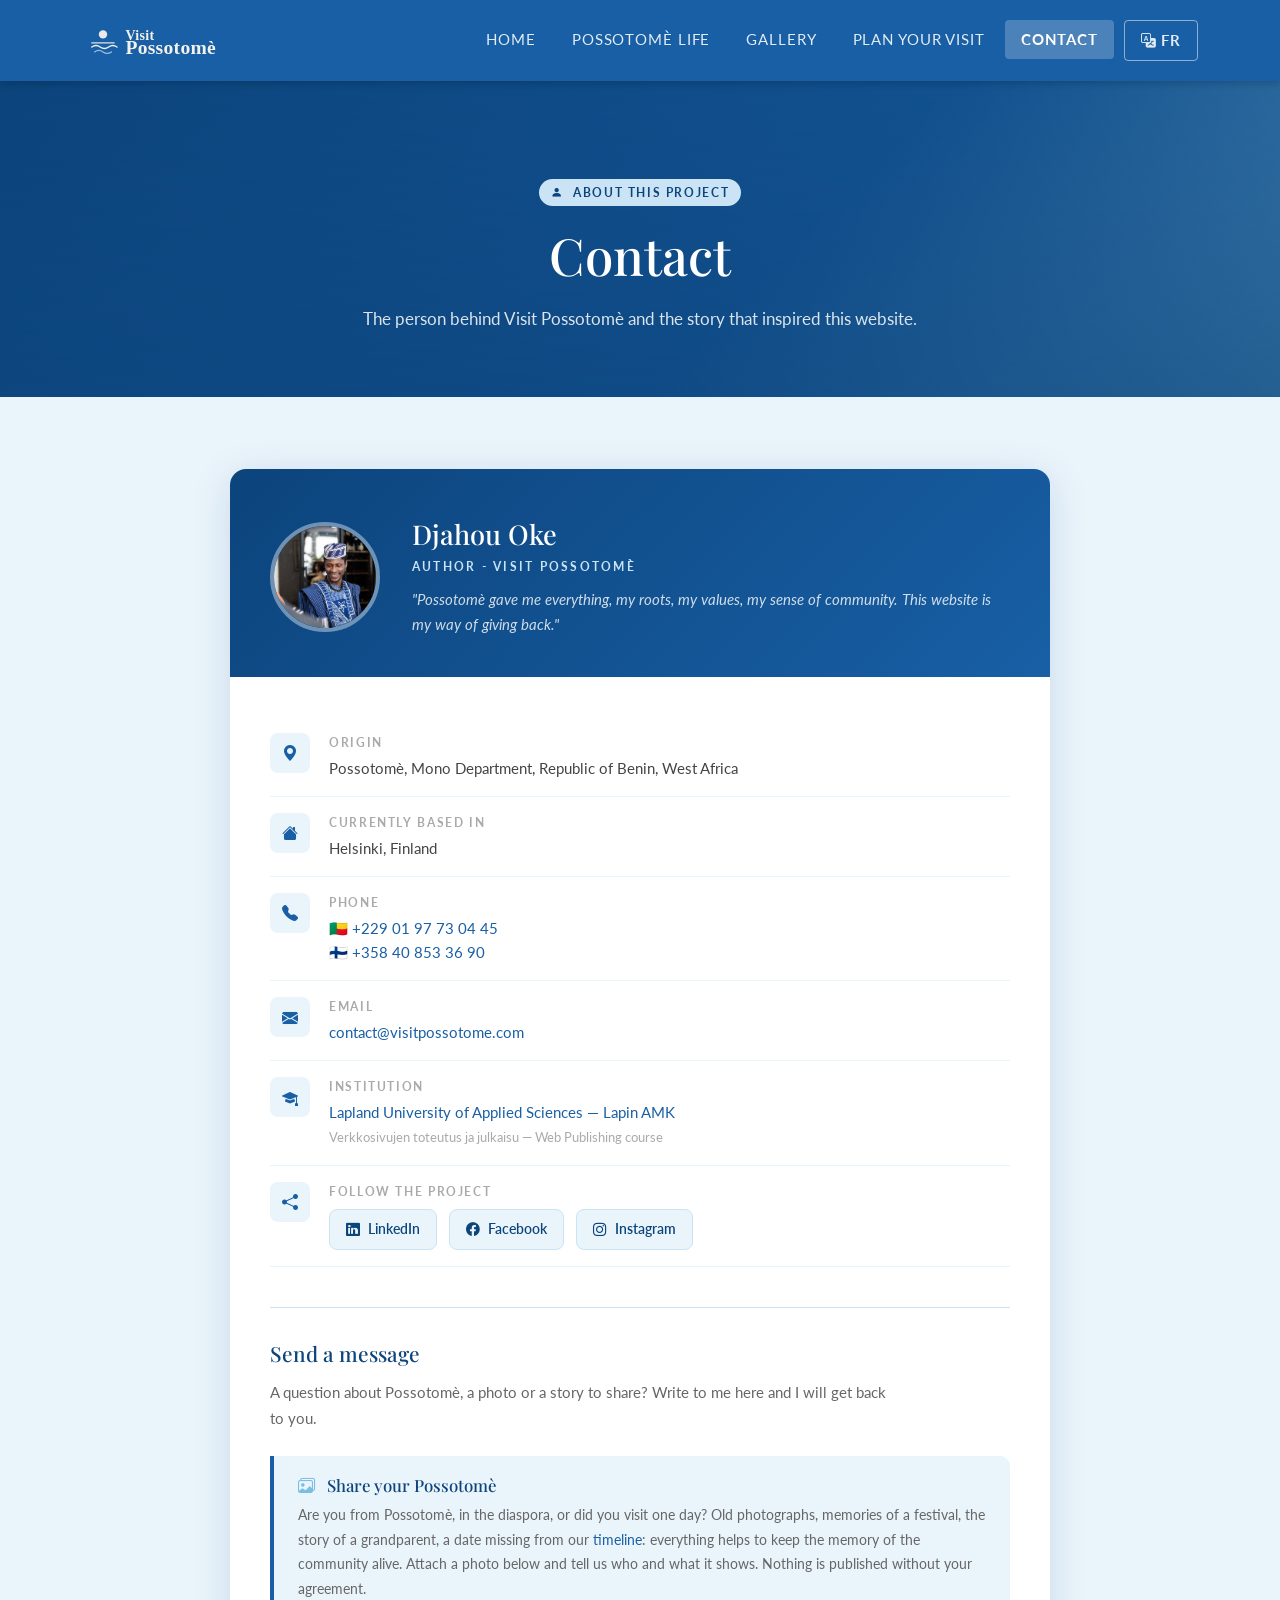
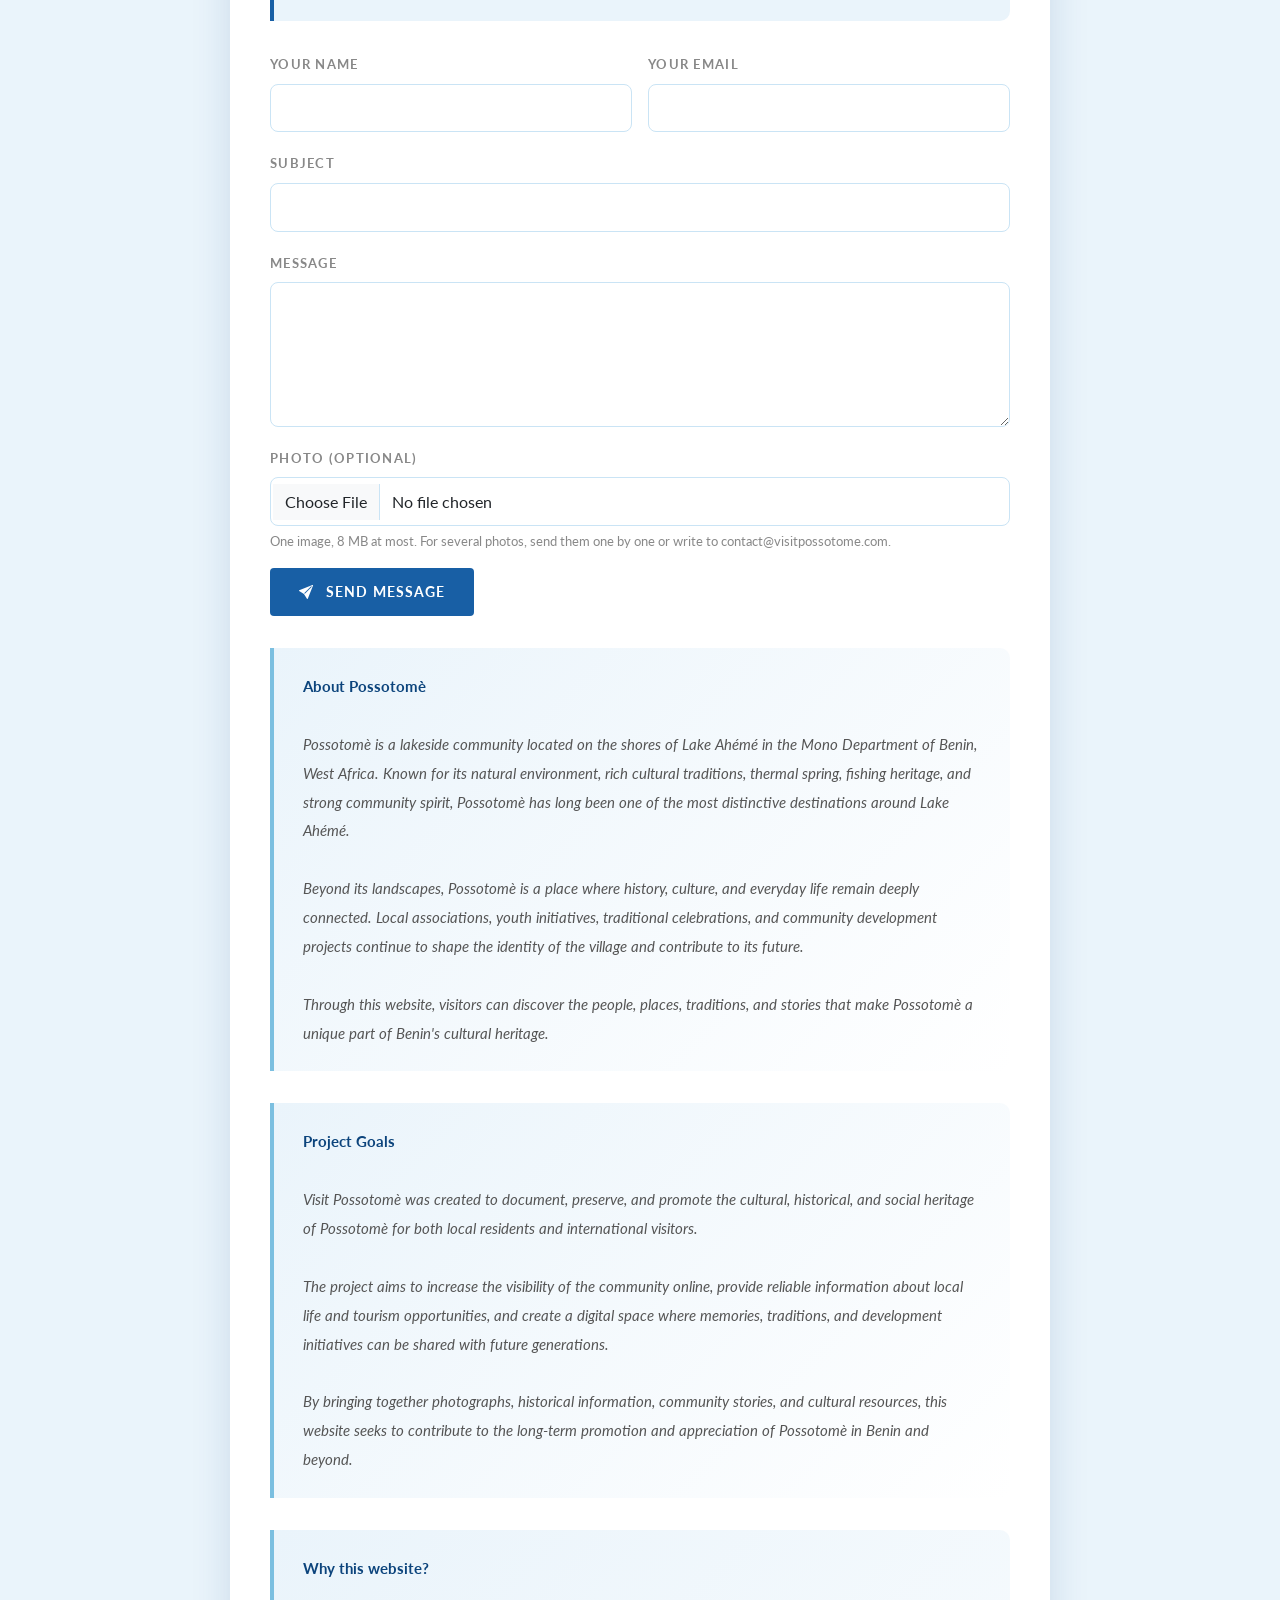
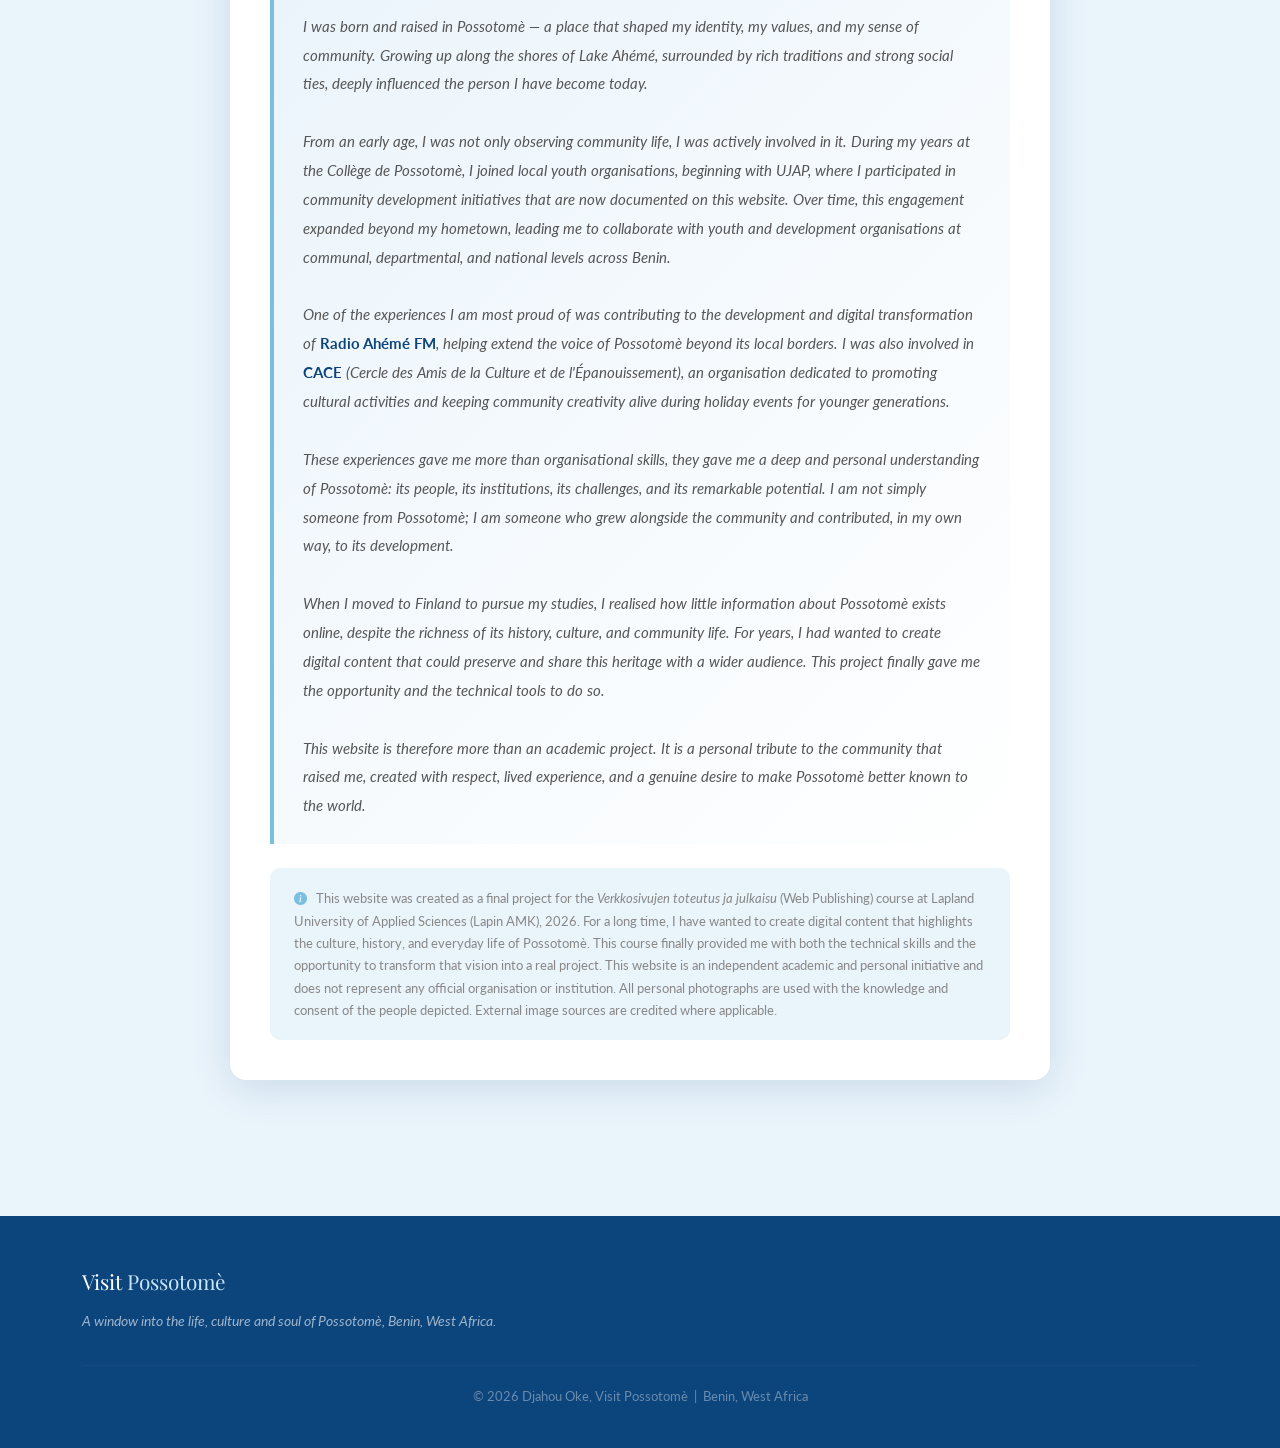
<file: contact.html>
<!DOCTYPE html>
<html lang="en">
<head>
  <meta charset="UTF-8">
  <meta name="viewport" content="width=device-width, initial-scale=1">
  <title>Contact & About | Visit Possotomè</title>
  <meta name="description" content="Contact Visit Possotomè — learn more about this project and its author, Djahou Oke, and send a message.">
  <meta name="theme-color" content="#185FA5">
  <link rel="canonical" href="https://visitpossotome.com/contact">
  <link rel="alternate" hreflang="en" href="https://visitpossotome.com/contact">
  <link rel="alternate" hreflang="fr" href="https://visitpossotome.com/fr/contact">
  <link rel="alternate" hreflang="x-default" href="https://visitpossotome.com/contact">

  <!-- Open Graph / Twitter -->
  <meta property="og:type" content="website">
  <meta property="og:site_name" content="Visit Possotomè">
  <meta property="og:title" content="Contact & About | Visit Possotomè">
  <meta property="og:description" content="The person behind Visit Possotomè and the story that inspired this website.">
  <meta property="og:url" content="https://visitpossotome.com/contact">
  <meta property="og:image" content="https://visitpossotome.com/img/possotome-cover.jpg">
  <meta property="og:image:width" content="1200">
  <meta property="og:image:height" content="630">
  <meta property="og:locale" content="en_GB">
  <meta property="og:locale:alternate" content="fr_FR">
  <meta name="twitter:card" content="summary_large_image">

  <!-- Icônes -->
  <link rel="icon" type="image/png" href="/favicon-96x96.png" sizes="96x96">
  <link rel="icon" type="image/svg+xml" href="/favicon.svg">
  <link rel="shortcut icon" href="/favicon.ico">
  <link rel="apple-touch-icon" sizes="180x180" href="/apple-touch-icon.png">
  <meta name="apple-mobile-web-app-title" content="Visit Possotomè">
  <link rel="manifest" href="/site.webmanifest">

  <!-- Polices + Bootstrap 5 + notre CSS unique -->
  <link rel="preconnect" href="https://fonts.googleapis.com">
  <link rel="preconnect" href="https://fonts.gstatic.com" crossorigin>
  <link rel="preconnect" href="https://cdn.jsdelivr.net" crossorigin>
  <link href="https://fonts.googleapis.com/css2?family=Playfair+Display:wght@400;700&family=Lato:wght@300;400;700&display=swap" rel="stylesheet">
  <link href="https://cdn.jsdelivr.net/npm/bootstrap@5.3.8/dist/css/bootstrap.min.css" rel="stylesheet">
  <link href="https://cdn.jsdelivr.net/npm/bootstrap-icons@1.11.0/font/bootstrap-icons.css" rel="stylesheet">
  <link rel="stylesheet" href="css/style.css">
</head>
<body>

  <a class="skip-link" href="#main">Skip to content</a>

  <!-- ============================================
       NAVBAR
       ============================================ -->
  <nav class="navbar navbar-expand-lg sticky-top" aria-label="Main navigation">
    <div class="container">
      <a class="navbar-brand d-flex align-items-center" href="index.html">
        <img src="img/logo.svg" alt="Visit Possotomè" class="logo-img" width="220" height="60">
      </a>
      <button class="navbar-toggler" type="button"
              data-bs-toggle="collapse"
              data-bs-target="#menuPrincipal"
              aria-controls="menuPrincipal"
              aria-expanded="false"
              aria-label="Open navigation menu">
        <span class="navbar-toggler-icon"></span>
      </button>
      <div class="collapse navbar-collapse" id="menuPrincipal">
        <ul class="navbar-nav ms-auto gap-1">
          <li class="nav-item"><a class="nav-link" href="index.html">Home</a></li>
          <li class="nav-item"><a class="nav-link" href="life.html">Possotomè Life</a></li>
          <li class="nav-item"><a class="nav-link" href="gallery.html">Gallery</a></li>
          <li class="nav-item"><a class="nav-link" href="visit.html">Plan Your Visit</a></li>
          <li class="nav-item"><a class="nav-link active" aria-current="page" href="contact.html">Contact</a></li>
          <li class="nav-item"><a class="nav-link vp-lang" href="fr/contact.html" lang="fr" hreflang="fr" aria-label="Version française"><i class="bi bi-translate me-1" aria-hidden="true"></i>FR</a></li>
        </ul>
      </div>
    </div>
  </nav>

  <main id="main">

  <!-- ============================================
       EN-TÊTE DE PAGE
       ============================================ -->
  <header class="vp-page-hero">
    <span class="vp-tag mb-3 d-inline-block">
      <i class="bi bi-person-fill me-1" aria-hidden="true"></i> About this project
    </span>
    <h1>Contact</h1>
    <p>
      The person behind Visit Possotomè and the story
      that inspired this website.
    </p>
  </header>

  <!-- ============================================
       CARTE DE VISITE
       ============================================ -->
  <section class="vp-section vp-section-light" aria-label="Contact details and about the author">
    <div class="container">

      <div class="vp-contact-card">

        <!-- EN-TÊTE : photo + nom + citation courte -->
        <div class="vp-contact-card-header">
          <img src="img/sabin.jpg"
               alt="Djahou Oke, author of Visit Possotomè"
               class="vp-contact-avatar" width="110" height="110">

          <div class="vp-contact-header-info">
            <h2>Djahou Oke</h2>
            <div class="vp-contact-role">Author - Visit Possotomè</div>
            <p>
              "Possotomè gave me everything, my roots, my values,
              my sense of community. This website is my way of giving back."
            </p>
          </div>
        </div>

        <!-- CORPS : informations de contact -->
        <div class="vp-contact-card-body">

          <!-- Origine -->
          <div class="vp-contact-info-row">
            <div class="vp-contact-info-icon"><i class="bi bi-geo-alt-fill" aria-hidden="true"></i></div>
            <div>
              <div class="vp-contact-info-label">Origin</div>
              <div class="vp-contact-info-value">
                Possotomè, Mono Department, Republic of Benin, West Africa
              </div>
            </div>
          </div>

          <!-- Localisation actuelle -->
          <div class="vp-contact-info-row">
            <div class="vp-contact-info-icon"><i class="bi bi-house-fill" aria-hidden="true"></i></div>
            <div>
              <div class="vp-contact-info-label">Currently based in</div>
              <div class="vp-contact-info-value">Helsinki, Finland</div>
            </div>
          </div>

          <!-- Téléphone -->
          <div class="vp-contact-info-row">
            <div class="vp-contact-info-icon"><i class="bi bi-telephone-fill" aria-hidden="true"></i></div>
            <div>
              <div class="vp-contact-info-label">Phone</div>
              <div class="vp-contact-info-value">
                <a href="tel:+2290197730445"><span aria-hidden="true">🇧🇯</span> +229 01 97 73 04 45 <span class="visually-hidden">(Benin)</span></a>
                <br>
                <a href="tel:+358408533690"><span aria-hidden="true">🇫🇮</span> +358 40 853 36 90 <span class="visually-hidden">(Finland)</span></a>
              </div>
            </div>
          </div>

          <!-- Email -->
          <div class="vp-contact-info-row">
            <div class="vp-contact-info-icon"><i class="bi bi-envelope-fill" aria-hidden="true"></i></div>
            <div>
              <div class="vp-contact-info-label">Email</div>
              <div class="vp-contact-info-value">
                <a href="mailto:contact@visitpossotome.com">contact@visitpossotome.com</a>
              </div>
            </div>
          </div>

          <!-- Institution -->
          <div class="vp-contact-info-row">
            <div class="vp-contact-info-icon"><i class="bi bi-mortarboard-fill" aria-hidden="true"></i></div>
            <div>
              <div class="vp-contact-info-label">Institution</div>
              <div class="vp-contact-info-value">
                <a href="https://www.lapinamk.fi" target="_blank" rel="noopener noreferrer">
                  Lapland University of Applied Sciences — Lapin AMK
                </a><br>
                <span class="vp-contact-info-small">
                  Verkkosivujen toteutus ja julkaisu — Web Publishing course
                </span>
              </div>
            </div>
          </div>

          <!-- Réseaux sociaux -->
          <div class="vp-contact-info-row">
            <div class="vp-contact-info-icon"><i class="bi bi-share-fill" aria-hidden="true"></i></div>
            <div>
              <div class="vp-contact-info-label">Follow the project</div>
              <div class="vp-social-links">
                <a href="https://www.linkedin.com/in/djahou-oke" target="_blank" class="vp-social-btn" rel="noopener noreferrer">
                  <i class="bi bi-linkedin" aria-hidden="true"></i> LinkedIn
                </a>
                <a href="https://www.facebook.com/share/1CPqD4ivii/" class="vp-social-btn" target="_blank" rel="noopener noreferrer">
                  <i class="bi bi-facebook" aria-hidden="true"></i> Facebook
                </a>
                <a href="https://www.instagram.com/okedjahou" class="vp-social-btn" target="_blank" rel="noopener noreferrer">
                  <i class="bi bi-instagram" aria-hidden="true"></i> Instagram
                </a>
              </div>
            </div>
          </div>

          <!-- ============================================
               FORMULAIRE DE CONTACT (Netlify Forms)
               Netlify détecte l'attribut data-netlify au
               déploiement et collecte les messages dans
               le tableau de bord du site (Forms).
               ============================================ -->
          <div class="vp-contact-form" id="message">
            <h3>Send a message</h3>
            <p class="vp-section-sub mx-0 mb-4">
              A question about Possotomè, a photo or a story to share?
              Write to me here and I will get back to you.
            </p>

            <!-- Appel à contribution -->
            <div class="vp-contribute" id="contribute">
              <h4>
                <i class="bi bi-images me-2 vp-icon-accent" aria-hidden="true"></i>
                Share your Possotomè
              </h4>
              <p>
                Are you from Possotomè, in the diaspora, or did you visit one
                day? Old photographs, memories of a festival, the story of a
                grandparent, a date missing from our
                <a href="life.html#history">timeline</a>: everything helps
                to keep the memory of the community alive. Attach a photo
                below and tell us who and what it shows. Nothing is published
                without your agreement.
              </p>
            </div>

            <form name="contact" method="POST" action="/thank-you.html"
                  enctype="multipart/form-data"
                  data-netlify="true" netlify-honeypot="bot-field">
              <input type="hidden" name="form-name" value="contact">
              <p class="visually-hidden">
                <label>Don't fill this out if you're human: <input name="bot-field"></label>
              </p>

              <div class="row g-3">
                <div class="col-md-6">
                  <label for="name" class="form-label">Your name</label>
                  <input type="text" class="form-control" id="name" name="name" required autocomplete="name">
                </div>
                <div class="col-md-6">
                  <label for="email" class="form-label">Your email</label>
                  <input type="email" class="form-control" id="email" name="email" required autocomplete="email">
                </div>
                <div class="col-12">
                  <label for="subject" class="form-label">Subject</label>
                  <input type="text" class="form-control" id="subject" name="subject" required>
                </div>
                <div class="col-12">
                  <label for="messageText" class="form-label">Message</label>
                  <textarea class="form-control" id="messageText" name="message" rows="5" required></textarea>
                </div>
                <div class="col-12">
                  <label for="photo" class="form-label">Photo (optional)</label>
                  <input type="file" class="form-control" id="photo" name="photo"
                         accept="image/*" aria-describedby="photoHelp">
                  <div class="form-text" id="photoHelp">
                    One image, 8 MB at most. For several photos, send them one
                    by one or write to contact@visitpossotome.com.
                  </div>
                </div>
                <div class="col-12">
                  <button type="submit" class="vp-btn">
                    <i class="bi bi-send-fill me-2" aria-hidden="true"></i> Send message
                  </button>
                </div>
              </div>
            </form>
          </div>

          <!-- À propos -->
          <div class="vp-personal-message">
            <strong>About Possotomè</strong><br><br>
            Possotomè is a lakeside community located on the shores of Lake Ahémé
            in the Mono Department of Benin, West Africa. Known for its natural
            environment, rich cultural traditions, thermal spring, fishing heritage,
            and strong community spirit, Possotomè has long been one of the most
            distinctive destinations around Lake Ahémé.
            <br><br>
            Beyond its landscapes, Possotomè is a place where history, culture,
            and everyday life remain deeply connected. Local associations, youth
            initiatives, traditional celebrations, and community development projects
            continue to shape the identity of the village and contribute to its future.
            <br><br>
            Through this website, visitors can discover the people, places, traditions,
            and stories that make Possotomè a unique part of Benin's cultural heritage.
          </div>

          <div class="vp-personal-message">
            <strong>Project Goals</strong><br><br>
            Visit Possotomè was created to document, preserve, and promote the cultural,
            historical, and social heritage of Possotomè for both local residents and
            international visitors.
            <br><br>
            The project aims to increase the visibility of the community online,
            provide reliable information about local life and tourism opportunities,
            and create a digital space where memories, traditions, and development
            initiatives can be shared with future generations.
            <br><br>
            By bringing together photographs, historical information, community stories,
            and cultural resources, this website seeks to contribute to the long-term
            promotion and appreciation of Possotomè in Benin and beyond.
          </div>

          <div class="vp-personal-message">
            <strong>Why this website?</strong><br><br>
            I was born and raised in Possotomè — a place that shaped my identity,
            my values, and my sense of community. Growing up along the shores of
            Lake Ahémé, surrounded by rich traditions and strong social ties,
            deeply influenced the person I have become today.<br><br>

            From an early age, I was not only observing community life,
            I was actively involved in it. During my years at the Collège de Possotomè,
            I joined local youth organisations, beginning with UJAP, where I
            participated in community development initiatives that are now documented
            on this website. Over time, this engagement expanded beyond my hometown,
            leading me to collaborate with youth and development organisations at
            communal, departmental, and national levels across Benin.<br><br>

            One of the experiences I am most proud of was contributing to the
            development and digital transformation of <strong>Radio Ahémé FM</strong>,
            helping extend the voice of Possotomè beyond its local borders.
            I was also involved in <strong>CACE</strong>
            (Cercle des Amis de la Culture et de l'Épanouissement),
            an organisation dedicated to promoting cultural activities and keeping
            community creativity alive during holiday events for younger generations.<br><br>

            These experiences gave me more than organisational skills,
            they gave me a deep and personal understanding of Possotomè:
            its people, its institutions, its challenges, and its remarkable potential.
            I am not simply someone from Possotomè; I am someone who grew alongside
            the community and contributed, in my own way, to its development.<br><br>

            When I moved to Finland to pursue my studies, I realised how little
            information about Possotomè exists online, despite the richness of its
            history, culture, and community life. For years, I had wanted to create
            digital content that could preserve and share this heritage with a wider audience.
            This project finally gave me the opportunity and the technical tools to do so.<br><br>

            This website is therefore more than an academic project.
            It is a personal tribute to the community that raised me,
            created with respect, lived experience, and a genuine desire
            to make Possotomè better known to the world.
          </div>

          <!-- Disclaimer -->
          <div class="vp-disclaimer">
            <i class="bi bi-info-circle-fill" aria-hidden="true"></i>
            This website was created as a final project for the
            <em>Verkkosivujen toteutus ja julkaisu</em> (Web Publishing)
            course at Lapland University of Applied Sciences (Lapin AMK), 2026.
            For a long time, I have wanted to create digital content that highlights
            the culture, history, and everyday life of Possotomè. This course finally
            provided me with both the technical skills and the opportunity to transform
            that vision into a real project.
            This website is an independent academic and personal initiative and does not
            represent any official organisation or institution.
            All personal photographs are used with the knowledge and consent of the people
            depicted. External image sources are credited where applicable.
          </div>

        </div>
        <!-- fin vp-contact-card-body -->

      </div>
      <!-- fin vp-contact-card -->

    </div>
  </section>

  </main>

  <!-- ============================================
       FOOTER
       ============================================ -->
  <footer>
    <div class="container">
      <div class="vp-footer-brand">Visit <span>Possotomè</span></div>
      <p class="vp-footer-personal">
        A window into the life, culture and soul of Possotomè, Benin, West Africa.
      </p>
      <hr class="vp-footer-divider">
      <p class="vp-footer-bottom">
        &copy; 2026 Djahou Oke, Visit Possotomè &nbsp;|&nbsp; Benin, West Africa
      </p>
    </div>
  </footer>

  <!-- Bootstrap 5 JS -->
  <script src="https://cdn.jsdelivr.net/npm/bootstrap@5.3.8/dist/js/bootstrap.bundle.min.js" defer></script>

</body>
</html>
</file>
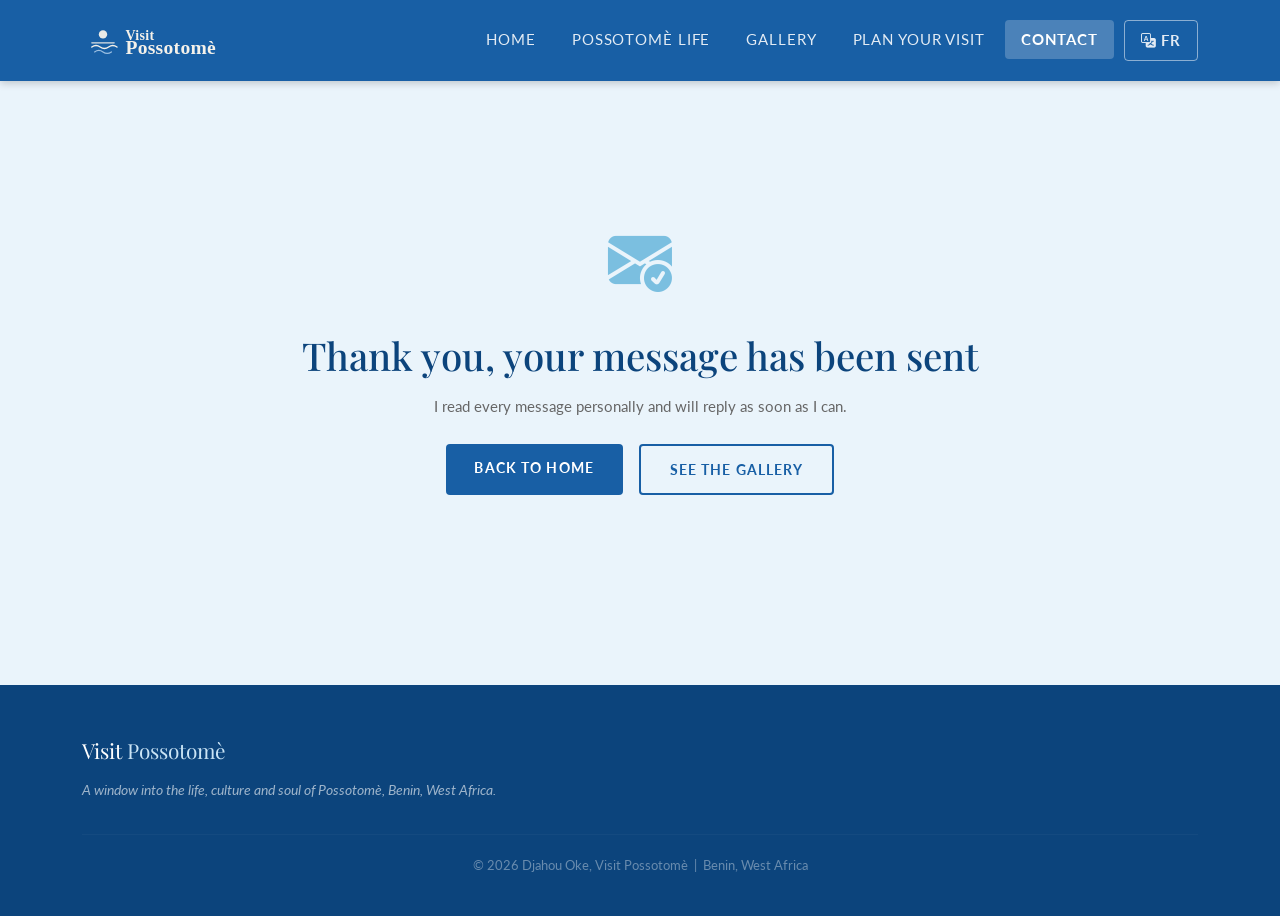
<file: thank-you.html>
<!DOCTYPE html>
<html lang="en">
<head>
  <meta charset="UTF-8">
  <meta name="viewport" content="width=device-width, initial-scale=1">
  <title>Message sent | Visit Possotomè</title>
  <meta name="robots" content="noindex">
  <meta name="theme-color" content="#185FA5">

  <!-- Icônes -->
  <link rel="icon" type="image/png" href="/favicon-96x96.png" sizes="96x96">
  <link rel="icon" type="image/svg+xml" href="/favicon.svg">
  <link rel="shortcut icon" href="/favicon.ico">
  <link rel="apple-touch-icon" sizes="180x180" href="/apple-touch-icon.png">

  <link rel="preconnect" href="https://fonts.googleapis.com">
  <link rel="preconnect" href="https://fonts.gstatic.com" crossorigin>
  <link href="https://fonts.googleapis.com/css2?family=Playfair+Display:wght@400;700&family=Lato:wght@300;400;700&display=swap" rel="stylesheet">
  <link href="https://cdn.jsdelivr.net/npm/bootstrap@5.3.8/dist/css/bootstrap.min.css" rel="stylesheet">
  <link href="https://cdn.jsdelivr.net/npm/bootstrap-icons@1.11.0/font/bootstrap-icons.css" rel="stylesheet">
  <link rel="stylesheet" href="css/style.css">
</head>
<body>

  <a class="skip-link" href="#main">Skip to content</a>

  <nav class="navbar navbar-expand-lg sticky-top" aria-label="Main navigation">
    <div class="container">
      <a class="navbar-brand d-flex align-items-center" href="index.html">
        <img src="img/logo.svg" alt="Visit Possotomè" class="logo-img" width="220" height="60">
      </a>
      <button class="navbar-toggler" type="button"
              data-bs-toggle="collapse"
              data-bs-target="#menuPrincipal"
              aria-controls="menuPrincipal"
              aria-expanded="false"
              aria-label="Open navigation menu">
        <span class="navbar-toggler-icon"></span>
      </button>
      <div class="collapse navbar-collapse" id="menuPrincipal">
        <ul class="navbar-nav ms-auto gap-1">
          <li class="nav-item"><a class="nav-link" href="index.html">Home</a></li>
          <li class="nav-item"><a class="nav-link" href="life.html">Possotomè Life</a></li>
          <li class="nav-item"><a class="nav-link" href="gallery.html">Gallery</a></li>
          <li class="nav-item"><a class="nav-link" href="visit.html">Plan Your Visit</a></li>
          <li class="nav-item"><a class="nav-link active" aria-current="page" href="contact.html">Contact</a></li>
          <li class="nav-item"><a class="nav-link vp-lang" href="fr/index.html" lang="fr" hreflang="fr" aria-label="Version française"><i class="bi bi-translate me-1" aria-hidden="true"></i>FR</a></li>
        </ul>
      </div>
    </div>
  </nav>

  <main id="main">
    <section class="vp-404">
      <div class="container">
        <i class="bi bi-envelope-check-fill vp-thanks-icon" aria-hidden="true"></i>
        <h1 class="mt-3">Thank you, your message has been sent</h1>
        <p class="vp-section-sub mb-4">
          I read every message personally and will reply as soon as I can.
        </p>
        <div class="d-flex flex-wrap justify-content-center gap-3">
          <a href="index.html" class="vp-btn">Back to Home</a>
          <a href="gallery.html" class="vp-btn-outline">See the gallery</a>
        </div>
      </div>
    </section>
  </main>

  <footer>
    <div class="container">
      <div class="vp-footer-brand">Visit <span>Possotomè</span></div>
      <p class="vp-footer-personal">
        A window into the life, culture and soul of Possotomè, Benin, West Africa.
      </p>
      <hr class="vp-footer-divider">
      <p class="vp-footer-bottom">
        &copy; 2026 Djahou Oke, Visit Possotomè &nbsp;|&nbsp; Benin, West Africa
      </p>
    </div>
  </footer>

  <script src="https://cdn.jsdelivr.net/npm/bootstrap@5.3.8/dist/js/bootstrap.bundle.min.js" defer></script>
</body>
</html>
</file>
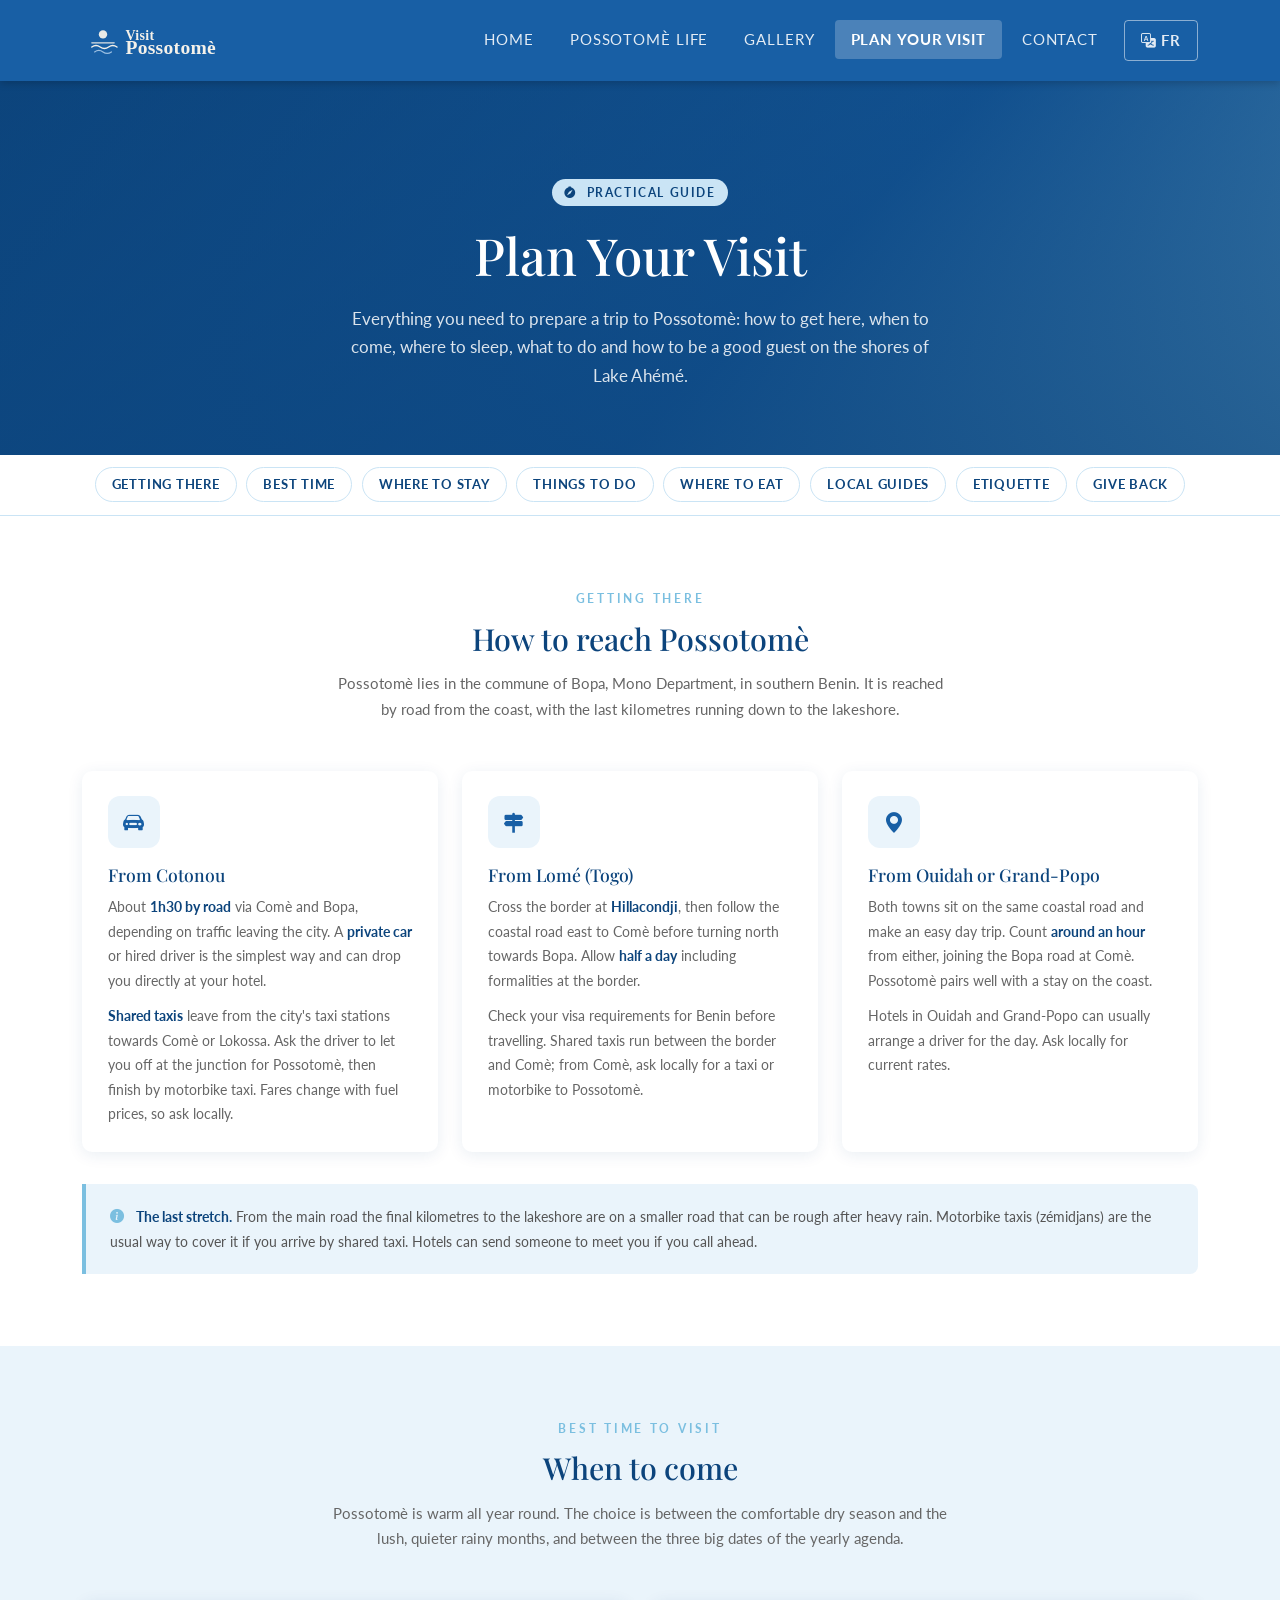
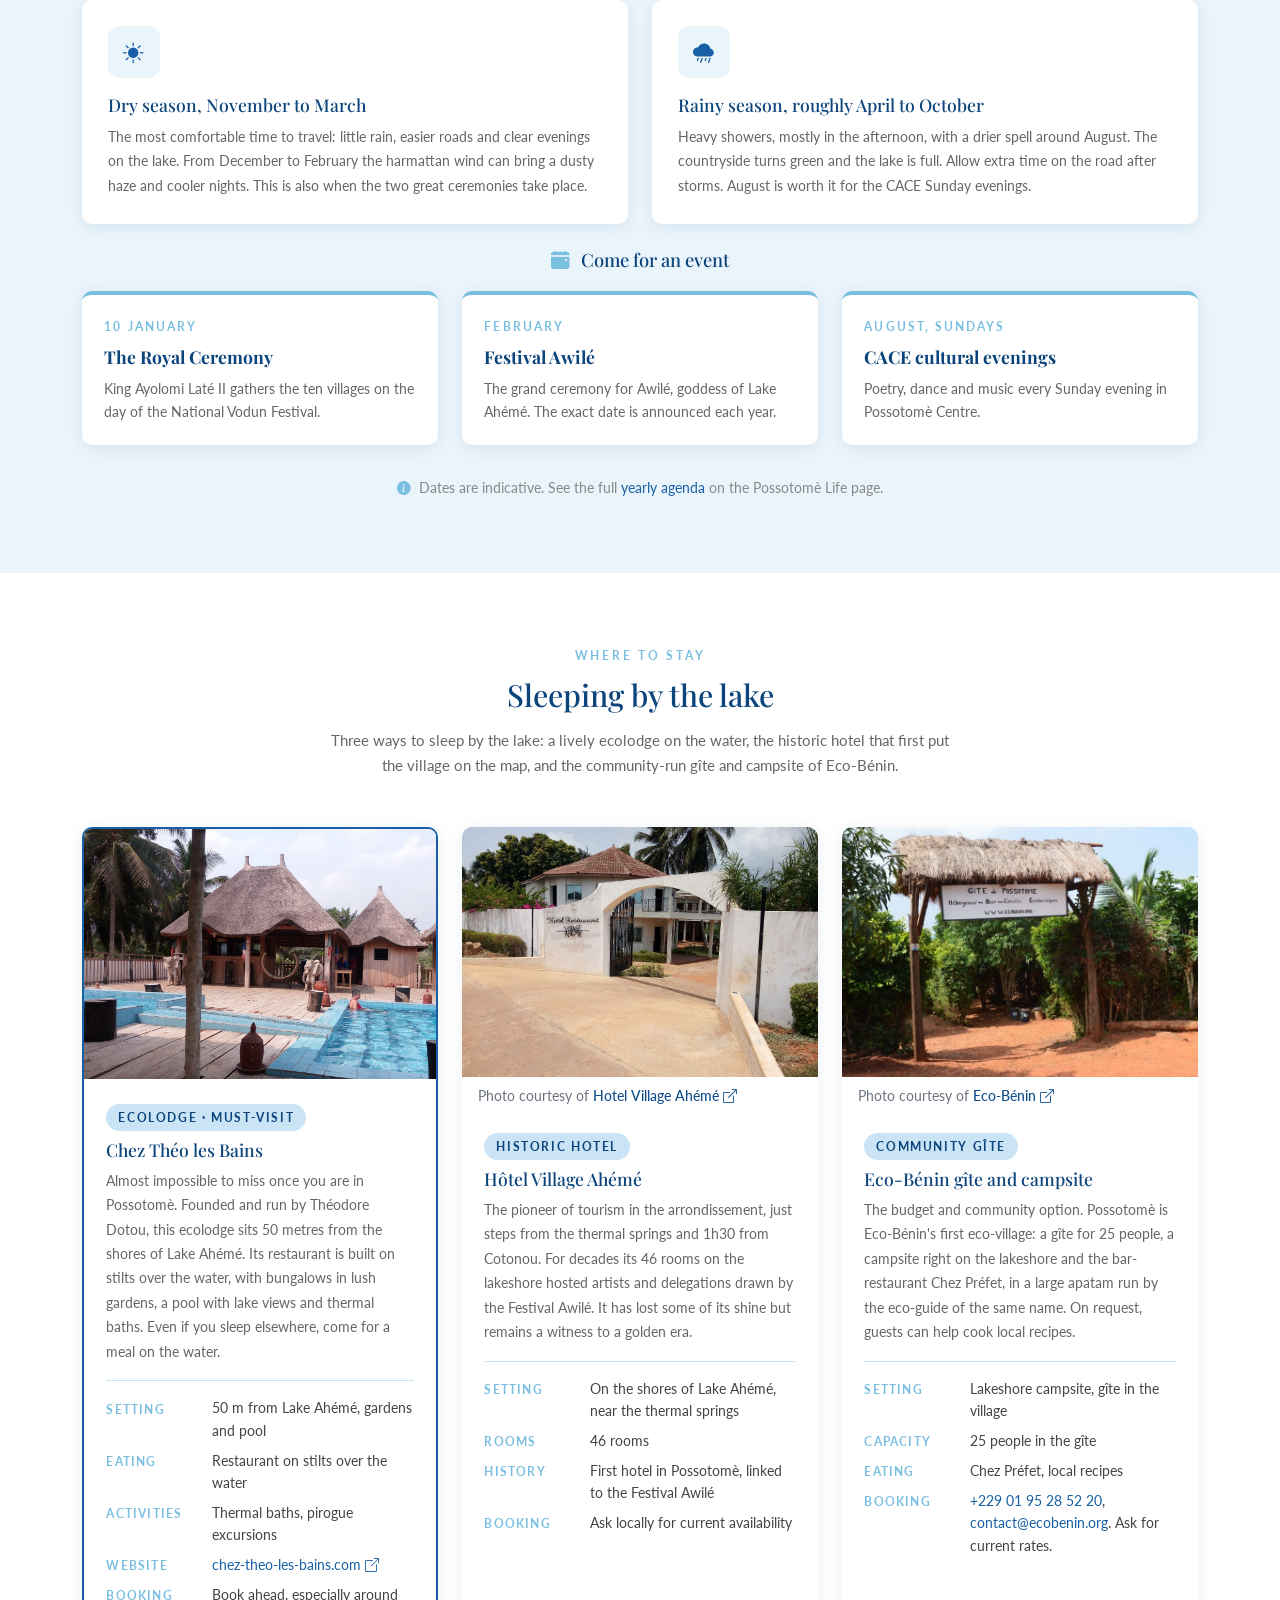
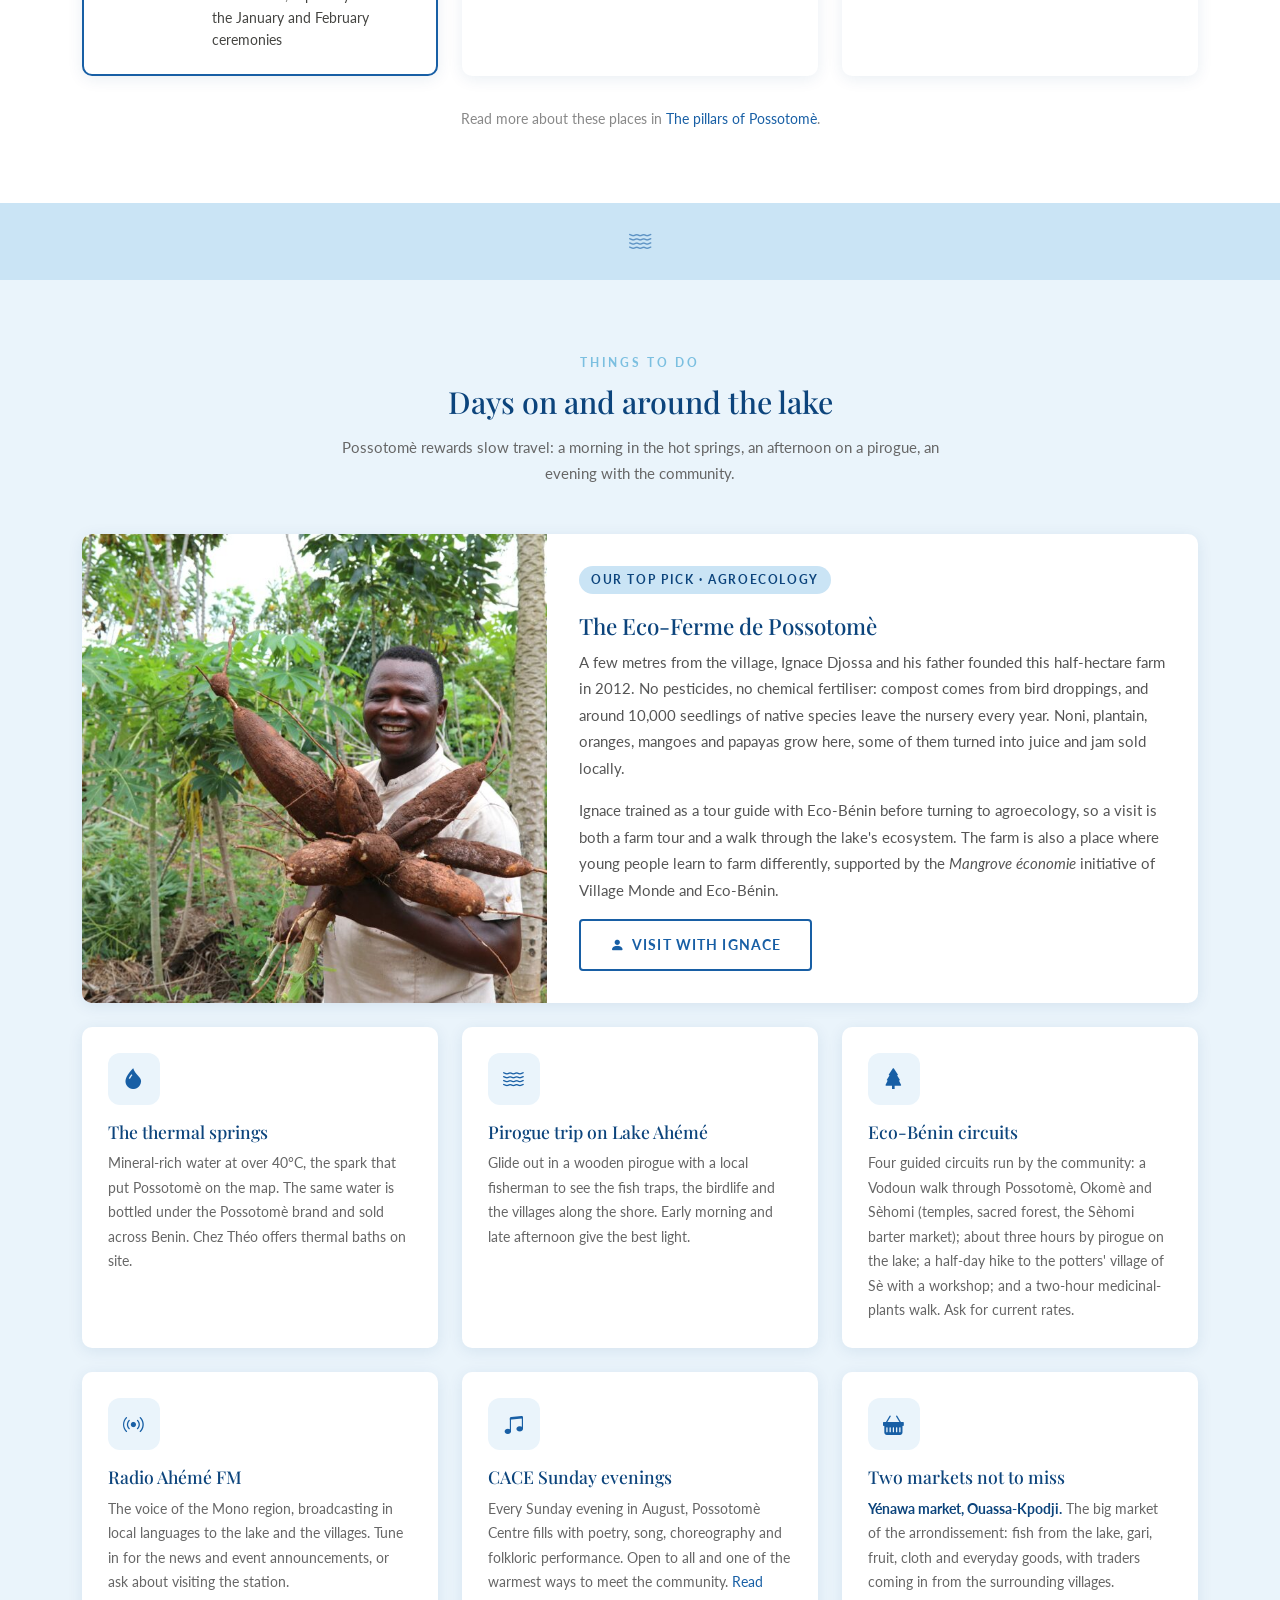
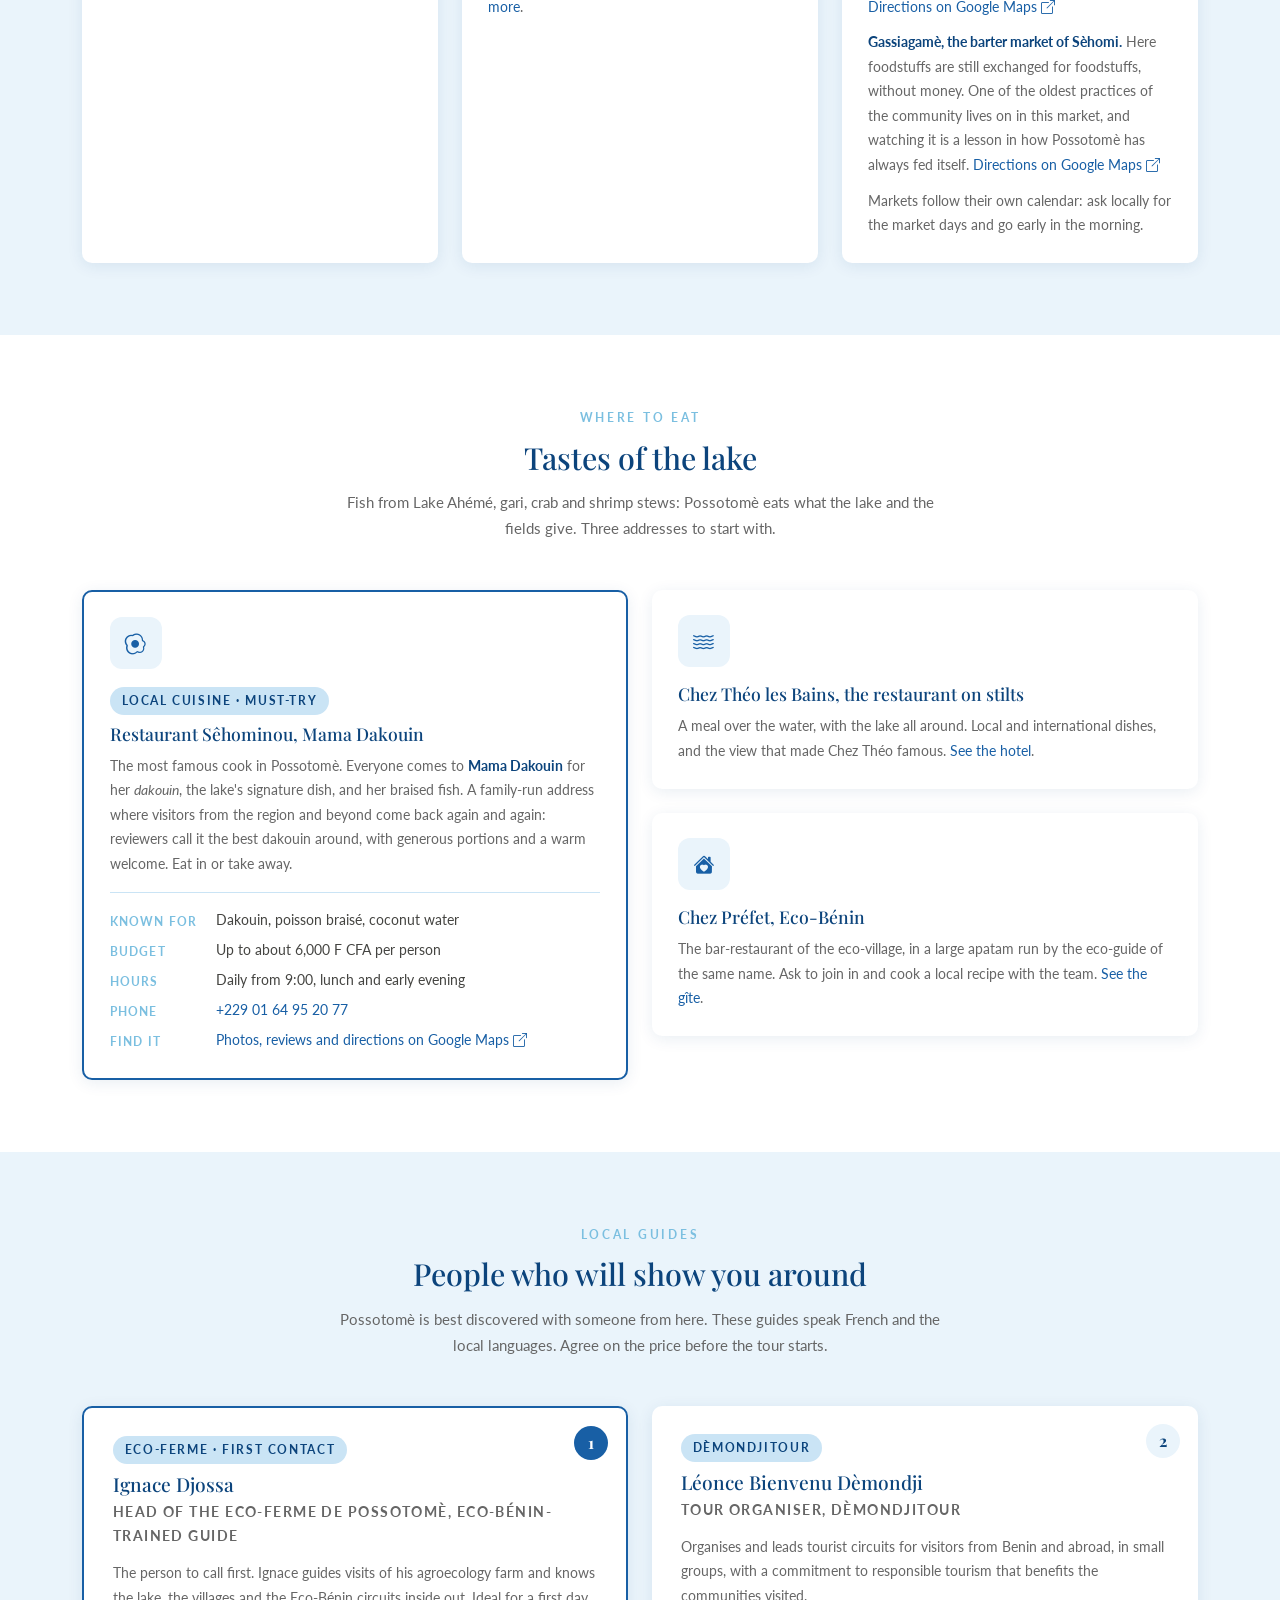
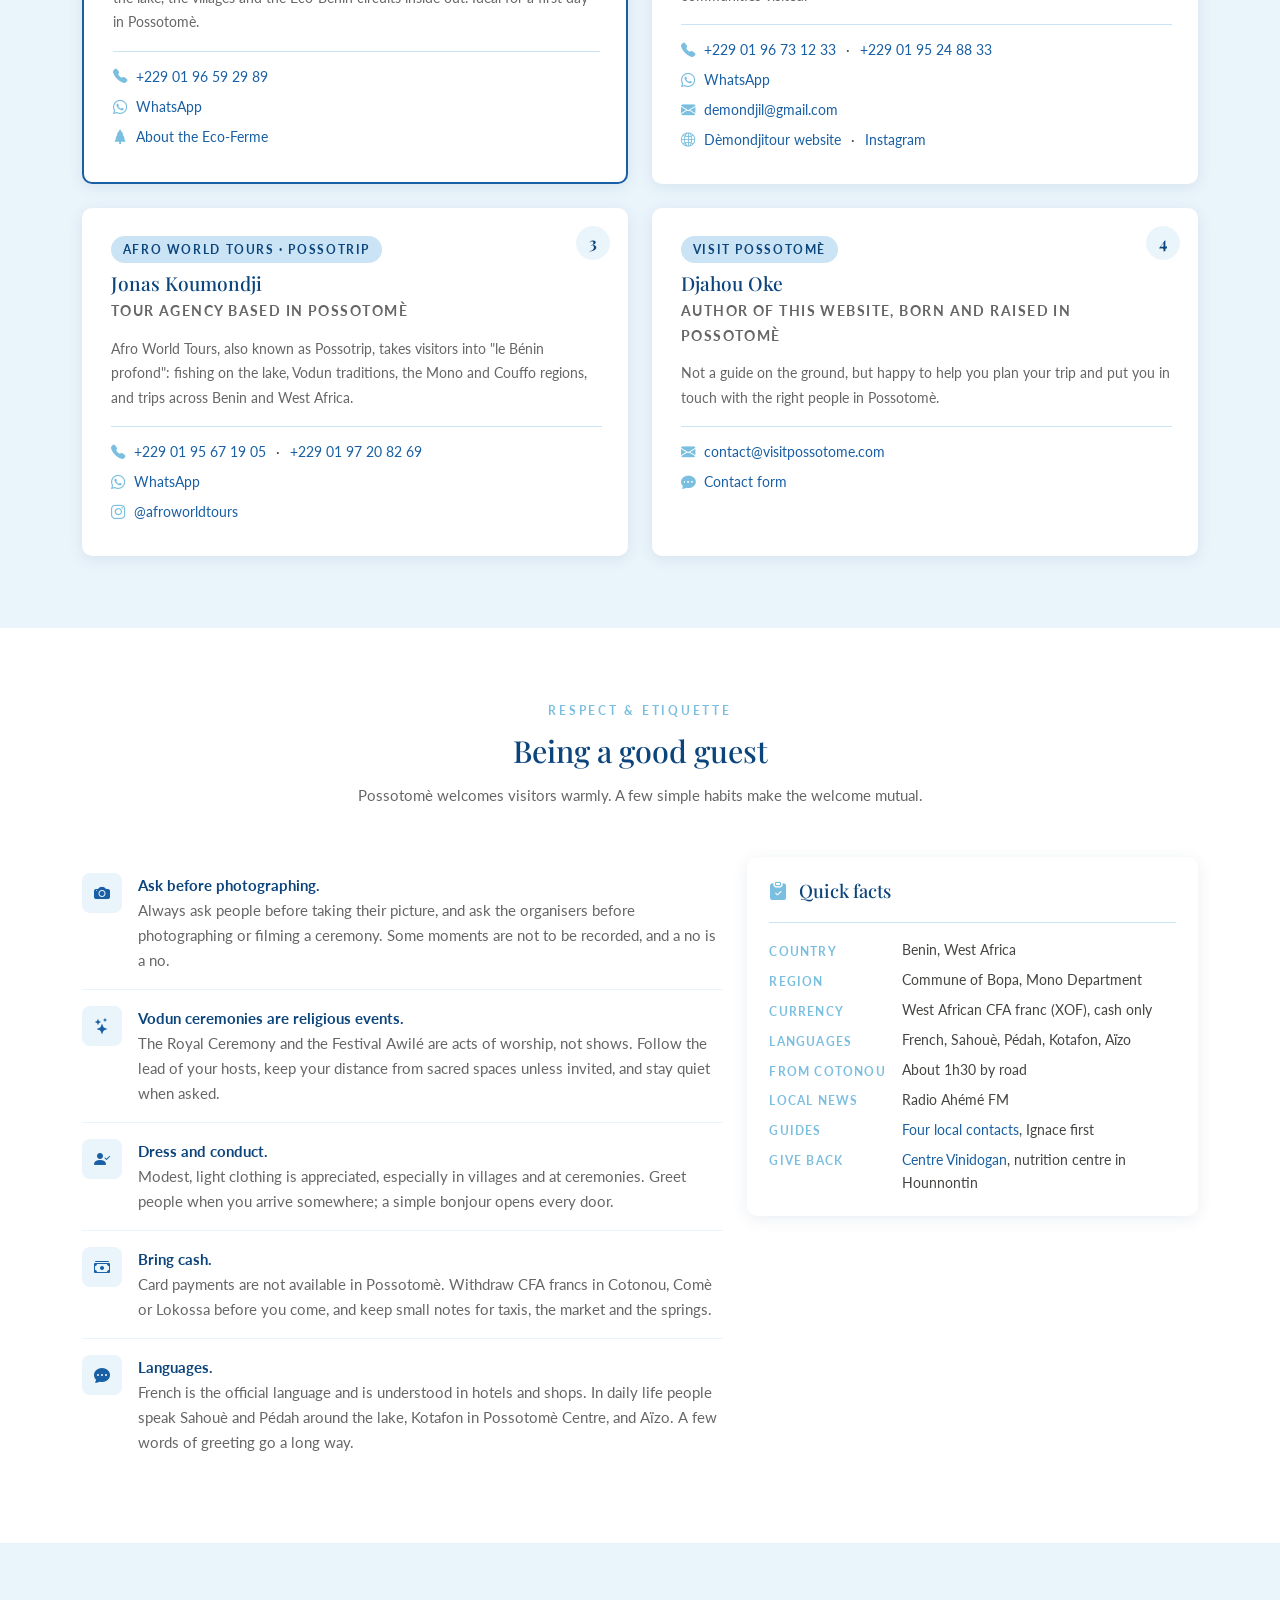
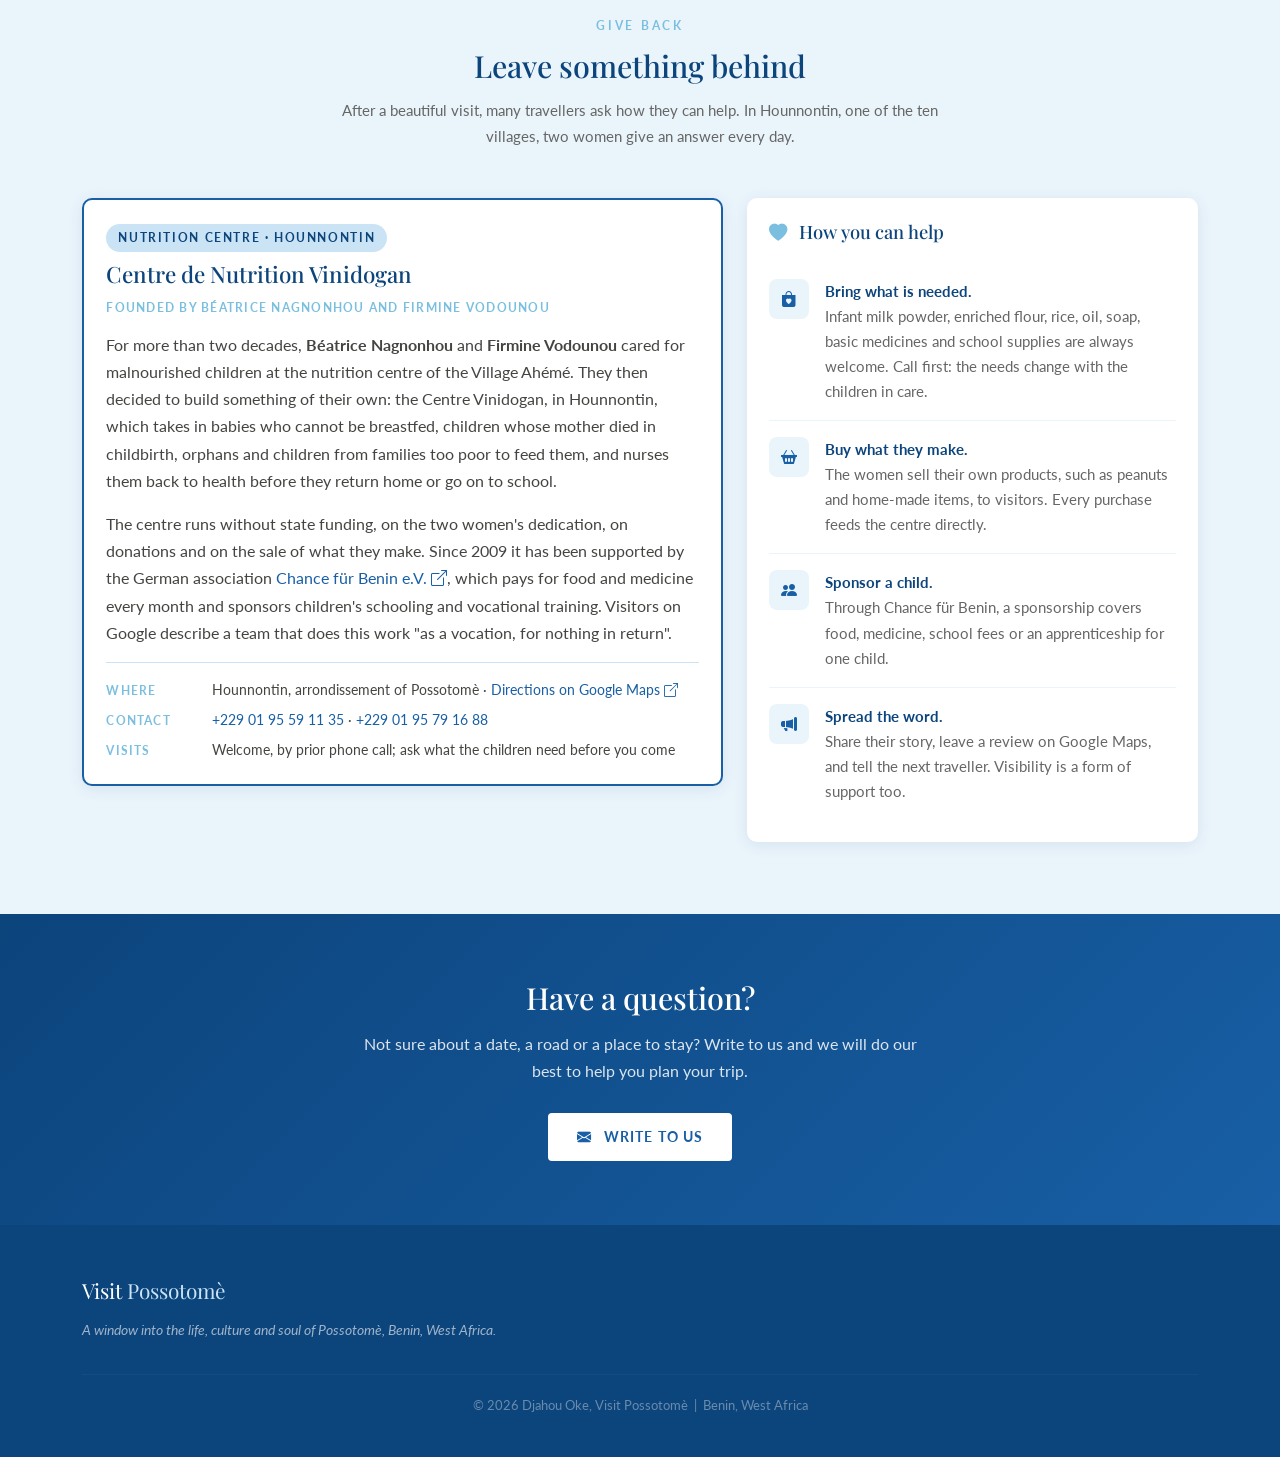
<file: visit.html>
<!DOCTYPE html>
<html lang="en">
<head>
  <meta charset="UTF-8">
  <meta name="viewport" content="width=device-width, initial-scale=1">
  <title>Plan Your Visit | Visit Possotomè</title>
  <meta name="description" content="Practical guide to visiting Possotomè, Benin: how to get there from Cotonou, Lomé, Ouidah and Grand-Popo, the best time to come, where to stay, things to do on Lake Ahémé and local etiquette.">
  <meta name="theme-color" content="#185FA5">
  <link rel="canonical" href="https://visitpossotome.com/visit">
  <link rel="alternate" hreflang="en" href="https://visitpossotome.com/visit">
  <link rel="alternate" hreflang="fr" href="https://visitpossotome.com/fr/visit">
  <link rel="alternate" hreflang="x-default" href="https://visitpossotome.com/visit">

  <!-- Open Graph / Twitter -->
  <meta property="og:type" content="website">
  <meta property="og:site_name" content="Visit Possotomè">
  <meta property="og:title" content="Plan Your Visit | Visit Possotomè">
  <meta property="og:description" content="Getting there, best time to visit, where to stay, things to do and local etiquette for a trip to Possotomè on Lake Ahémé, Benin.">
  <meta property="og:url" content="https://visitpossotome.com/visit">
  <meta property="og:image" content="https://visitpossotome.com/img/possotome-cover.jpg">
  <meta property="og:image:width" content="1200">
  <meta property="og:image:height" content="630">
  <meta property="og:locale" content="en_GB">
  <meta property="og:locale:alternate" content="fr_FR">
  <meta name="twitter:card" content="summary_large_image">

  <!-- Icônes -->
  <link rel="icon" type="image/png" href="/favicon-96x96.png" sizes="96x96">
  <link rel="icon" type="image/svg+xml" href="/favicon.svg">
  <link rel="shortcut icon" href="/favicon.ico">
  <link rel="apple-touch-icon" sizes="180x180" href="/apple-touch-icon.png">
  <meta name="apple-mobile-web-app-title" content="Visit Possotomè">
  <link rel="manifest" href="/site.webmanifest">

  <!-- Polices + Bootstrap 5 + notre CSS unique -->
  <link rel="preconnect" href="https://fonts.googleapis.com">
  <link rel="preconnect" href="https://fonts.gstatic.com" crossorigin>
  <link rel="preconnect" href="https://cdn.jsdelivr.net" crossorigin>
  <link href="https://fonts.googleapis.com/css2?family=Playfair+Display:wght@400;700&family=Lato:wght@300;400;700&display=swap" rel="stylesheet">
  <link href="https://cdn.jsdelivr.net/npm/bootstrap@5.3.8/dist/css/bootstrap.min.css" rel="stylesheet">
  <link href="https://cdn.jsdelivr.net/npm/bootstrap-icons@1.11.0/font/bootstrap-icons.css" rel="stylesheet">
  <link rel="stylesheet" href="css/style.css">

  <!-- Données structurées : page pratique -->
  <script type="application/ld+json">
  {
    "@context": "https://schema.org",
    "@type": "WebPage",
    "name": "Plan Your Visit to Possotomè",
    "url": "https://visitpossotome.com/visit",
    "description": "Practical guide to visiting Possotomè, Benin: getting there, best time to visit, where to stay, things to do and local etiquette.",
    "inLanguage": "en",
    "isPartOf": {
      "@type": "WebSite",
      "name": "Visit Possotomè",
      "url": "https://visitpossotome.com/"
    },
    "about": {
      "@type": "Place",
      "name": "Possotomè",
      "address": { "@type": "PostalAddress", "addressLocality": "Possotomè", "addressRegion": "Mono", "addressCountry": "BJ" }
    },
    "primaryImageOfPage": "https://visitpossotome.com/img/possotome-cover.jpg"
  }
  </script>
</head>
<body>

  <a class="skip-link" href="#main">Skip to content</a>

  <!-- ============================================
       NAVBAR
       ============================================ -->
  <nav class="navbar navbar-expand-lg sticky-top" aria-label="Main navigation">
    <div class="container">
      <a class="navbar-brand d-flex align-items-center" href="index.html">
        <img src="img/logo.svg" alt="Visit Possotomè" class="logo-img" width="220" height="60">
      </a>
      <button class="navbar-toggler" type="button"
              data-bs-toggle="collapse"
              data-bs-target="#menuPrincipal"
              aria-controls="menuPrincipal"
              aria-expanded="false"
              aria-label="Open navigation menu">
        <span class="navbar-toggler-icon"></span>
      </button>
      <div class="collapse navbar-collapse" id="menuPrincipal">
        <ul class="navbar-nav ms-auto gap-1">
          <li class="nav-item"><a class="nav-link" href="index.html">Home</a></li>
          <li class="nav-item"><a class="nav-link" href="life.html">Possotomè Life</a></li>
          <li class="nav-item"><a class="nav-link" href="gallery.html">Gallery</a></li>
          <li class="nav-item"><a class="nav-link active" aria-current="page" href="visit.html">Plan Your Visit</a></li>
          <li class="nav-item"><a class="nav-link" href="contact.html">Contact</a></li>
          <li class="nav-item"><a class="nav-link vp-lang" href="fr/visit.html" lang="fr" hreflang="fr" aria-label="Version française"><i class="bi bi-translate me-1" aria-hidden="true"></i>FR</a></li>
        </ul>
      </div>
    </div>
  </nav>

  <main id="main">

  <!-- ============================================
       EN-TÊTE DE PAGE
       ============================================ -->
  <header class="vp-page-hero">
    <span class="vp-tag mb-3 d-inline-block">
      <i class="bi bi-compass-fill me-1" aria-hidden="true"></i> Practical guide
    </span>
    <h1>Plan Your Visit</h1>
    <p>
      Everything you need to prepare a trip to Possotomè: how to get here,
      when to come, where to sleep, what to do and how to be a good guest
      on the shores of Lake Ahémé.
    </p>
  </header>

  <!-- Sommaire de la page -->
  <nav class="vp-visit-jump" aria-label="On this page">
    <div class="container">
      <ul>
        <li><a href="#getting-there">Getting there</a></li>
        <li><a href="#when">Best time</a></li>
        <li><a href="#stay">Where to stay</a></li>
        <li><a href="#do">Things to do</a></li>
        <li><a href="#eat">Where to eat</a></li>
        <li><a href="#guides">Local guides</a></li>
        <li><a href="#etiquette">Etiquette</a></li>
        <li><a href="#give-back">Give back</a></li>
      </ul>
    </div>
  </nav>

  <!-- ============================================
       1. COMMENT VENIR
       ============================================ -->
  <section class="vp-section vp-section-white" id="getting-there" aria-labelledby="h-getting-there">
    <div class="container">

      <div class="vp-section-header">
        <p class="vp-section-label">Getting there</p>
        <h2 id="h-getting-there">How to reach Possotomè</h2>
        <p class="vp-section-sub">
          Possotomè lies in the commune of Bopa, Mono Department, in southern
          Benin. It is reached by road from the coast, with the last kilometres
          running down to the lakeshore.
        </p>
      </div>

      <div class="row g-4">

        <!-- Depuis Cotonou -->
        <div class="col-md-6 col-lg-4">
          <article class="vp-card vp-visit-card">
            <div class="vp-visit-icon"><i class="bi bi-car-front-fill" aria-hidden="true"></i></div>
            <h3>From Cotonou</h3>
            <p>
              About <strong>1h30 by road</strong> via Comè and Bopa, depending on
              traffic leaving the city. A <strong>private car</strong> or hired
              driver is the simplest way and can drop you directly at your hotel.
            </p>
            <p>
              <strong>Shared taxis</strong> leave from the city's taxi stations
              towards Comè or Lokossa. Ask the driver to let you off at the
              junction for Possotomè, then finish by motorbike taxi. Fares change
              with fuel prices, so ask locally.
            </p>
          </article>
        </div>

        <!-- Depuis Lomé -->
        <div class="col-md-6 col-lg-4">
          <article class="vp-card vp-visit-card">
            <div class="vp-visit-icon"><i class="bi bi-signpost-2-fill" aria-hidden="true"></i></div>
            <h3>From Lomé (Togo)</h3>
            <p>
              Cross the border at <strong>Hillacondji</strong>, then follow the
              coastal road east to Comè before turning north towards Bopa.
              Allow <strong>half a day</strong> including formalities at the border.
            </p>
            <p>
              Check your visa requirements for Benin before travelling. Shared
              taxis run between the border and Comè; from Comè, ask locally for
              a taxi or motorbike to Possotomè.
            </p>
          </article>
        </div>

        <!-- Depuis Ouidah / Grand-Popo -->
        <div class="col-md-6 col-lg-4">
          <article class="vp-card vp-visit-card">
            <div class="vp-visit-icon"><i class="bi bi-geo-alt-fill" aria-hidden="true"></i></div>
            <h3>From Ouidah or Grand-Popo</h3>
            <p>
              Both towns sit on the same coastal road and make an easy day
              trip. Count <strong>around an hour</strong> from either, joining the
              Bopa road at Comè. Possotomè pairs well with a stay on the coast.
            </p>
            <p>
              Hotels in Ouidah and Grand-Popo can usually arrange a driver for
              the day. Ask locally for current rates.
            </p>
          </article>
        </div>

      </div>

      <!-- Note : derniers kilomètres -->
      <div class="vp-note vp-visit-note">
        <p>
          <i class="bi bi-info-circle-fill me-2 vp-icon-accent" aria-hidden="true"></i>
          <strong>The last stretch.</strong> From the main road the final
          kilometres to the lakeshore are on a smaller road that can be rough
          after heavy rain. Motorbike taxis (zémidjans) are the usual way to
          cover it if you arrive by shared taxi. Hotels can send someone to
          meet you if you call ahead.
        </p>
      </div>

    </div>
  </section>

  <!-- ============================================
       2. QUAND VENIR
       ============================================ -->
  <section class="vp-section vp-section-light" id="when" aria-labelledby="h-when">
    <div class="container">

      <div class="vp-section-header">
        <p class="vp-section-label">Best time to visit</p>
        <h2 id="h-when">When to come</h2>
        <p class="vp-section-sub">
          Possotomè is warm all year round. The choice is between the
          comfortable dry season and the lush, quieter rainy months,
          and between the three big dates of the yearly agenda.
        </p>
      </div>

      <div class="row g-4 mb-4">

        <div class="col-md-6">
          <article class="vp-card vp-visit-card">
            <div class="vp-visit-icon"><i class="bi bi-sun-fill" aria-hidden="true"></i></div>
            <h3>Dry season, November to March</h3>
            <p>
              The most comfortable time to travel: little rain, easier roads
              and clear evenings on the lake. From December to February the
              harmattan wind can bring a dusty haze and cooler nights. This
              is also when the two great ceremonies take place.
            </p>
          </article>
        </div>

        <div class="col-md-6">
          <article class="vp-card vp-visit-card">
            <div class="vp-visit-icon"><i class="bi bi-cloud-rain-fill" aria-hidden="true"></i></div>
            <h3>Rainy season, roughly April to October</h3>
            <p>
              Heavy showers, mostly in the afternoon, with a drier spell
              around August. The countryside turns green and the lake is full.
              Allow extra time on the road after storms. August is worth it for
              the CACE Sunday evenings.
            </p>
          </article>
        </div>

      </div>

      <h3 class="vp-subheading text-center">
        <i class="bi bi-calendar-event-fill me-2 vp-icon-accent" aria-hidden="true"></i>
        Come for an event
      </h3>

      <div class="row g-4">

        <div class="col-md-4">
          <a class="vp-card vp-visit-event" href="life.html#royal-ceremony">
            <span class="vp-visit-event-date">10 January</span>
            <strong>The Royal Ceremony</strong>
            <span>King Ayolomi Laté II gathers the ten villages on the day of the National Vodun Festival.</span>
          </a>
        </div>

        <div class="col-md-4">
          <a class="vp-card vp-visit-event" href="life.html#awile">
            <span class="vp-visit-event-date">February</span>
            <strong>Festival Awilé</strong>
            <span>The grand ceremony for Awilé, goddess of Lake Ahémé. The exact date is announced each year.</span>
          </a>
        </div>

        <div class="col-md-4">
          <a class="vp-card vp-visit-event" href="life.html#cace">
            <span class="vp-visit-event-date">August, Sundays</span>
            <strong>CACE cultural evenings</strong>
            <span>Poetry, dance and music every Sunday evening in Possotomè Centre.</span>
          </a>
        </div>

      </div>

      <p class="vp-timeline-footnote">
        <i class="bi bi-info-circle-fill me-1 vp-icon-accent" aria-hidden="true"></i>
        Dates are indicative. See the full <a href="life.html#agenda">yearly agenda</a>
        on the Possotomè Life page.
      </p>

    </div>
  </section>

  <!-- ============================================
       3. OÙ DORMIR
       ============================================ -->
  <section class="vp-section vp-section-white" id="stay" aria-labelledby="h-stay">
    <div class="container">

      <div class="vp-section-header">
        <p class="vp-section-label">Where to stay</p>
        <h2 id="h-stay">Sleeping by the lake</h2>
        <p class="vp-section-sub">
          Three ways to sleep by the lake: a lively ecolodge on the water,
          the historic hotel that first put the village on the map, and
          the community-run gîte and campsite of Eco-Bénin.
        </p>
      </div>

      <div class="row g-4">

        <!-- Chez Théo -->
        <div class="col-md-6 col-lg-4">
          <article class="vp-card vp-card-highlight">
            <img src="img/theo2.jpg" alt="Chez Théo restaurant on stilts over Lake Ahémé"
                 class="vp-img-cover vp-img-h250" loading="lazy" decoding="async">
            <div class="vp-card-body">
              <span class="vp-tag">Ecolodge · Must-visit</span>
              <h3>Chez Théo les Bains</h3>
              <p>
                Almost impossible to miss once you are in Possotomè. Founded
                and run by Théodore Dotou, this ecolodge sits 50 metres from
                the shores of Lake Ahémé. Its restaurant is built on stilts
                over the water, with bungalows in lush gardens, a pool with
                lake views and thermal baths. Even if you sleep elsewhere,
                come for a meal on the water.
              </p>
              <dl class="vp-facts">
                <dt>Setting</dt>
                <dd>50 m from Lake Ahémé, gardens and pool</dd>
                <dt>Eating</dt>
                <dd>Restaurant on stilts over the water</dd>
                <dt>Activities</dt>
                <dd>Thermal baths, pirogue excursions</dd>
                <dt>Website</dt>
                <dd>
                  <a href="https://chez-theo-les-bains.com/" target="_blank" rel="noopener noreferrer">
                    chez-theo-les-bains.com
                    <i class="bi bi-box-arrow-up-right" aria-hidden="true"></i>
                  </a>
                </dd>
                <dt>Booking</dt>
                <dd>Book ahead, especially around the January and February ceremonies</dd>
              </dl>
            </div>
          </article>
        </div>

        <!-- Hôtel Village Ahémé -->
        <div class="col-md-6 col-lg-4">
          <article class="vp-card">
            <img src="img/vk1.jpg" alt="Hôtel Village Ahémé, Possotomè"
                 class="vp-img-cover vp-img-h250" loading="lazy" decoding="async">
            <p class="image-credit">
              Photo courtesy of
              <a href="https://www.tripadvisor.co.nz/Hotel_Review-g293765-d3244621-Reviews-Hotel_Village_Aheme-Porto_Novo_Oueme_Department.html#/media/3244621/?type=ALL_INCLUDING_RESTRICTED&albumid=101&category=101"
                 target="_blank" rel="noopener noreferrer">
                Hotel Village Ahémé
                <i class="bi bi-box-arrow-up-right" aria-hidden="true"></i>
              </a>
            </p>
            <div class="vp-card-body">
              <span class="vp-tag">Historic hotel</span>
              <h3>Hôtel Village Ahémé</h3>
              <p>
                The pioneer of tourism in the arrondissement, just steps from
                the thermal springs and 1h30 from Cotonou. For decades its
                46 rooms on the lakeshore hosted artists and delegations
                drawn by the Festival Awilé. It has lost some of its shine
                but remains a witness to a golden era.
              </p>
              <dl class="vp-facts">
                <dt>Setting</dt>
                <dd>On the shores of Lake Ahémé, near the thermal springs</dd>
                <dt>Rooms</dt>
                <dd>46 rooms</dd>
                <dt>History</dt>
                <dd>First hotel in Possotomè, linked to the Festival Awilé</dd>
                <dt>Booking</dt>
                <dd>Ask locally for current availability</dd>
              </dl>
            </div>
          </article>
        </div>

        <!-- Eco-Bénin : gîte et camping -->
        <div class="col-md-6 col-lg-4">
          <article class="vp-card">
            <img src="img/ecobenin.jpg" alt="Eco-Bénin ecotourism site on Lake Ahémé"
                 class="vp-img-cover vp-img-h250" loading="lazy" decoding="async">
            <p class="image-credit">
              Photo courtesy of
              <a href="https://www.ecobenin.org/possotome/" target="_blank" rel="noopener noreferrer">
                Eco-Bénin
                <i class="bi bi-box-arrow-up-right" aria-hidden="true"></i>
              </a>
            </p>
            <div class="vp-card-body">
              <span class="vp-tag">Community gîte</span>
              <h3>Eco-Bénin gîte and campsite</h3>
              <p>
                The budget and community option. Possotomè is Eco-Bénin's
                first eco-village: a gîte for 25 people, a campsite right on
                the lakeshore and the bar-restaurant Chez Préfet, in a large
                apatam run by the eco-guide of the same name. On request,
                guests can help cook local recipes.
              </p>
              <dl class="vp-facts">
                <dt>Setting</dt>
                <dd>Lakeshore campsite, gîte in the village</dd>
                <dt>Capacity</dt>
                <dd>25 people in the gîte</dd>
                <dt>Eating</dt>
                <dd>Chez Préfet, local recipes</dd>
                <dt>Booking</dt>
                <dd>
                  <a href="tel:+2290195285220">+229 01 95 28 52 20</a>,
                  <a href="mailto:contact@ecobenin.org">contact@ecobenin.org</a>.
                  Ask for current rates.
                </dd>
              </dl>
            </div>
          </article>
        </div>

      </div>

      <p class="vp-timeline-footnote">
        Read more about these places in
        <a href="life.html#h-pillars">The pillars of Possotomè</a>.
      </p>

    </div>
  </section>

  <!-- Bande de séparation -->
  <div class="vp-divider-band" aria-hidden="true">
    <i class="bi bi-water"></i>
  </div>

  <!-- ============================================
       4. QUE FAIRE
       ============================================ -->
  <section class="vp-section vp-section-light" id="do" aria-labelledby="h-do">
    <div class="container">

      <div class="vp-section-header">
        <p class="vp-section-label">Things to do</p>
        <h2 id="h-do">Days on and around the lake</h2>
        <p class="vp-section-sub">
          Possotomè rewards slow travel: a morning in the hot springs, an
          afternoon on a pirogue, an evening with the community.
        </p>
      </div>

      <!-- À la une : l'Eco-Ferme de Possotomè -->
      <article class="vp-card vp-feature mb-4" id="eco-ferme">
        <div class="row g-0">
          <div class="col-md-5">
            <img src="img/ignace.jpg" alt="Ignace Djossa smiling and holding freshly harvested cassava roots at the Eco-Ferme de Possotomè"
                 class="vp-feature-img" loading="lazy" decoding="async" width="1024" height="683">
            <p class="image-credit">
              Photo courtesy of
              <a href="https://www.ecobenin.org/de-guide-de-tourisme-a-gardien-de-la-terre-le-pari-vert-dun-jeune-beninois/" target="_blank" rel="noopener noreferrer">
                Eco-Bénin
                <i class="bi bi-box-arrow-up-right" aria-hidden="true"></i>
              </a>
            </p>
          </div>
          <div class="col-md-7">
            <div class="vp-feature-body">
              <span class="vp-tag">Our top pick · Agroecology</span>
              <h3>The Eco-Ferme de Possotomè</h3>
              <p>
                A few metres from the village, Ignace Djossa and his father
                founded this half-hectare farm in 2012. No pesticides, no
                chemical fertiliser: compost comes from bird droppings, and
                around 10,000 seedlings of native species leave the nursery
                every year. Noni, plantain, oranges, mangoes and papayas grow
                here, some of them turned into juice and jam sold locally.
              </p>
              <p>
                Ignace trained as a tour guide with Eco-Bénin before turning
                to agroecology, so a visit is both a farm tour and a walk
                through the lake's ecosystem. The farm is also a place where
                young people learn to farm differently, supported by the
                <em>Mangrove économie</em> initiative of Village Monde and
                Eco-Bénin.
              </p>
              <a href="#guides" class="vp-btn-outline">
                <i class="bi bi-person-fill me-1" aria-hidden="true"></i> Visit with Ignace
              </a>
            </div>
          </div>
        </div>
      </article>

      <div class="row g-4">

        <div class="col-md-6 col-lg-4">
          <article class="vp-card vp-visit-card">
            <div class="vp-visit-icon"><i class="bi bi-droplet-fill" aria-hidden="true"></i></div>
            <h3>The thermal springs</h3>
            <p>
              Mineral-rich water at over 40°C, the spark that put Possotomè
              on the map. The same water is bottled under the Possotomè brand
              and sold across Benin. Chez Théo offers thermal baths on site.
            </p>
          </article>
        </div>

        <div class="col-md-6 col-lg-4">
          <article class="vp-card vp-visit-card">
            <div class="vp-visit-icon"><i class="bi bi-water" aria-hidden="true"></i></div>
            <h3>Pirogue trip on Lake Ahémé</h3>
            <p>
              Glide out in a wooden pirogue with a local fisherman to see the
              fish traps, the birdlife and the villages along the shore.
              Early morning and late afternoon give the best light.
            </p>
          </article>
        </div>

        <div class="col-md-6 col-lg-4">
          <article class="vp-card vp-visit-card">
            <div class="vp-visit-icon"><i class="bi bi-tree-fill" aria-hidden="true"></i></div>
            <h3>Eco-Bénin circuits</h3>
            <p>
              Four guided circuits run by the community: a Vodoun walk through
              Possotomè, Okomè and Sèhomi (temples, sacred forest, the Sèhomi
              barter market); about three hours by pirogue on the lake; a
              half-day hike to the potters' village of Sè with a workshop; and
              a two-hour medicinal-plants walk. Ask for current rates.
            </p>
          </article>
        </div>

        <div class="col-md-6 col-lg-4">
          <article class="vp-card vp-visit-card">
            <div class="vp-visit-icon"><i class="bi bi-broadcast" aria-hidden="true"></i></div>
            <h3>Radio Ahémé FM</h3>
            <p>
              The voice of the Mono region, broadcasting in local languages
              to the lake and the villages. Tune in for the news and event
              announcements, or ask about visiting the station.
            </p>
          </article>
        </div>

        <div class="col-md-6 col-lg-4">
          <article class="vp-card vp-visit-card">
            <div class="vp-visit-icon"><i class="bi bi-music-note-beamed" aria-hidden="true"></i></div>
            <h3>CACE Sunday evenings</h3>
            <p>
              Every Sunday evening in August, Possotomè Centre fills with
              poetry, song, choreography and folkloric performance. Open to
              all and one of the warmest ways to meet the community.
              <a href="life.html#cace">Read more</a>.
            </p>
          </article>
        </div>

        <div class="col-md-6 col-lg-4">
          <article class="vp-card vp-visit-card">
            <div class="vp-visit-icon"><i class="bi bi-basket-fill" aria-hidden="true"></i></div>
            <h3>Two markets not to miss</h3>
            <p>
              <strong>Yénawa market, Ouassa-Kpodji.</strong> The big market of
              the arrondissement: fish from the lake, gari, fruit, cloth and
              everyday goods, with traders coming in from the surrounding
              villages.
              <a href="https://maps.app.goo.gl/6iJSTNCKcEnYnGHE9" target="_blank" rel="noopener noreferrer">
                Directions on Google Maps <i class="bi bi-box-arrow-up-right" aria-hidden="true"></i>
              </a>
            </p>
            <p>
              <strong>Gassiagamè, the barter market of Sèhomi.</strong> Here
              foodstuffs are still exchanged for foodstuffs, without money.
              One of the oldest practices of the community lives on in this
              market, and watching it is a lesson in how Possotomè has always
              fed itself.
              <a href="https://maps.app.goo.gl/k7mWeogfLaXRKhdf9" target="_blank" rel="noopener noreferrer">
                Directions on Google Maps <i class="bi bi-box-arrow-up-right" aria-hidden="true"></i>
              </a>
            </p>
            <p>
              Markets follow their own calendar: ask locally for the market
              days and go early in the morning.
            </p>
          </article>
        </div>

      </div>

    </div>
  </section>

  <!-- ============================================
       5. OÙ MANGER
       ============================================ -->
  <section class="vp-section vp-section-white" id="eat" aria-labelledby="h-eat">
    <div class="container">

      <div class="vp-section-header">
        <p class="vp-section-label">Where to eat</p>
        <h2 id="h-eat">Tastes of the lake</h2>
        <p class="vp-section-sub">
          Fish from Lake Ahémé, gari, crab and shrimp stews: Possotomè eats
          what the lake and the fields give. Three addresses to start with.
        </p>
      </div>

      <div class="row g-4">

        <!-- Mama Dakouin -->
        <div class="col-lg-6">
          <article class="vp-card vp-visit-card vp-card-highlight">
            <div class="vp-visit-icon"><i class="bi bi-egg-fried" aria-hidden="true"></i></div>
            <span class="vp-tag">Local cuisine · Must-try</span>
            <h3>Restaurant Sêhominou, Mama Dakouin</h3>
            <p>
              The most famous cook in Possotomè. Everyone comes to
              <strong>Mama Dakouin</strong> for her <em>dakouin</em>, the
              lake's signature dish, and her braised fish. A family-run
              address where visitors from the region and beyond come back
              again and again: reviewers call it the best dakouin around,
              with generous portions and a warm welcome. Eat in or take away.
            </p>
            <dl class="vp-facts">
              <dt>Known for</dt>
              <dd>Dakouin, poisson braisé, coconut water</dd>
              <dt>Budget</dt>
              <dd>Up to about 6,000 F CFA per person</dd>
              <dt>Hours</dt>
              <dd>Daily from 9:00, lunch and early evening</dd>
              <dt>Phone</dt>
              <dd><a href="tel:+2290164952077">+229 01 64 95 20 77</a></dd>
              <dt>Find it</dt>
              <dd>
                <a href="https://maps.app.goo.gl/SK75KgyG6Y6GTPQR6" target="_blank" rel="noopener noreferrer">
                  Photos, reviews and directions on Google Maps
                  <i class="bi bi-box-arrow-up-right" aria-hidden="true"></i>
                </a>
              </dd>
            </dl>
          </article>
        </div>

        <div class="col-lg-6">
          <div class="row g-4">

            <!-- Chez Théo -->
            <div class="col-12">
              <article class="vp-card vp-visit-card">
                <div class="vp-visit-icon"><i class="bi bi-water" aria-hidden="true"></i></div>
                <h3>Chez Théo les Bains, the restaurant on stilts</h3>
                <p>
                  A meal over the water, with the lake all around. Local and
                  international dishes, and the view that made Chez Théo
                  famous. <a href="#stay">See the hotel</a>.
                </p>
              </article>
            </div>

            <!-- Chez Préfet -->
            <div class="col-12">
              <article class="vp-card vp-visit-card">
                <div class="vp-visit-icon"><i class="bi bi-house-heart-fill" aria-hidden="true"></i></div>
                <h3>Chez Préfet, Eco-Bénin</h3>
                <p>
                  The bar-restaurant of the eco-village, in a large apatam
                  run by the eco-guide of the same name. Ask to join in and
                  cook a local recipe with the team. <a href="#stay">See the gîte</a>.
                </p>
              </article>
            </div>

          </div>
        </div>

      </div>

    </div>
  </section>

  <!-- ============================================
       6. GUIDES LOCAUX
       Ordre de priorité voulu par l'auteur du site.
       ============================================ -->
  <section class="vp-section vp-section-light" id="guides" aria-labelledby="h-guides">
    <div class="container">

      <div class="vp-section-header">
        <p class="vp-section-label">Local guides</p>
        <h2 id="h-guides">People who will show you around</h2>
        <p class="vp-section-sub">
          Possotomè is best discovered with someone from here. These guides
          speak French and the local languages. Agree on the price before
          the tour starts.
        </p>
      </div>

      <div class="row g-4">

        <!-- 1. Ignace, Eco-Ferme -->
        <div class="col-md-6">
          <article class="vp-card vp-guide-card vp-guide-featured">
            <span class="vp-guide-rank">1</span>
            <span class="vp-tag">Eco-Ferme · First contact</span>
            <h3>Ignace Djossa</h3>
            <p class="vp-guide-role">Head of the Eco-Ferme de Possotomè, Eco-Bénin-trained guide</p>
            <p>
              The person to call first. Ignace guides visits of his
              agroecology farm and knows the lake, the villages and the
              Eco-Bénin circuits inside out. Ideal for a first day in
              Possotomè.
            </p>
            <ul class="vp-guide-links">
              <li><i class="bi bi-telephone-fill" aria-hidden="true"></i> <a href="tel:+2290196592989">+229 01 96 59 29 89</a></li>
              <li><i class="bi bi-whatsapp" aria-hidden="true"></i> <a href="https://wa.me/2290196592989" target="_blank" rel="noopener noreferrer">WhatsApp</a></li>
              <li><i class="bi bi-tree-fill" aria-hidden="true"></i> <a href="#eco-ferme">About the Eco-Ferme</a></li>
            </ul>
          </article>
        </div>

        <!-- 2. Léonce Bienvenu Dèmondji -->
        <div class="col-md-6">
          <article class="vp-card vp-guide-card">
            <span class="vp-guide-rank">2</span>
            <span class="vp-tag">Dèmondjitour</span>
            <h3>Léonce Bienvenu Dèmondji</h3>
            <p class="vp-guide-role">Tour organiser, Dèmondjitour</p>
            <p>
              Organises and leads tourist circuits for visitors from Benin
              and abroad, in small groups, with a commitment to responsible
              tourism that benefits the communities visited.
            </p>
            <ul class="vp-guide-links">
              <li><i class="bi bi-telephone-fill" aria-hidden="true"></i> <a href="tel:+2290196731233">+229 01 96 73 12 33</a> · <a href="tel:+2290195248833">+229 01 95 24 88 33</a></li>
              <li><i class="bi bi-whatsapp" aria-hidden="true"></i> <a href="https://wa.me/2290196731233" target="_blank" rel="noopener noreferrer">WhatsApp</a></li>
              <li><i class="bi bi-envelope-fill" aria-hidden="true"></i> <a href="mailto:demondjil@gmail.com">demondjil@gmail.com</a></li>
              <li><i class="bi bi-globe2" aria-hidden="true"></i> <a href="https://fanoudan.github.io/demondji/" target="_blank" rel="noopener noreferrer">Dèmondjitour website</a> · <a href="https://www.instagram.com/leoncebienvenufe/" target="_blank" rel="noopener noreferrer">Instagram</a></li>
            </ul>
          </article>
        </div>

        <!-- 3. Jonas Koumondji -->
        <div class="col-md-6">
          <article class="vp-card vp-guide-card">
            <span class="vp-guide-rank">3</span>
            <span class="vp-tag">Afro World Tours · Possotrip</span>
            <h3>Jonas Koumondji</h3>
            <p class="vp-guide-role">Tour agency based in Possotomè</p>
            <p>
              Afro World Tours, also known as Possotrip, takes visitors into
              "le Bénin profond": fishing on the lake, Vodun traditions, the
              Mono and Couffo regions, and trips across Benin and West Africa.
            </p>
            <ul class="vp-guide-links">
              <li><i class="bi bi-telephone-fill" aria-hidden="true"></i> <a href="tel:+2290195671905">+229 01 95 67 19 05</a> · <a href="tel:+2290197208269">+229 01 97 20 82 69</a></li>
              <li><i class="bi bi-whatsapp" aria-hidden="true"></i> <a href="https://wa.me/2290195671905" target="_blank" rel="noopener noreferrer">WhatsApp</a></li>
              <li><i class="bi bi-instagram" aria-hidden="true"></i> <a href="https://www.instagram.com/afroworldtours/" target="_blank" rel="noopener noreferrer">@afroworldtours</a></li>
            </ul>
          </article>
        </div>

        <!-- 4. Djahou Oke, auteur du site -->
        <div class="col-md-6">
          <article class="vp-card vp-guide-card">
            <span class="vp-guide-rank">4</span>
            <span class="vp-tag">Visit Possotomè</span>
            <h3>Djahou Oke</h3>
            <p class="vp-guide-role">Author of this website, born and raised in Possotomè</p>
            <p>
              Not a guide on the ground, but happy to help you plan your trip
              and put you in touch with the right people in Possotomè.
            </p>
            <ul class="vp-guide-links">
              <li><i class="bi bi-envelope-fill" aria-hidden="true"></i> <a href="mailto:contact@visitpossotome.com">contact@visitpossotome.com</a></li>
              <li><i class="bi bi-chat-dots-fill" aria-hidden="true"></i> <a href="contact.html#message">Contact form</a></li>
            </ul>
          </article>
        </div>

      </div>

    </div>
  </section>

  <!-- ============================================
       7. RESPECT ET SAVOIR-VIVRE
       ============================================ -->
  <section class="vp-section vp-section-white" id="etiquette" aria-labelledby="h-etiquette">
    <div class="container">

      <div class="vp-section-header">
        <p class="vp-section-label">Respect &amp; etiquette</p>
        <h2 id="h-etiquette">Being a good guest</h2>
        <p class="vp-section-sub">
          Possotomè welcomes visitors warmly. A few simple habits make the
          welcome mutual.
        </p>
      </div>

      <div class="row g-4 align-items-start">

        <div class="col-lg-7">
          <ul class="vp-visit-list">
            <li>
              <i class="bi bi-camera-fill" aria-hidden="true"></i>
              <div>
                <strong>Ask before photographing.</strong>
                Always ask people before taking their picture, and ask the
                organisers before photographing or filming a ceremony. Some
                moments are not to be recorded, and a no is a no.
              </div>
            </li>
            <li>
              <i class="bi bi-stars" aria-hidden="true"></i>
              <div>
                <strong>Vodun ceremonies are religious events.</strong>
                The Royal Ceremony and the Festival Awilé are acts of worship,
                not shows. Follow the lead of your hosts, keep your distance
                from sacred spaces unless invited, and stay quiet when asked.
              </div>
            </li>
            <li>
              <i class="bi bi-person-check-fill" aria-hidden="true"></i>
              <div>
                <strong>Dress and conduct.</strong>
                Modest, light clothing is appreciated, especially in villages
                and at ceremonies. Greet people when you arrive somewhere; a
                simple bonjour opens every door.
              </div>
            </li>
            <li>
              <i class="bi bi-cash-stack" aria-hidden="true"></i>
              <div>
                <strong>Bring cash.</strong>
                Card payments are not available in Possotomè. Withdraw CFA
                francs in Cotonou, Comè or Lokossa before you come, and keep
                small notes for taxis, the market and the springs.
              </div>
            </li>
            <li>
              <i class="bi bi-chat-dots-fill" aria-hidden="true"></i>
              <div>
                <strong>Languages.</strong>
                French is the official language and is understood in hotels
                and shops. In daily life people speak Sahouè and Pédah around
                the lake, Kotafon in Possotomè Centre, and Aïzo. A few words
                of greeting go a long way.
              </div>
            </li>
          </ul>
        </div>

        <div class="col-lg-5">
          <div class="vp-card vp-card-padded">
            <h3 class="vp-subheading">
              <i class="bi bi-clipboard-check-fill me-2 vp-icon-accent" aria-hidden="true"></i>
              Quick facts
            </h3>
            <dl class="vp-facts">
              <dt>Country</dt>
              <dd>Benin, West Africa</dd>
              <dt>Region</dt>
              <dd>Commune of Bopa, Mono Department</dd>
              <dt>Currency</dt>
              <dd>West African CFA franc (XOF), cash only</dd>
              <dt>Languages</dt>
              <dd>French, Sahouè, Pédah, Kotafon, Aïzo</dd>
              <dt>From Cotonou</dt>
              <dd>About 1h30 by road</dd>
              <dt>Local news</dt>
              <dd>Radio Ahémé FM</dd>
              <dt>Guides</dt>
              <dd><a href="#guides">Four local contacts</a>, Ignace first</dd>
              <dt>Give back</dt>
              <dd><a href="#give-back">Centre Vinidogan</a>, nutrition centre in Hounnontin</dd>
            </dl>
          </div>
        </div>

      </div>

    </div>
  </section>

  <!-- ============================================
       8. SOUTENIR UNE INITIATIVE LOCALE
       Centre de Nutrition Vinidogan, Hounnontin
       ============================================ -->
  <section class="vp-section vp-section-light" id="give-back" aria-labelledby="h-give-back">
    <div class="container">

      <div class="vp-section-header">
        <p class="vp-section-label">Give back</p>
        <h2 id="h-give-back">Leave something behind</h2>
        <p class="vp-section-sub">
          After a beautiful visit, many travellers ask how they can help.
          In Hounnontin, one of the ten villages, two women give an answer
          every day.
        </p>
      </div>

      <div class="row g-4 align-items-start">

        <!-- Présentation du centre -->
        <div class="col-lg-7">
          <article class="vp-card vp-card-padded vp-card-highlight">
            <span class="vp-tag">Nutrition centre · Hounnontin</span>
            <h3>Centre de Nutrition Vinidogan</h3>
            <p class="vp-guide-role">Founded by Béatrice Nagnonhou and Firmine Vodounou</p>
            <p>
              For more than two decades, <strong>Béatrice Nagnonhou</strong>
              and <strong>Firmine Vodounou</strong> cared for malnourished
              children at the nutrition centre of the Village Ahémé. They then
              decided to build something of their own: the Centre Vinidogan,
              in Hounnontin, which takes in babies who cannot be breastfed,
              children whose mother died in childbirth, orphans and children
              from families too poor to feed them, and nurses them back to
              health before they return home or go on to school.
            </p>
            <p>
              The centre runs without state funding, on the two women's
              dedication, on donations and on the sale of what they make.
              Since 2009 it has been supported by the German association
              <a href="https://www.chance-fuer-benin.de/" target="_blank" rel="noopener noreferrer">Chance für Benin e.V.
                <i class="bi bi-box-arrow-up-right" aria-hidden="true"></i></a>,
              which pays for food and medicine every month and sponsors
              children's schooling and vocational training. Visitors on
              Google describe a team that does this work "as a vocation,
              for nothing in return".
            </p>
            <dl class="vp-facts">
              <dt>Where</dt>
              <dd>
                Hounnontin, arrondissement of Possotomè ·
                <a href="https://maps.app.goo.gl/LRxB8UjfXMirJhjg9" target="_blank" rel="noopener noreferrer">
                  Directions on Google Maps <i class="bi bi-box-arrow-up-right" aria-hidden="true"></i>
                </a>
              </dd>
              <dt>Contact</dt>
              <dd>
                <a href="tel:+2290195591135">+229 01 95 59 11 35</a> ·
                <a href="tel:+2290195791688">+229 01 95 79 16 88</a>
              </dd>
              <dt>Visits</dt>
              <dd>Welcome, by prior phone call; ask what the children need before you come</dd>
            </dl>
          </article>
        </div>

        <!-- Comment aider -->
        <div class="col-lg-5">
          <div class="vp-card vp-card-padded">
            <h3 class="vp-subheading">
              <i class="bi bi-heart-fill me-2 vp-icon-accent" aria-hidden="true"></i>
              How you can help
            </h3>
            <ul class="vp-visit-list">
              <li>
                <i class="bi bi-bag-heart-fill" aria-hidden="true"></i>
                <div>
                  <strong>Bring what is needed.</strong>
                  Infant milk powder, enriched flour, rice, oil, soap, basic
                  medicines and school supplies are always welcome. Call
                  first: the needs change with the children in care.
                </div>
              </li>
              <li>
                <i class="bi bi-basket2-fill" aria-hidden="true"></i>
                <div>
                  <strong>Buy what they make.</strong>
                  The women sell their own products, such as peanuts and
                  home-made items, to visitors. Every purchase feeds the
                  centre directly.
                </div>
              </li>
              <li>
                <i class="bi bi-people-fill" aria-hidden="true"></i>
                <div>
                  <strong>Sponsor a child.</strong>
                  Through Chance für Benin, a sponsorship covers food,
                  medicine, school fees or an apprenticeship for one child.
                </div>
              </li>
              <li>
                <i class="bi bi-megaphone-fill" aria-hidden="true"></i>
                <div>
                  <strong>Spread the word.</strong>
                  Share their story, leave a review on Google Maps, and tell
                  the next traveller. Visibility is a form of support too.
                </div>
              </li>
            </ul>
          </div>
        </div>

      </div>

    </div>
  </section>

  <!-- ============================================
       9. APPEL À L'ACTION
       ============================================ -->
  <section class="vp-visit-cta" aria-labelledby="h-cta">
    <div class="container">
      <h2 id="h-cta">Have a question?</h2>
      <p>
        Not sure about a date, a road or a place to stay? Write to us and
        we will do our best to help you plan your trip.
      </p>
      <a href="contact.html#message" class="vp-btn-hero-white">
        <i class="bi bi-envelope-fill me-2" aria-hidden="true"></i> Write to us
      </a>
    </div>
  </section>

  </main>

  <!-- ============================================
       FOOTER
       ============================================ -->
  <footer>
    <div class="container">
      <div class="vp-footer-brand">Visit <span>Possotomè</span></div>
      <p class="vp-footer-personal">
        A window into the life, culture and soul of Possotomè, Benin, West Africa.
      </p>
      <hr class="vp-footer-divider">
      <p class="vp-footer-bottom">
        &copy; 2026 Djahou Oke, Visit Possotomè &nbsp;|&nbsp; Benin, West Africa
      </p>
    </div>
  </footer>

  <!-- Bootstrap 5 JS -->
  <script src="https://cdn.jsdelivr.net/npm/bootstrap@5.3.8/dist/js/bootstrap.bundle.min.js" defer></script>

</body>
</html>
</file>
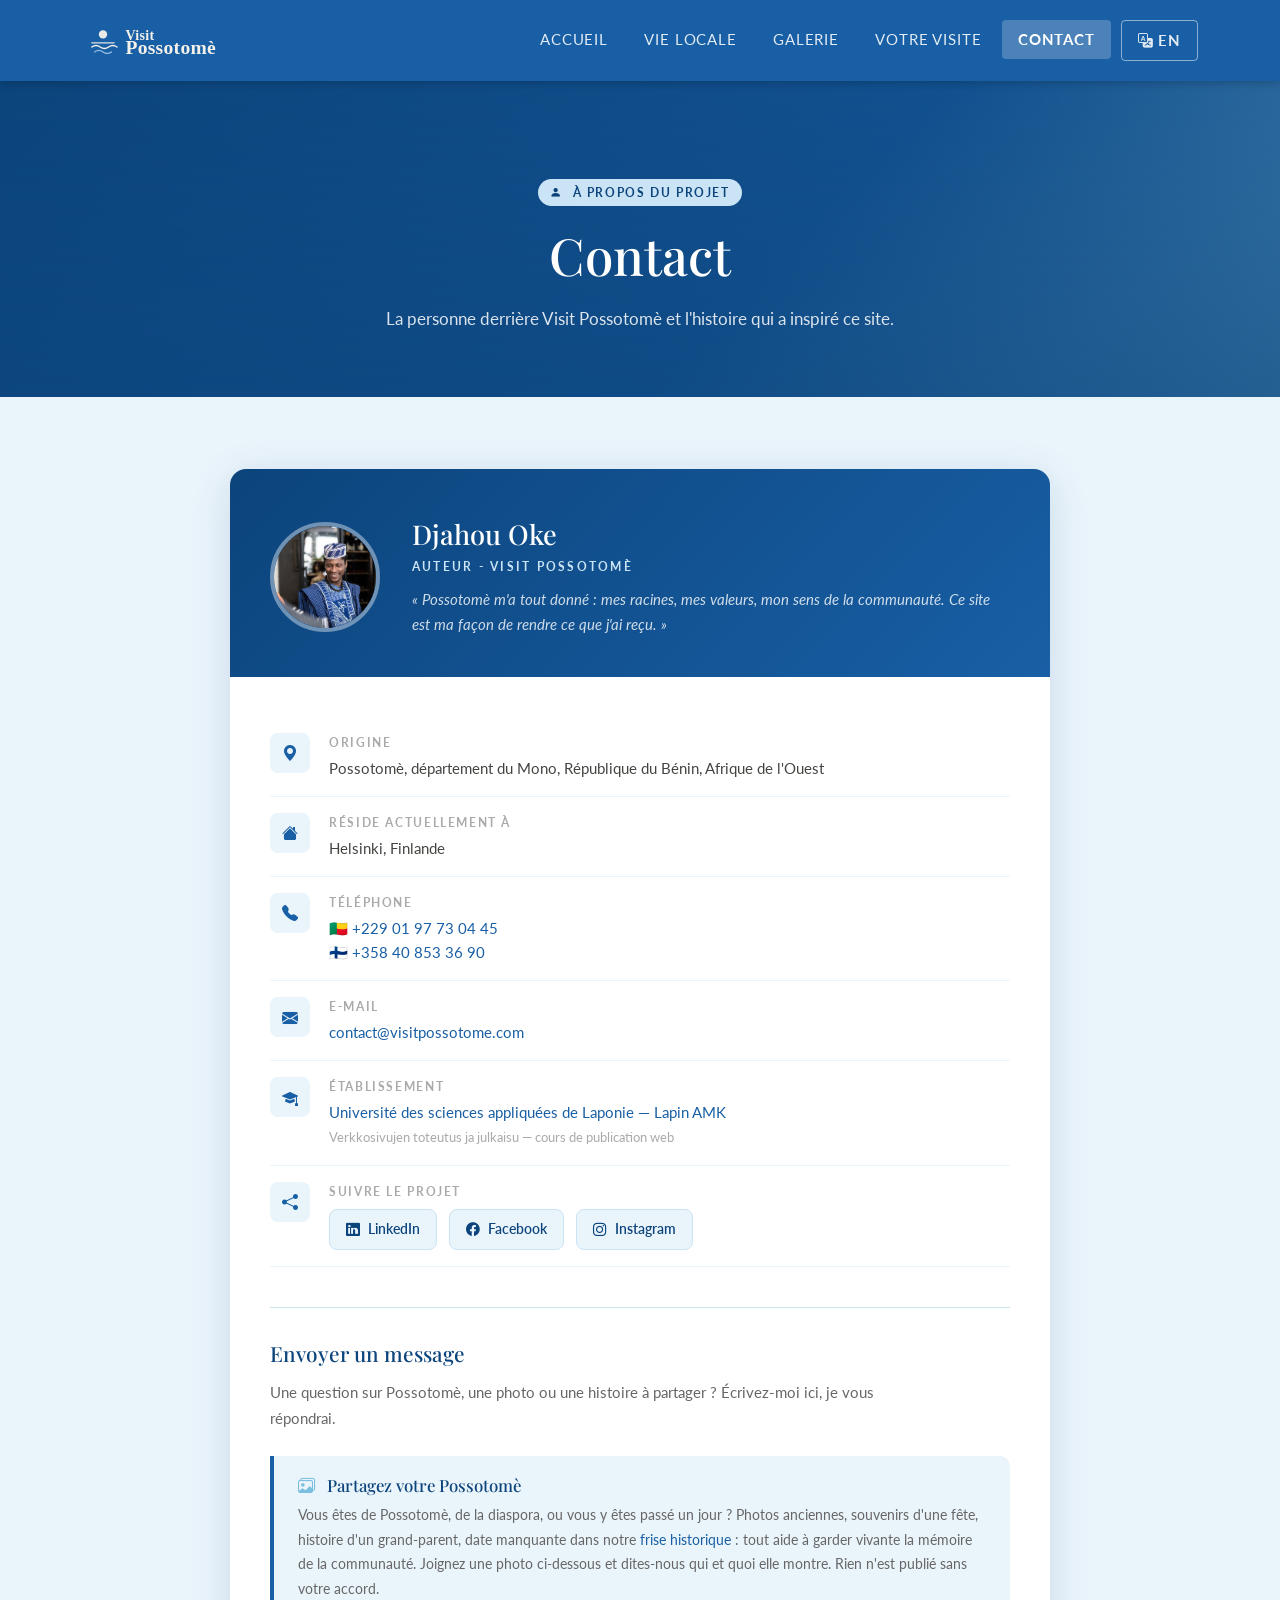
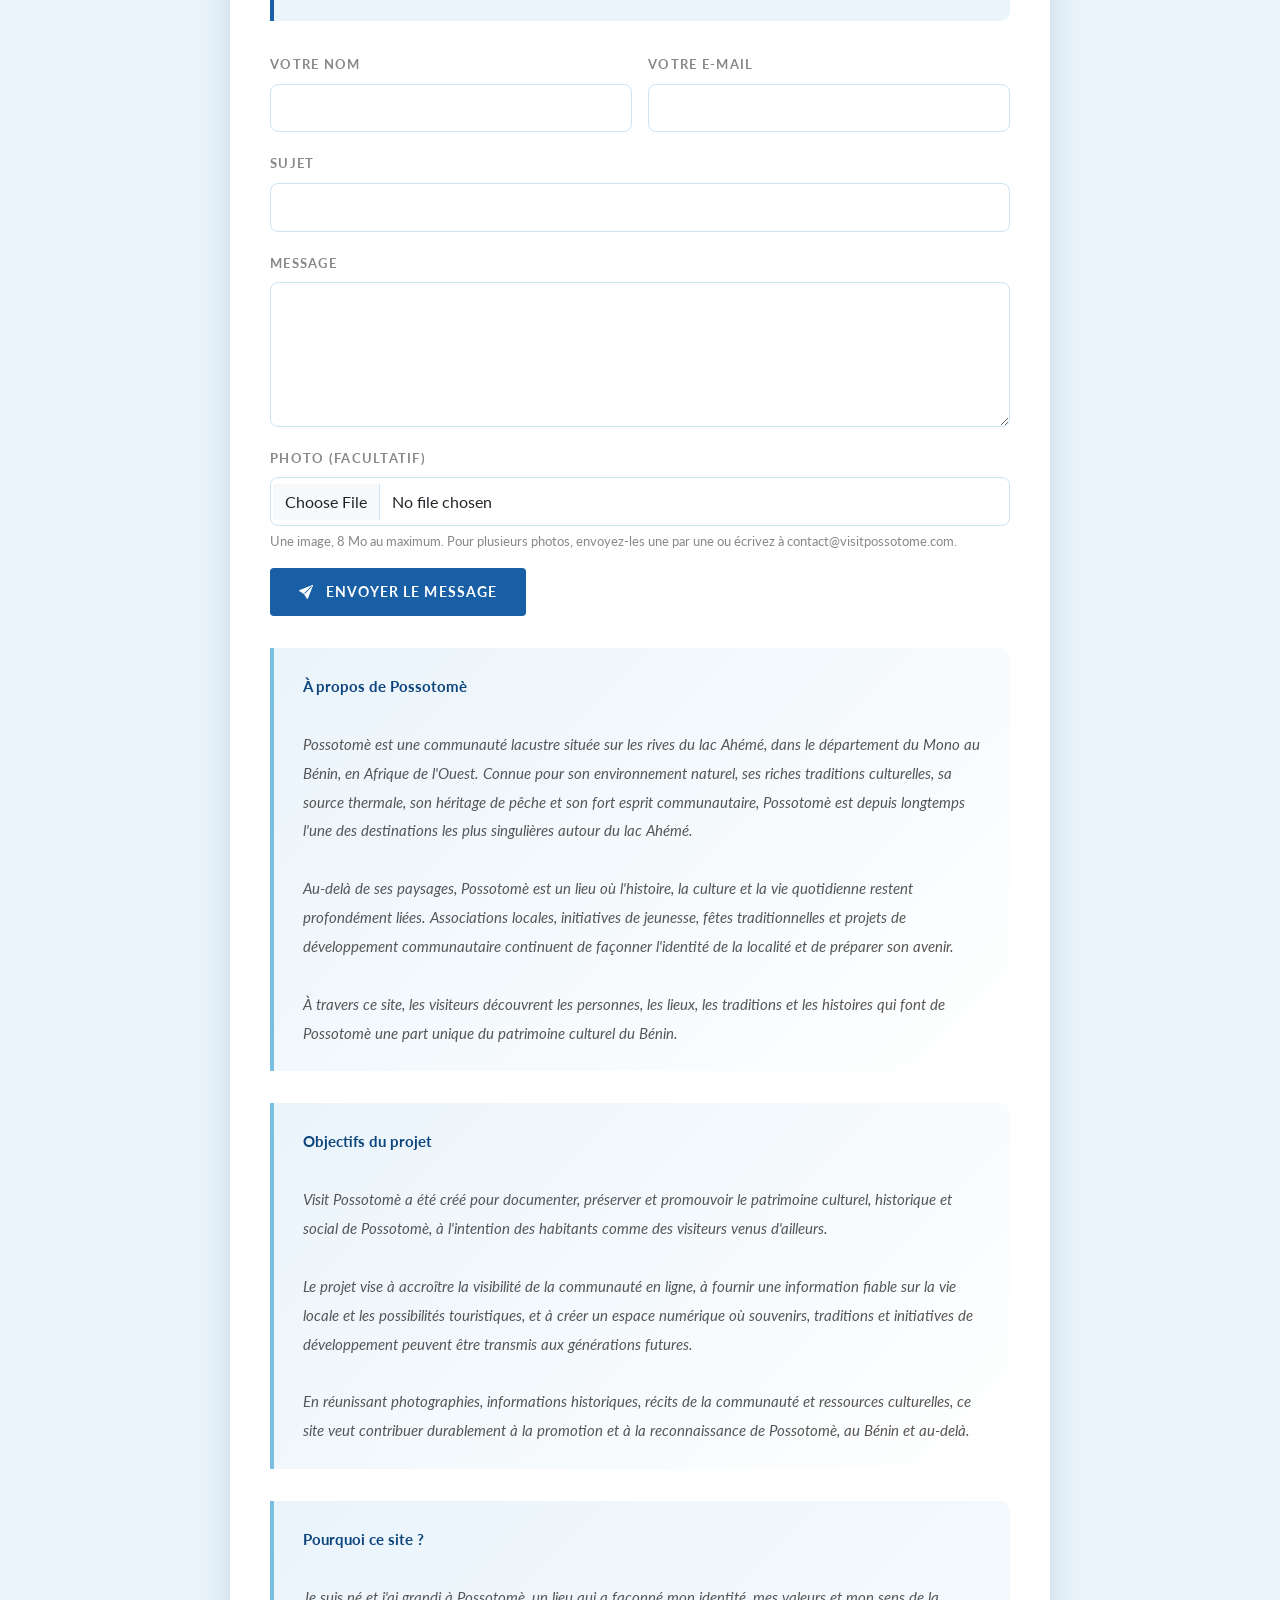
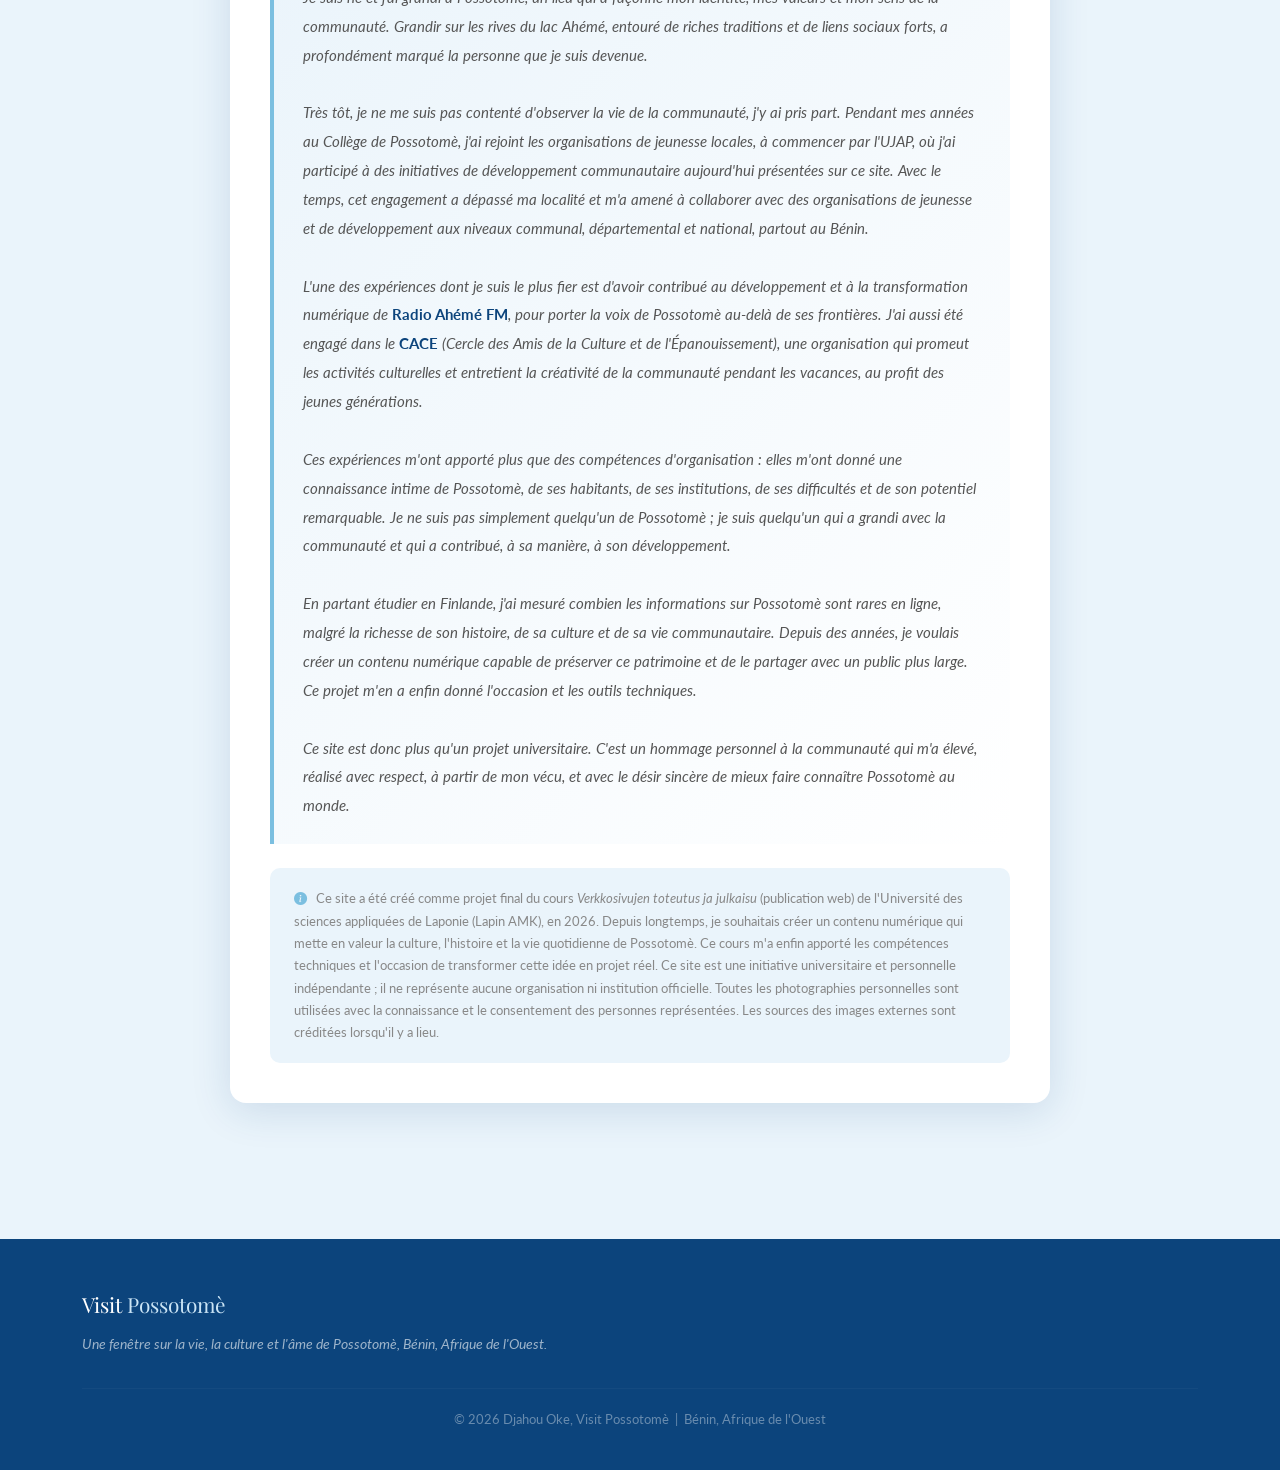
<file: fr/contact.html>
<!DOCTYPE html>
<html lang="fr">
<head>
  <meta charset="UTF-8">
  <meta name="viewport" content="width=device-width, initial-scale=1">
  <title>Contact et à propos | Visit Possotomè</title>
  <meta name="description" content="Contacter Visit Possotomè : découvrez le projet et son auteur, Djahou Oke, et envoyez un message ou une photo.">
  <meta name="theme-color" content="#185FA5">
  <link rel="canonical" href="https://visitpossotome.com/fr/contact">
  <link rel="alternate" hreflang="en" href="https://visitpossotome.com/contact">
  <link rel="alternate" hreflang="fr" href="https://visitpossotome.com/fr/contact">
  <link rel="alternate" hreflang="x-default" href="https://visitpossotome.com/contact">

  <!-- Open Graph / Twitter -->
  <meta property="og:type" content="website">
  <meta property="og:site_name" content="Visit Possotomè">
  <meta property="og:title" content="Contact et à propos | Visit Possotomè">
  <meta property="og:description" content="La personne derrière Visit Possotomè et l'histoire qui a inspiré ce site.">
  <meta property="og:url" content="https://visitpossotome.com/fr/contact">
  <meta property="og:image" content="https://visitpossotome.com/img/possotome-cover.jpg">
  <meta property="og:image:width" content="1200">
  <meta property="og:image:height" content="630">
  <meta property="og:locale" content="fr_FR">
  <meta property="og:locale:alternate" content="en_GB">
  <meta name="twitter:card" content="summary_large_image">

  <!-- Icônes -->
  <link rel="icon" type="image/png" href="/favicon-96x96.png" sizes="96x96">
  <link rel="icon" type="image/svg+xml" href="/favicon.svg">
  <link rel="shortcut icon" href="/favicon.ico">
  <link rel="apple-touch-icon" sizes="180x180" href="/apple-touch-icon.png">
  <meta name="apple-mobile-web-app-title" content="Visit Possotomè">
  <link rel="manifest" href="/site.webmanifest">

  <!-- Polices + Bootstrap 5 + notre CSS unique -->
  <link rel="preconnect" href="https://fonts.googleapis.com">
  <link rel="preconnect" href="https://fonts.gstatic.com" crossorigin>
  <link rel="preconnect" href="https://cdn.jsdelivr.net" crossorigin>
  <link href="https://fonts.googleapis.com/css2?family=Playfair+Display:wght@400;700&family=Lato:wght@300;400;700&display=swap" rel="stylesheet">
  <link href="https://cdn.jsdelivr.net/npm/bootstrap@5.3.8/dist/css/bootstrap.min.css" rel="stylesheet">
  <link href="https://cdn.jsdelivr.net/npm/bootstrap-icons@1.11.0/font/bootstrap-icons.css" rel="stylesheet">
  <link rel="stylesheet" href="../css/style.css">
</head>
<body>

  <a class="skip-link" href="#main">Aller au contenu</a>

  <!-- ============================================
       NAVBAR
       ============================================ -->
  <nav class="navbar navbar-expand-lg sticky-top" aria-label="Navigation principale">
    <div class="container">
      <a class="navbar-brand d-flex align-items-center" href="index.html">
        <img src="../img/logo.svg" alt="Visit Possotomè" class="logo-img" width="220" height="60">
      </a>
      <button class="navbar-toggler" type="button"
              data-bs-toggle="collapse"
              data-bs-target="#menuPrincipal"
              aria-controls="menuPrincipal"
              aria-expanded="false"
              aria-label="Ouvrir le menu de navigation">
        <span class="navbar-toggler-icon"></span>
      </button>
      <div class="collapse navbar-collapse" id="menuPrincipal">
        <ul class="navbar-nav ms-auto gap-1">
          <li class="nav-item"><a class="nav-link" href="index.html">Accueil</a></li>
          <li class="nav-item"><a class="nav-link" href="life.html">Vie locale</a></li>
          <li class="nav-item"><a class="nav-link" href="gallery.html">Galerie</a></li>
          <li class="nav-item"><a class="nav-link" href="visit.html">Votre visite</a></li>
          <li class="nav-item"><a class="nav-link active" aria-current="page" href="contact.html">Contact</a></li>
          <li class="nav-item"><a class="nav-link vp-lang" href="../contact.html" lang="en" hreflang="en" aria-label="English version"><i class="bi bi-translate me-1" aria-hidden="true"></i>EN</a></li>
        </ul>
      </div>
    </div>
  </nav>

  <main id="main">

  <!-- ============================================
       EN-TÊTE DE PAGE
       ============================================ -->
  <header class="vp-page-hero">
    <span class="vp-tag mb-3 d-inline-block">
      <i class="bi bi-person-fill me-1" aria-hidden="true"></i> À propos du projet
    </span>
    <h1>Contact</h1>
    <p>
      La personne derrière Visit Possotomè et l'histoire
      qui a inspiré ce site.
    </p>
  </header>

  <!-- ============================================
       CARTE DE VISITE
       ============================================ -->
  <section class="vp-section vp-section-light" aria-label="Coordonnées et présentation de l'auteur">
    <div class="container">

      <div class="vp-contact-card">

        <!-- EN-TÊTE : photo + nom + citation courte -->
        <div class="vp-contact-card-header">
          <img src="../img/sabin.jpg"
               alt="Djahou Oke, auteur de Visit Possotomè"
               class="vp-contact-avatar" width="110" height="110">

          <div class="vp-contact-header-info">
            <h2>Djahou Oke</h2>
            <div class="vp-contact-role">Auteur - Visit Possotomè</div>
            <p>
              « Possotomè m'a tout donné : mes racines, mes valeurs,
              mon sens de la communauté. Ce site est ma façon de rendre
              ce que j'ai reçu. »
            </p>
          </div>
        </div>

        <!-- CORPS : informations de contact -->
        <div class="vp-contact-card-body">

          <!-- Origine -->
          <div class="vp-contact-info-row">
            <div class="vp-contact-info-icon"><i class="bi bi-geo-alt-fill" aria-hidden="true"></i></div>
            <div>
              <div class="vp-contact-info-label">Origine</div>
              <div class="vp-contact-info-value">
                Possotomè, département du Mono, République du Bénin, Afrique de l'Ouest
              </div>
            </div>
          </div>

          <!-- Localisation actuelle -->
          <div class="vp-contact-info-row">
            <div class="vp-contact-info-icon"><i class="bi bi-house-fill" aria-hidden="true"></i></div>
            <div>
              <div class="vp-contact-info-label">Réside actuellement à</div>
              <div class="vp-contact-info-value">Helsinki, Finlande</div>
            </div>
          </div>

          <!-- Téléphone -->
          <div class="vp-contact-info-row">
            <div class="vp-contact-info-icon"><i class="bi bi-telephone-fill" aria-hidden="true"></i></div>
            <div>
              <div class="vp-contact-info-label">Téléphone</div>
              <div class="vp-contact-info-value">
                <a href="tel:+2290197730445"><span aria-hidden="true">🇧🇯</span> +229 01 97 73 04 45 <span class="visually-hidden">(Bénin)</span></a>
                <br>
                <a href="tel:+358408533690"><span aria-hidden="true">🇫🇮</span> +358 40 853 36 90 <span class="visually-hidden">(Finlande)</span></a>
              </div>
            </div>
          </div>

          <!-- Email -->
          <div class="vp-contact-info-row">
            <div class="vp-contact-info-icon"><i class="bi bi-envelope-fill" aria-hidden="true"></i></div>
            <div>
              <div class="vp-contact-info-label">E-mail</div>
              <div class="vp-contact-info-value">
                <a href="mailto:contact@visitpossotome.com">contact@visitpossotome.com</a>
              </div>
            </div>
          </div>

          <!-- Institution -->
          <div class="vp-contact-info-row">
            <div class="vp-contact-info-icon"><i class="bi bi-mortarboard-fill" aria-hidden="true"></i></div>
            <div>
              <div class="vp-contact-info-label">Établissement</div>
              <div class="vp-contact-info-value">
                <a href="https://www.lapinamk.fi" target="_blank" rel="noopener noreferrer">
                  Université des sciences appliquées de Laponie — Lapin AMK
                </a><br>
                <span class="vp-contact-info-small">
                  Verkkosivujen toteutus ja julkaisu — cours de publication web
                </span>
              </div>
            </div>
          </div>

          <!-- Réseaux sociaux -->
          <div class="vp-contact-info-row">
            <div class="vp-contact-info-icon"><i class="bi bi-share-fill" aria-hidden="true"></i></div>
            <div>
              <div class="vp-contact-info-label">Suivre le projet</div>
              <div class="vp-social-links">
                <a href="https://www.linkedin.com/in/djahou-oke" target="_blank" class="vp-social-btn" rel="noopener noreferrer">
                  <i class="bi bi-linkedin" aria-hidden="true"></i> LinkedIn
                </a>
                <a href="https://www.facebook.com/share/1CPqD4ivii/" class="vp-social-btn" target="_blank" rel="noopener noreferrer">
                  <i class="bi bi-facebook" aria-hidden="true"></i> Facebook
                </a>
                <a href="https://www.instagram.com/okedjahou" class="vp-social-btn" target="_blank" rel="noopener noreferrer">
                  <i class="bi bi-instagram" aria-hidden="true"></i> Instagram
                </a>
              </div>
            </div>
          </div>

          <!-- ============================================
               FORMULAIRE DE CONTACT (Netlify Forms)
               Formulaire distinct de la version anglaise
               (name="contact-fr") : on voit ainsi dans
               Netlify dans quelle langue le message arrive.
               ============================================ -->
          <div class="vp-contact-form" id="message">
            <h3>Envoyer un message</h3>
            <p class="vp-section-sub mx-0 mb-4">
              Une question sur Possotomè, une photo ou une histoire à partager ?
              Écrivez-moi ici, je vous répondrai.
            </p>

            <!-- Appel à contribution -->
            <div class="vp-contribute" id="contribute">
              <h4>
                <i class="bi bi-images me-2 vp-icon-accent" aria-hidden="true"></i>
                Partagez votre Possotomè
              </h4>
              <p>
                Vous êtes de Possotomè, de la diaspora, ou vous y êtes passé
                un jour ? Photos anciennes, souvenirs d'une fête, histoire
                d'un grand-parent, date manquante dans notre
                <a href="life.html#history">frise historique</a> : tout aide
                à garder vivante la mémoire de la communauté. Joignez une
                photo ci-dessous et dites-nous qui et quoi elle montre. Rien
                n'est publié sans votre accord.
              </p>
            </div>

            <form name="contact-fr" method="POST" action="/fr/thank-you.html"
                  enctype="multipart/form-data"
                  data-netlify="true" netlify-honeypot="bot-field">
              <input type="hidden" name="form-name" value="contact-fr">
              <p class="visually-hidden">
                <label>Ne remplissez pas ce champ si vous êtes humain : <input name="bot-field"></label>
              </p>

              <div class="row g-3">
                <div class="col-md-6">
                  <label for="name" class="form-label">Votre nom</label>
                  <input type="text" class="form-control" id="name" name="name" required autocomplete="name">
                </div>
                <div class="col-md-6">
                  <label for="email" class="form-label">Votre e-mail</label>
                  <input type="email" class="form-control" id="email" name="email" required autocomplete="email">
                </div>
                <div class="col-12">
                  <label for="subject" class="form-label">Sujet</label>
                  <input type="text" class="form-control" id="subject" name="subject" required>
                </div>
                <div class="col-12">
                  <label for="messageText" class="form-label">Message</label>
                  <textarea class="form-control" id="messageText" name="message" rows="5" required></textarea>
                </div>
                <div class="col-12">
                  <label for="photo" class="form-label">Photo (facultatif)</label>
                  <input type="file" class="form-control" id="photo" name="photo"
                         accept="image/*" aria-describedby="photoHelp">
                  <div class="form-text" id="photoHelp">
                    Une image, 8 Mo au maximum. Pour plusieurs photos,
                    envoyez-les une par une ou écrivez à contact@visitpossotome.com.
                  </div>
                </div>
                <div class="col-12">
                  <button type="submit" class="vp-btn">
                    <i class="bi bi-send-fill me-2" aria-hidden="true"></i> Envoyer le message
                  </button>
                </div>
              </div>
            </form>
          </div>

          <!-- À propos -->
          <div class="vp-personal-message">
            <strong>À propos de Possotomè</strong><br><br>
            Possotomè est une communauté lacustre située sur les rives du lac
            Ahémé, dans le département du Mono au Bénin, en Afrique de l'Ouest.
            Connue pour son environnement naturel, ses riches traditions
            culturelles, sa source thermale, son héritage de pêche et son fort
            esprit communautaire, Possotomè est depuis longtemps l'une des
            destinations les plus singulières autour du lac Ahémé.
            <br><br>
            Au-delà de ses paysages, Possotomè est un lieu où l'histoire, la
            culture et la vie quotidienne restent profondément liées.
            Associations locales, initiatives de jeunesse, fêtes
            traditionnelles et projets de développement communautaire
            continuent de façonner l'identité de la localité et de préparer
            son avenir.
            <br><br>
            À travers ce site, les visiteurs découvrent les personnes, les
            lieux, les traditions et les histoires qui font de Possotomè une
            part unique du patrimoine culturel du Bénin.
          </div>

          <div class="vp-personal-message">
            <strong>Objectifs du projet</strong><br><br>
            Visit Possotomè a été créé pour documenter, préserver et
            promouvoir le patrimoine culturel, historique et social de
            Possotomè, à l'intention des habitants comme des visiteurs
            venus d'ailleurs.
            <br><br>
            Le projet vise à accroître la visibilité de la communauté en
            ligne, à fournir une information fiable sur la vie locale et les
            possibilités touristiques, et à créer un espace numérique où
            souvenirs, traditions et initiatives de développement peuvent
            être transmis aux générations futures.
            <br><br>
            En réunissant photographies, informations historiques, récits de
            la communauté et ressources culturelles, ce site veut contribuer
            durablement à la promotion et à la reconnaissance de Possotomè,
            au Bénin et au-delà.
          </div>

          <div class="vp-personal-message">
            <strong>Pourquoi ce site ?</strong><br><br>
            Je suis né et j'ai grandi à Possotomè, un lieu qui a façonné mon
            identité, mes valeurs et mon sens de la communauté. Grandir sur
            les rives du lac Ahémé, entouré de riches traditions et de liens
            sociaux forts, a profondément marqué la personne que je suis
            devenue.<br><br>

            Très tôt, je ne me suis pas contenté d'observer la vie de la
            communauté, j'y ai pris part. Pendant mes années au Collège de
            Possotomè, j'ai rejoint les organisations de jeunesse locales, à
            commencer par l'UJAP, où j'ai participé à des initiatives de
            développement communautaire aujourd'hui présentées sur ce site.
            Avec le temps, cet engagement a dépassé ma localité et m'a amené
            à collaborer avec des organisations de jeunesse et de
            développement aux niveaux communal, départemental et national,
            partout au Bénin.<br><br>

            L'une des expériences dont je suis le plus fier est d'avoir
            contribué au développement et à la transformation numérique de
            <strong>Radio Ahémé FM</strong>, pour porter la voix de Possotomè
            au-delà de ses frontières. J'ai aussi été engagé dans le
            <strong>CACE</strong>
            (Cercle des Amis de la Culture et de l'Épanouissement),
            une organisation qui promeut les activités culturelles et
            entretient la créativité de la communauté pendant les vacances,
            au profit des jeunes générations.<br><br>

            Ces expériences m'ont apporté plus que des compétences
            d'organisation : elles m'ont donné une connaissance intime de
            Possotomè, de ses habitants, de ses institutions, de ses
            difficultés et de son potentiel remarquable. Je ne suis pas
            simplement quelqu'un de Possotomè ; je suis quelqu'un qui a
            grandi avec la communauté et qui a contribué, à sa manière, à
            son développement.<br><br>

            En partant étudier en Finlande, j'ai mesuré combien les
            informations sur Possotomè sont rares en ligne, malgré la
            richesse de son histoire, de sa culture et de sa vie
            communautaire. Depuis des années, je voulais créer un contenu
            numérique capable de préserver ce patrimoine et de le partager
            avec un public plus large. Ce projet m'en a enfin donné
            l'occasion et les outils techniques.<br><br>

            Ce site est donc plus qu'un projet universitaire.
            C'est un hommage personnel à la communauté qui m'a élevé,
            réalisé avec respect, à partir de mon vécu, et avec le désir
            sincère de mieux faire connaître Possotomè au monde.
          </div>

          <!-- Disclaimer -->
          <div class="vp-disclaimer">
            <i class="bi bi-info-circle-fill" aria-hidden="true"></i>
            Ce site a été créé comme projet final du cours
            <em>Verkkosivujen toteutus ja julkaisu</em> (publication web)
            de l'Université des sciences appliquées de Laponie (Lapin AMK),
            en 2026. Depuis longtemps, je souhaitais créer un contenu
            numérique qui mette en valeur la culture, l'histoire et la vie
            quotidienne de Possotomè. Ce cours m'a enfin apporté les
            compétences techniques et l'occasion de transformer cette idée
            en projet réel.
            Ce site est une initiative universitaire et personnelle
            indépendante ; il ne représente aucune organisation ni
            institution officielle.
            Toutes les photographies personnelles sont utilisées avec la
            connaissance et le consentement des personnes représentées. Les
            sources des images externes sont créditées lorsqu'il y a lieu.
          </div>

        </div>
        <!-- fin vp-contact-card-body -->

      </div>
      <!-- fin vp-contact-card -->

    </div>
  </section>

  </main>

  <!-- ============================================
       FOOTER
       ============================================ -->
  <footer>
    <div class="container">
      <div class="vp-footer-brand">Visit <span>Possotomè</span></div>
      <p class="vp-footer-personal">
        Une fenêtre sur la vie, la culture et l'âme de Possotomè, Bénin, Afrique de l'Ouest.
      </p>
      <hr class="vp-footer-divider">
      <p class="vp-footer-bottom">
        &copy; 2026 Djahou Oke, Visit Possotomè &nbsp;|&nbsp; Bénin, Afrique de l'Ouest
      </p>
    </div>
  </footer>

  <!-- Bootstrap 5 JS -->
  <script src="https://cdn.jsdelivr.net/npm/bootstrap@5.3.8/dist/js/bootstrap.bundle.min.js" defer></script>

</body>
</html>
</file>
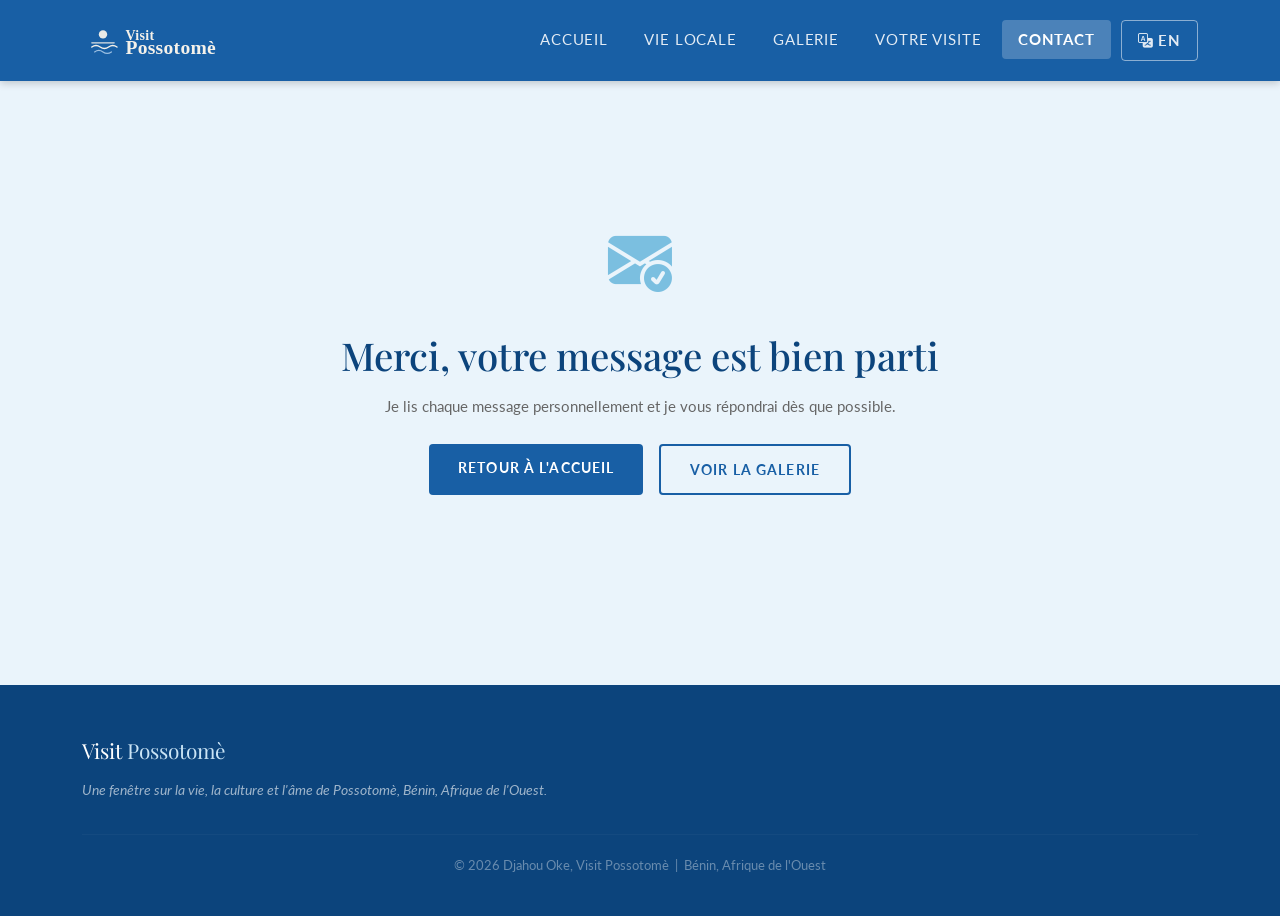
<file: fr/thank-you.html>
<!DOCTYPE html>
<html lang="fr">
<head>
  <meta charset="UTF-8">
  <meta name="viewport" content="width=device-width, initial-scale=1">
  <title>Message envoyé | Visit Possotomè</title>
  <meta name="robots" content="noindex">
  <meta name="theme-color" content="#185FA5">

  <!-- Icônes -->
  <link rel="icon" type="image/png" href="/favicon-96x96.png" sizes="96x96">
  <link rel="icon" type="image/svg+xml" href="/favicon.svg">
  <link rel="shortcut icon" href="/favicon.ico">
  <link rel="apple-touch-icon" sizes="180x180" href="/apple-touch-icon.png">

  <link rel="preconnect" href="https://fonts.googleapis.com">
  <link rel="preconnect" href="https://fonts.gstatic.com" crossorigin>
  <link href="https://fonts.googleapis.com/css2?family=Playfair+Display:wght@400;700&family=Lato:wght@300;400;700&display=swap" rel="stylesheet">
  <link href="https://cdn.jsdelivr.net/npm/bootstrap@5.3.8/dist/css/bootstrap.min.css" rel="stylesheet">
  <link href="https://cdn.jsdelivr.net/npm/bootstrap-icons@1.11.0/font/bootstrap-icons.css" rel="stylesheet">
  <link rel="stylesheet" href="../css/style.css">
</head>
<body>

  <a class="skip-link" href="#main">Aller au contenu</a>

  <nav class="navbar navbar-expand-lg sticky-top" aria-label="Navigation principale">
    <div class="container">
      <a class="navbar-brand d-flex align-items-center" href="index.html">
        <img src="../img/logo.svg" alt="Visit Possotomè" class="logo-img" width="220" height="60">
      </a>
      <button class="navbar-toggler" type="button"
              data-bs-toggle="collapse"
              data-bs-target="#menuPrincipal"
              aria-controls="menuPrincipal"
              aria-expanded="false"
              aria-label="Ouvrir le menu de navigation">
        <span class="navbar-toggler-icon"></span>
      </button>
      <div class="collapse navbar-collapse" id="menuPrincipal">
        <ul class="navbar-nav ms-auto gap-1">
          <li class="nav-item"><a class="nav-link" href="index.html">Accueil</a></li>
          <li class="nav-item"><a class="nav-link" href="life.html">Vie locale</a></li>
          <li class="nav-item"><a class="nav-link" href="gallery.html">Galerie</a></li>
          <li class="nav-item"><a class="nav-link" href="visit.html">Votre visite</a></li>
          <li class="nav-item"><a class="nav-link active" aria-current="page" href="contact.html">Contact</a></li>
          <li class="nav-item"><a class="nav-link vp-lang" href="../index.html" lang="en" hreflang="en" aria-label="English version"><i class="bi bi-translate me-1" aria-hidden="true"></i>EN</a></li>
        </ul>
      </div>
    </div>
  </nav>

  <main id="main">
    <section class="vp-404">
      <div class="container">
        <i class="bi bi-envelope-check-fill vp-thanks-icon" aria-hidden="true"></i>
        <h1 class="mt-3">Merci, votre message est bien parti</h1>
        <p class="vp-section-sub mb-4">
          Je lis chaque message personnellement et je vous répondrai dès que possible.
        </p>
        <div class="d-flex flex-wrap justify-content-center gap-3">
          <a href="index.html" class="vp-btn">Retour à l'accueil</a>
          <a href="gallery.html" class="vp-btn-outline">Voir la galerie</a>
        </div>
      </div>
    </section>
  </main>

  <footer>
    <div class="container">
      <div class="vp-footer-brand">Visit <span>Possotomè</span></div>
      <p class="vp-footer-personal">
        Une fenêtre sur la vie, la culture et l'âme de Possotomè, Bénin, Afrique de l'Ouest.
      </p>
      <hr class="vp-footer-divider">
      <p class="vp-footer-bottom">
        &copy; 2026 Djahou Oke, Visit Possotomè &nbsp;|&nbsp; Bénin, Afrique de l'Ouest
      </p>
    </div>
  </footer>

  <script src="https://cdn.jsdelivr.net/npm/bootstrap@5.3.8/dist/js/bootstrap.bundle.min.js" defer></script>
</body>
</html>
</file>
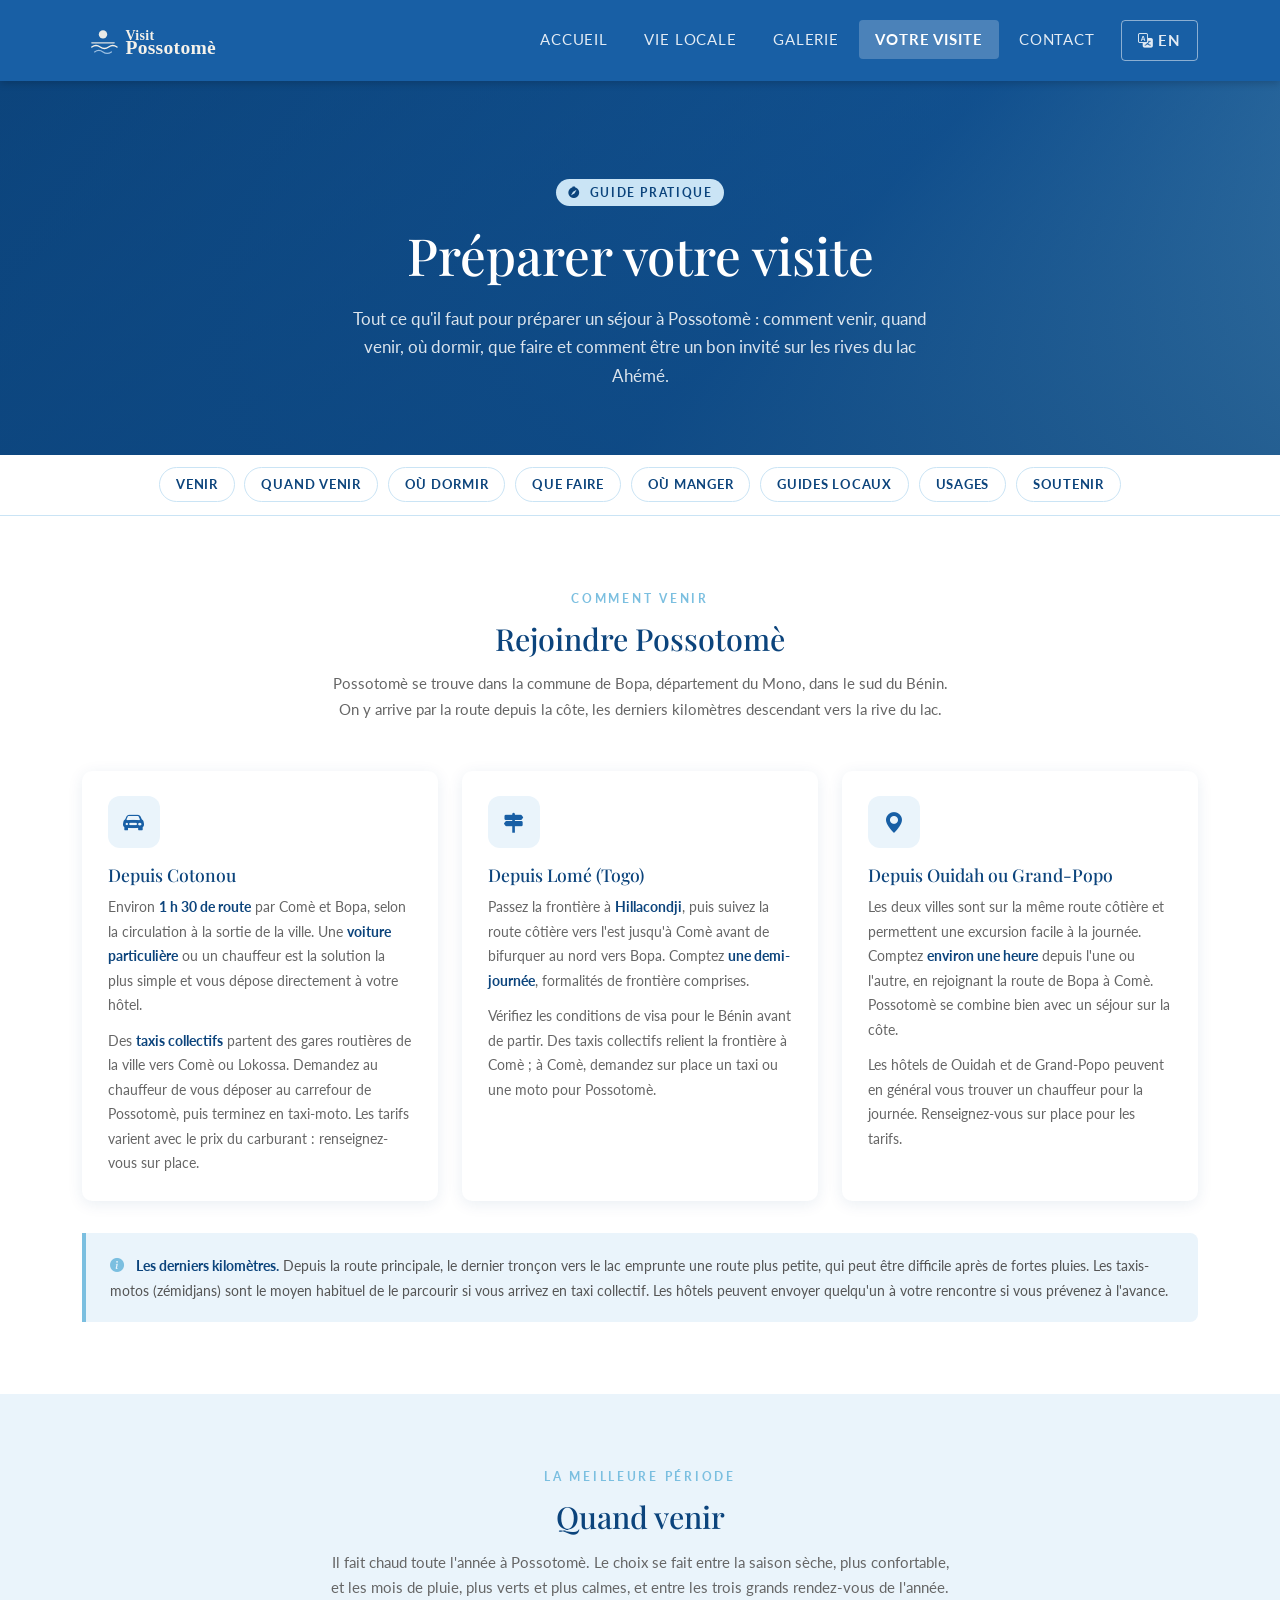
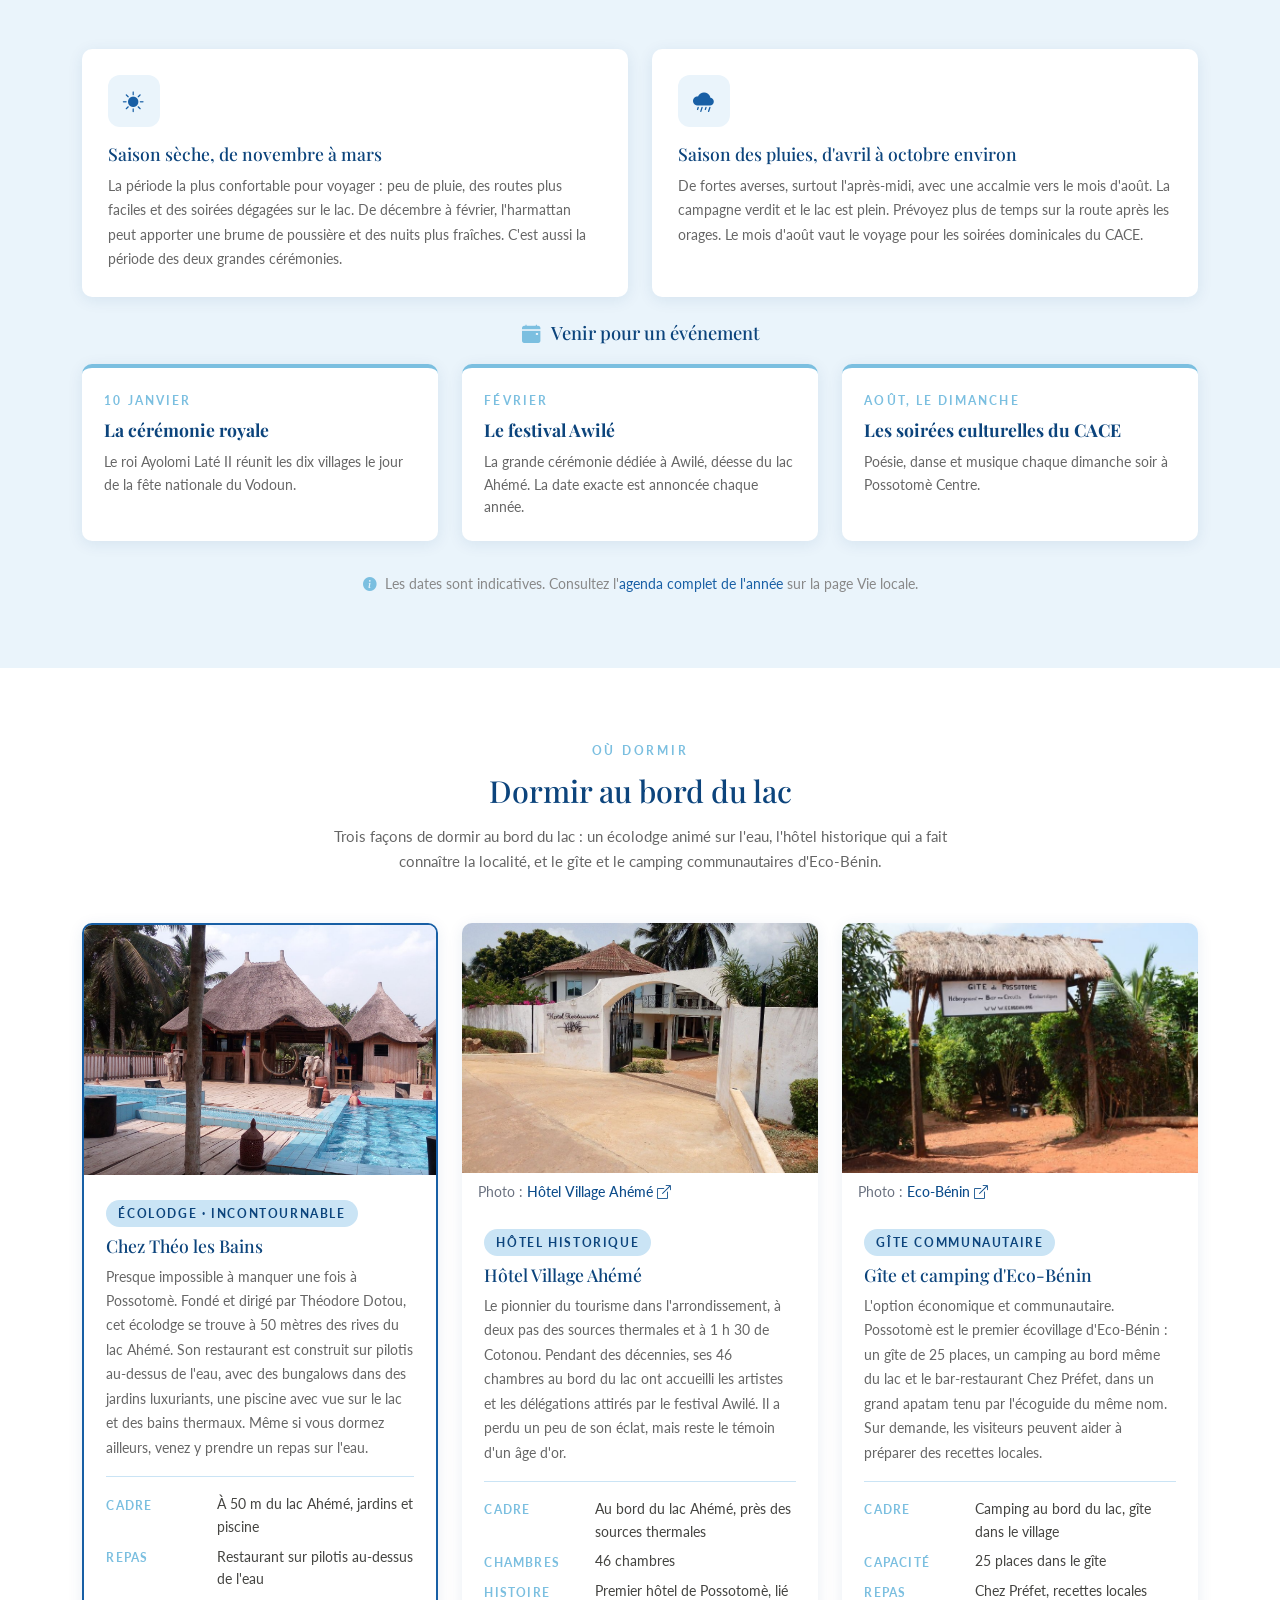
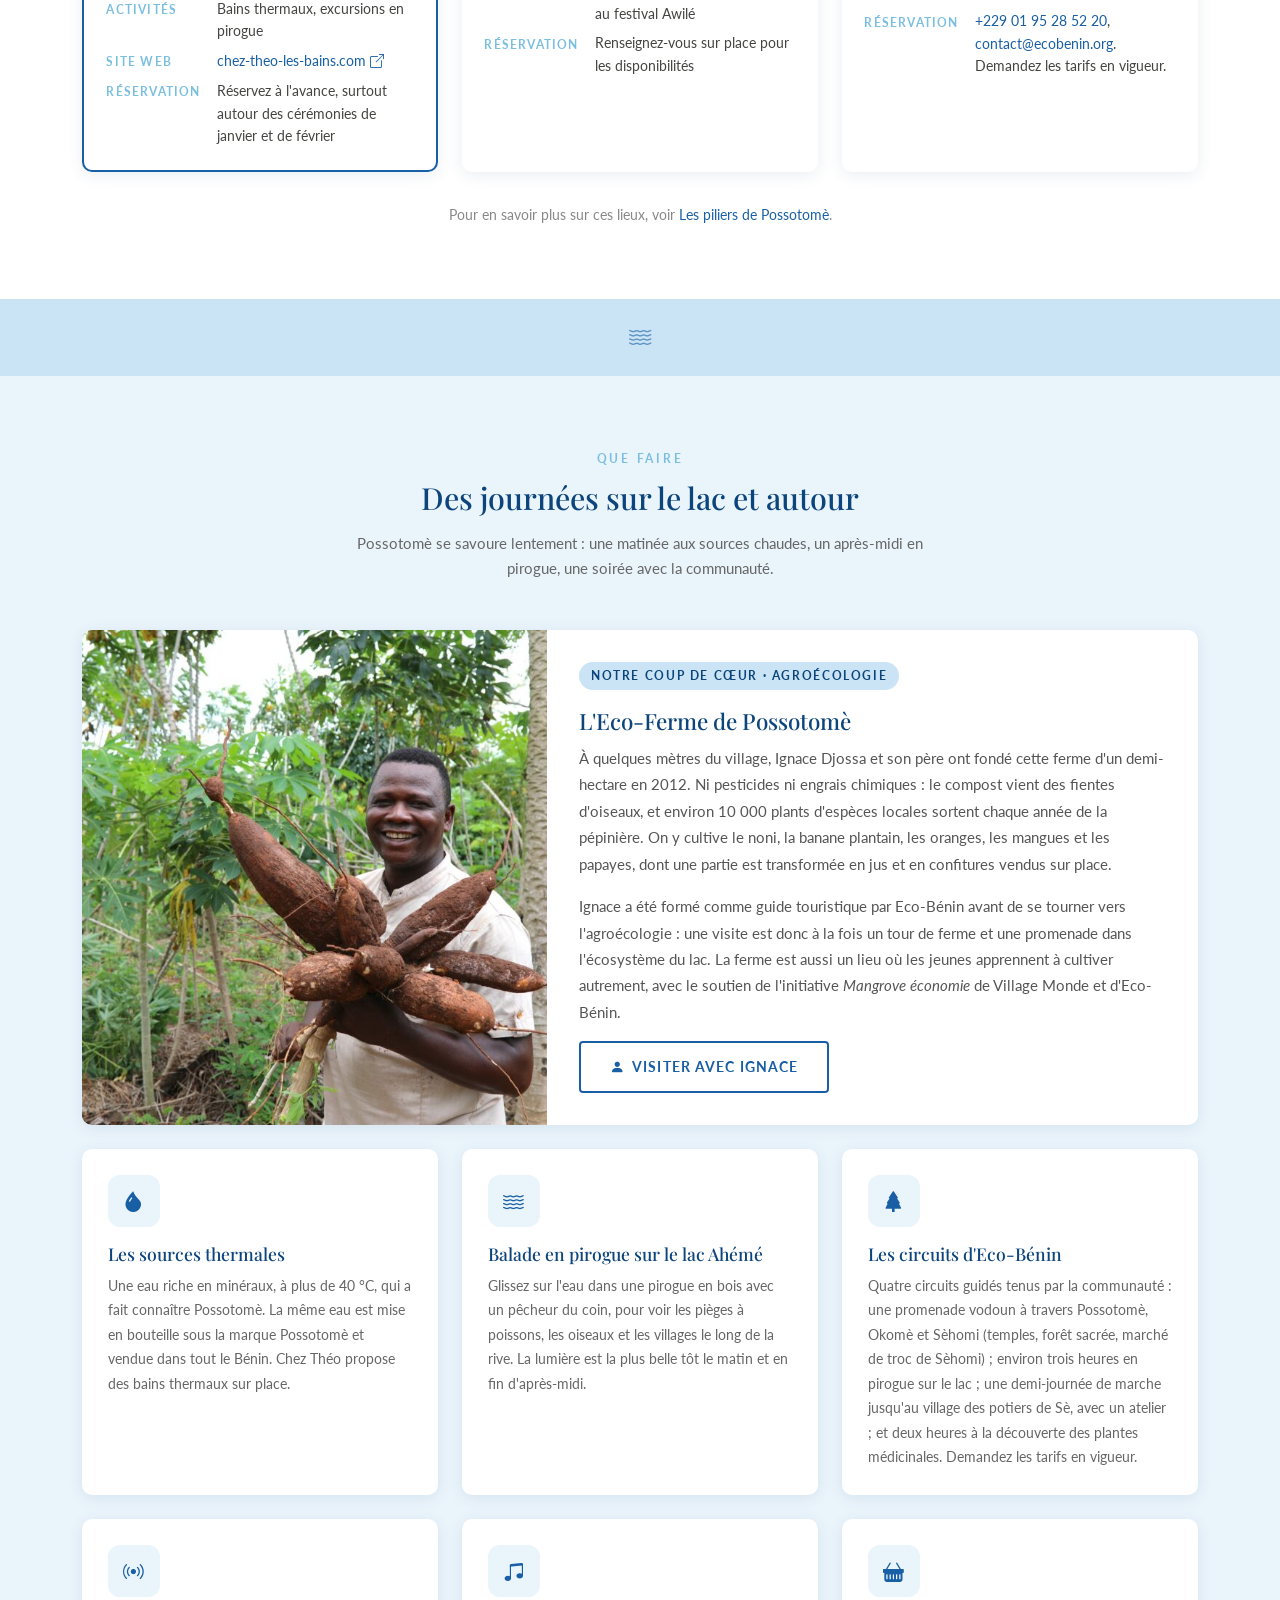
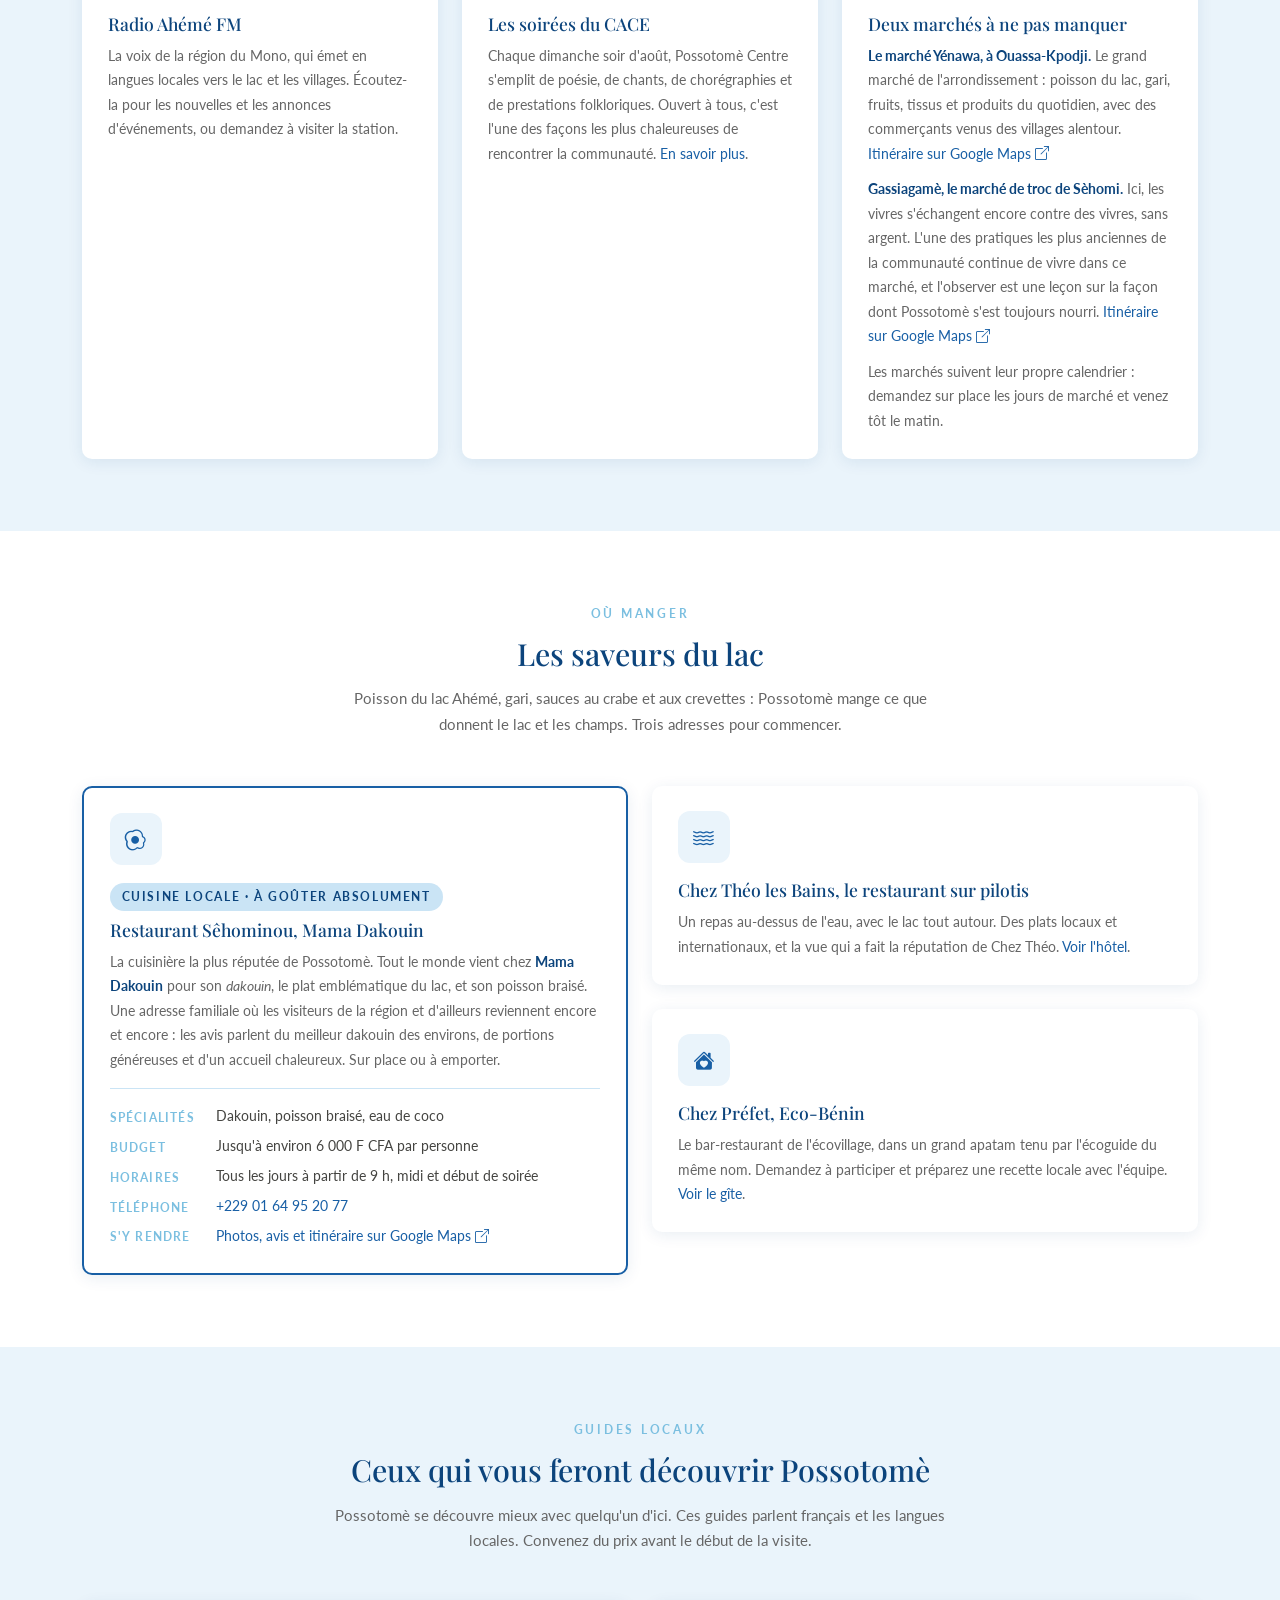
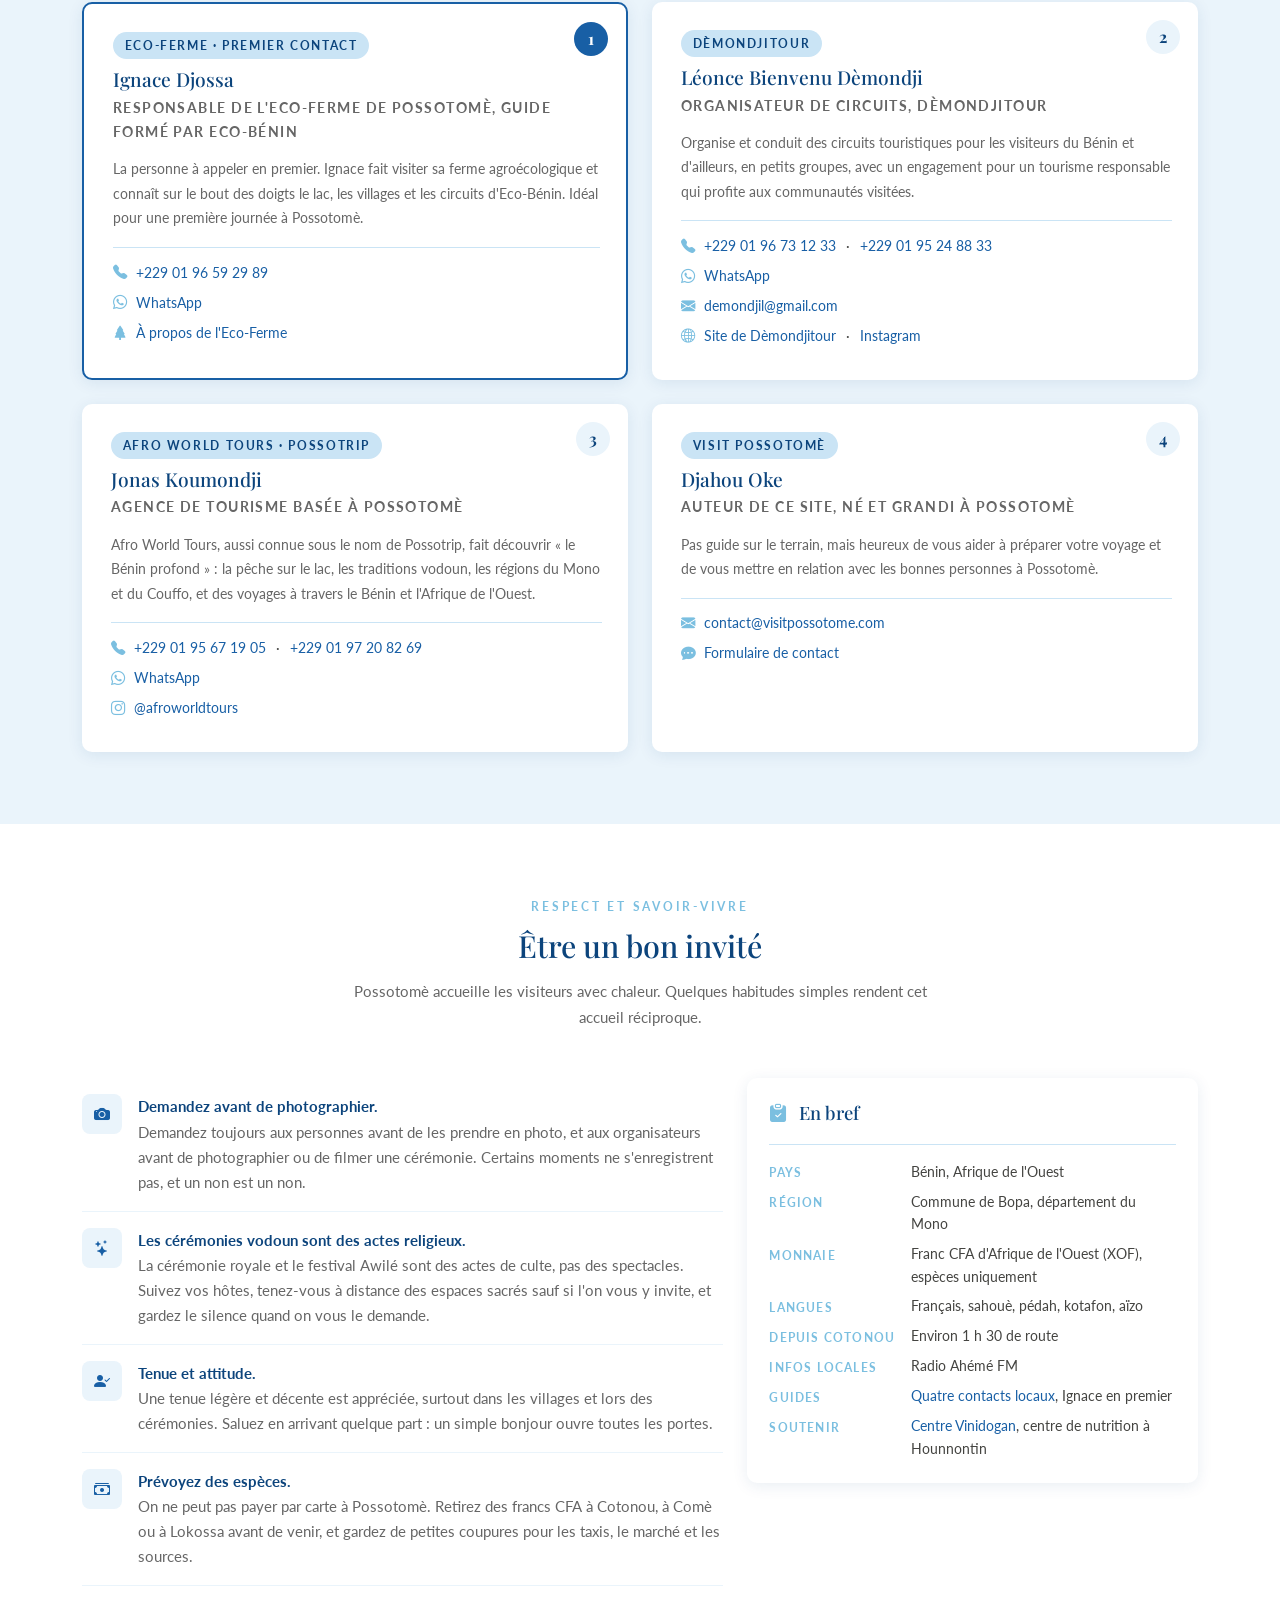
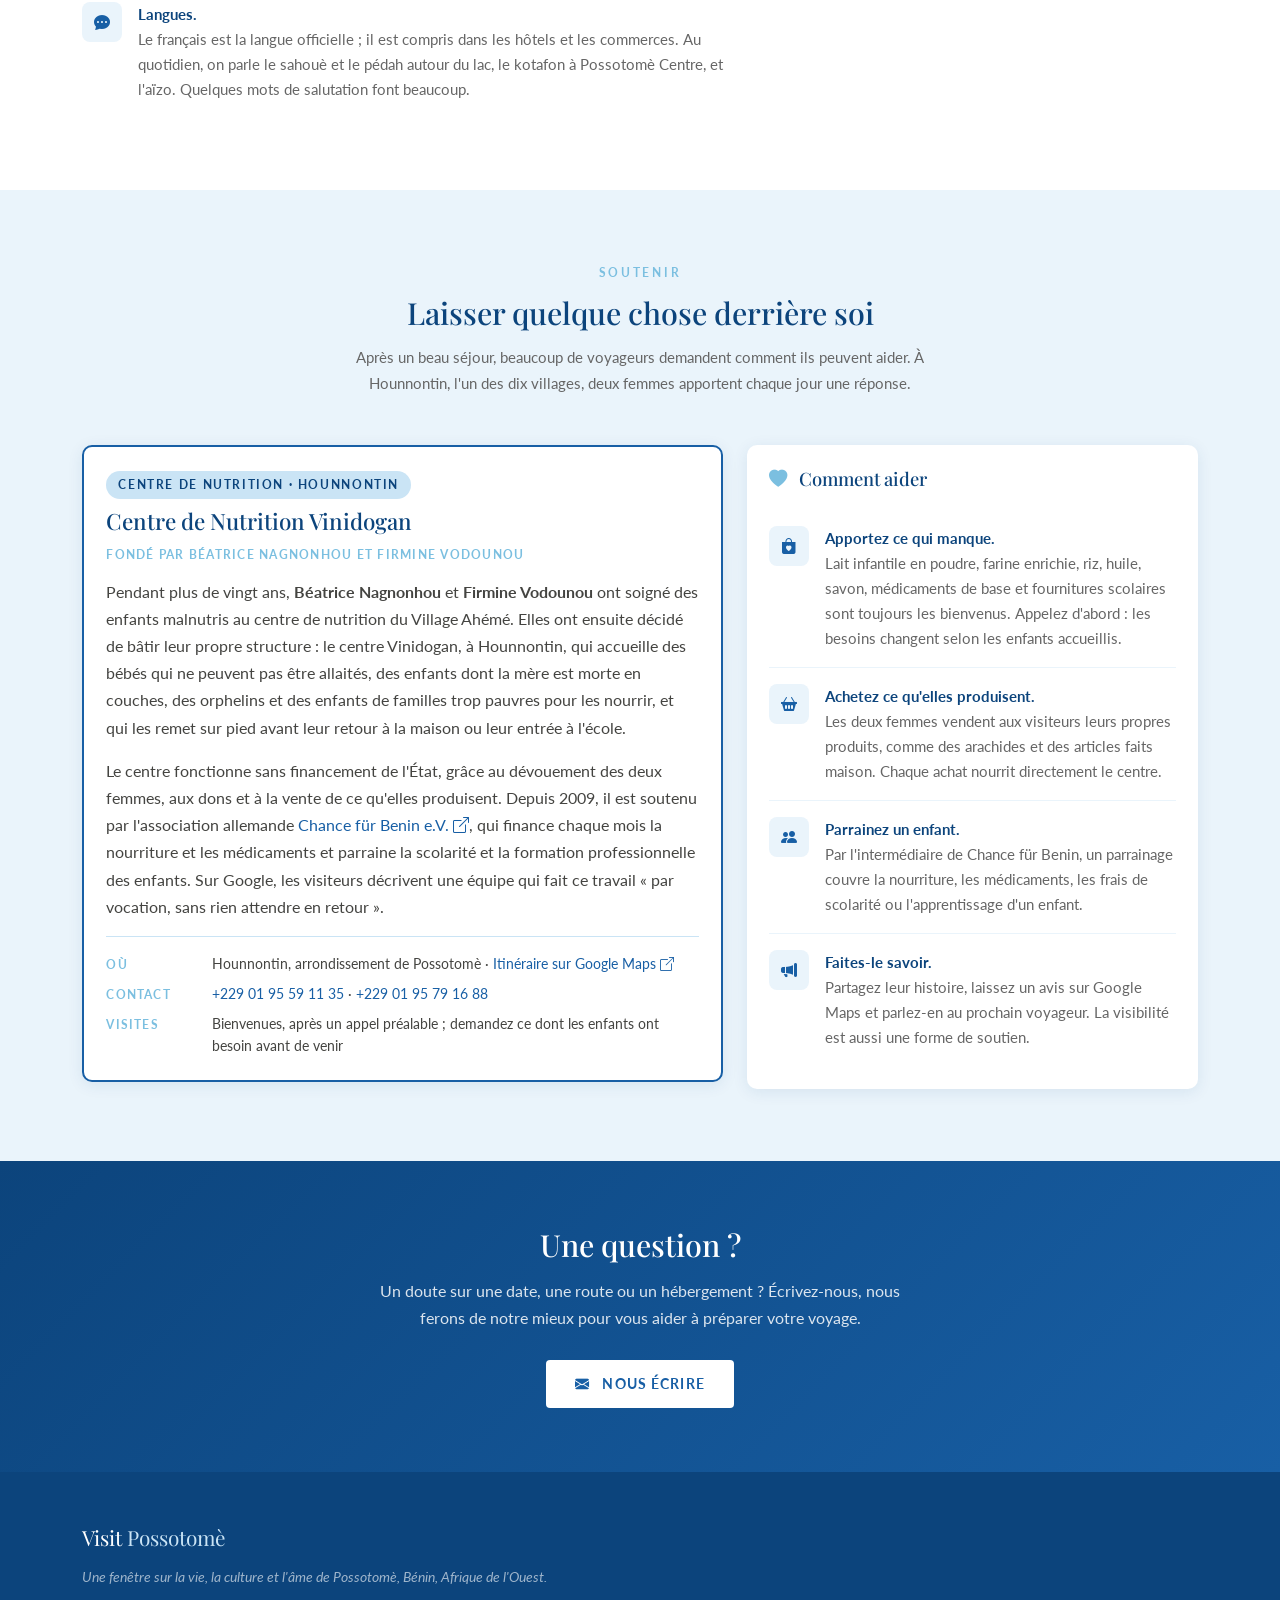
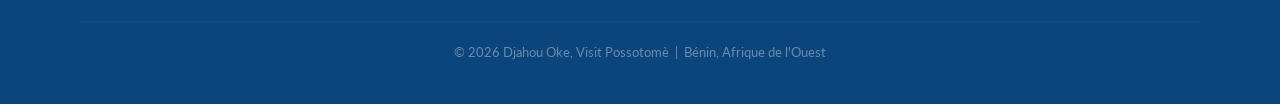
<file: fr/visit.html>
<!DOCTYPE html>
<html lang="fr">
<head>
  <meta charset="UTF-8">
  <meta name="viewport" content="width=device-width, initial-scale=1">
  <title>Préparer votre visite | Visit Possotomè</title>
  <meta name="description" content="Guide pratique pour visiter Possotomè, au Bénin : comment venir depuis Cotonou, Lomé, Ouidah et Grand-Popo, quand venir, où dormir, où manger, que faire sur le lac Ahémé, les guides locaux et les usages à respecter.">
  <meta name="theme-color" content="#185FA5">
  <link rel="canonical" href="https://visitpossotome.com/fr/visit">
  <link rel="alternate" hreflang="en" href="https://visitpossotome.com/visit">
  <link rel="alternate" hreflang="fr" href="https://visitpossotome.com/fr/visit">
  <link rel="alternate" hreflang="x-default" href="https://visitpossotome.com/visit">

  <!-- Open Graph / Twitter -->
  <meta property="og:type" content="website">
  <meta property="og:site_name" content="Visit Possotomè">
  <meta property="og:title" content="Préparer votre visite | Visit Possotomè">
  <meta property="og:description" content="Comment venir, quand venir, où dormir, que faire et quels usages respecter pour un séjour à Possotomè, au bord du lac Ahémé, au Bénin.">
  <meta property="og:url" content="https://visitpossotome.com/fr/visit">
  <meta property="og:image" content="https://visitpossotome.com/img/possotome-cover.jpg">
  <meta property="og:image:width" content="1200">
  <meta property="og:image:height" content="630">
  <meta property="og:locale" content="fr_FR">
  <meta property="og:locale:alternate" content="en_GB">
  <meta name="twitter:card" content="summary_large_image">

  <!-- Icônes -->
  <link rel="icon" type="image/png" href="/favicon-96x96.png" sizes="96x96">
  <link rel="icon" type="image/svg+xml" href="/favicon.svg">
  <link rel="shortcut icon" href="/favicon.ico">
  <link rel="apple-touch-icon" sizes="180x180" href="/apple-touch-icon.png">
  <meta name="apple-mobile-web-app-title" content="Visit Possotomè">
  <link rel="manifest" href="/site.webmanifest">

  <!-- Polices + Bootstrap 5 + notre CSS unique -->
  <link rel="preconnect" href="https://fonts.googleapis.com">
  <link rel="preconnect" href="https://fonts.gstatic.com" crossorigin>
  <link rel="preconnect" href="https://cdn.jsdelivr.net" crossorigin>
  <link href="https://fonts.googleapis.com/css2?family=Playfair+Display:wght@400;700&family=Lato:wght@300;400;700&display=swap" rel="stylesheet">
  <link href="https://cdn.jsdelivr.net/npm/bootstrap@5.3.8/dist/css/bootstrap.min.css" rel="stylesheet">
  <link href="https://cdn.jsdelivr.net/npm/bootstrap-icons@1.11.0/font/bootstrap-icons.css" rel="stylesheet">
  <link rel="stylesheet" href="../css/style.css">

  <!-- Données structurées : page pratique -->
  <script type="application/ld+json">
  {
    "@context": "https://schema.org",
    "@type": "WebPage",
    "name": "Préparer votre visite à Possotomè",
    "url": "https://visitpossotome.com/fr/visit",
    "description": "Guide pratique pour visiter Possotomè, au Bénin : comment venir, quand venir, où dormir, que faire et quels usages respecter.",
    "inLanguage": "fr",
    "isPartOf": {
      "@type": "WebSite",
      "name": "Visit Possotomè",
      "url": "https://visitpossotome.com/fr/"
    },
    "about": {
      "@type": "Place",
      "name": "Possotomè",
      "address": { "@type": "PostalAddress", "addressLocality": "Possotomè", "addressRegion": "Mono", "addressCountry": "BJ" }
    },
    "primaryImageOfPage": "https://visitpossotome.com/img/possotome-cover.jpg"
  }
  </script>
</head>
<body>

  <a class="skip-link" href="#main">Aller au contenu</a>

  <!-- ============================================
       NAVBAR
       ============================================ -->
  <nav class="navbar navbar-expand-lg sticky-top" aria-label="Navigation principale">
    <div class="container">
      <a class="navbar-brand d-flex align-items-center" href="index.html">
        <img src="../img/logo.svg" alt="Visit Possotomè" class="logo-img" width="220" height="60">
      </a>
      <button class="navbar-toggler" type="button"
              data-bs-toggle="collapse"
              data-bs-target="#menuPrincipal"
              aria-controls="menuPrincipal"
              aria-expanded="false"
              aria-label="Ouvrir le menu de navigation">
        <span class="navbar-toggler-icon"></span>
      </button>
      <div class="collapse navbar-collapse" id="menuPrincipal">
        <ul class="navbar-nav ms-auto gap-1">
          <li class="nav-item"><a class="nav-link" href="index.html">Accueil</a></li>
          <li class="nav-item"><a class="nav-link" href="life.html">Vie locale</a></li>
          <li class="nav-item"><a class="nav-link" href="gallery.html">Galerie</a></li>
          <li class="nav-item"><a class="nav-link active" aria-current="page" href="visit.html">Votre visite</a></li>
          <li class="nav-item"><a class="nav-link" href="contact.html">Contact</a></li>
          <li class="nav-item"><a class="nav-link vp-lang" href="../visit.html" lang="en" hreflang="en" aria-label="English version"><i class="bi bi-translate me-1" aria-hidden="true"></i>EN</a></li>
        </ul>
      </div>
    </div>
  </nav>

  <main id="main">

  <!-- ============================================
       EN-TÊTE DE PAGE
       ============================================ -->
  <header class="vp-page-hero">
    <span class="vp-tag mb-3 d-inline-block">
      <i class="bi bi-compass-fill me-1" aria-hidden="true"></i> Guide pratique
    </span>
    <h1>Préparer votre visite</h1>
    <p>
      Tout ce qu'il faut pour préparer un séjour à Possotomè : comment venir,
      quand venir, où dormir, que faire et comment être un bon invité sur
      les rives du lac Ahémé.
    </p>
  </header>

  <!-- Sommaire de la page -->
  <nav class="vp-visit-jump" aria-label="Sur cette page">
    <div class="container">
      <ul>
        <li><a href="#getting-there">Venir</a></li>
        <li><a href="#when">Quand venir</a></li>
        <li><a href="#stay">Où dormir</a></li>
        <li><a href="#do">Que faire</a></li>
        <li><a href="#eat">Où manger</a></li>
        <li><a href="#guides">Guides locaux</a></li>
        <li><a href="#etiquette">Usages</a></li>
        <li><a href="#give-back">Soutenir</a></li>
      </ul>
    </div>
  </nav>

  <!-- ============================================
       1. COMMENT VENIR
       ============================================ -->
  <section class="vp-section vp-section-white" id="getting-there" aria-labelledby="h-getting-there">
    <div class="container">

      <div class="vp-section-header">
        <p class="vp-section-label">Comment venir</p>
        <h2 id="h-getting-there">Rejoindre Possotomè</h2>
        <p class="vp-section-sub">
          Possotomè se trouve dans la commune de Bopa, département du Mono,
          dans le sud du Bénin. On y arrive par la route depuis la côte, les
          derniers kilomètres descendant vers la rive du lac.
        </p>
      </div>

      <div class="row g-4">

        <!-- Depuis Cotonou -->
        <div class="col-md-6 col-lg-4">
          <article class="vp-card vp-visit-card">
            <div class="vp-visit-icon"><i class="bi bi-car-front-fill" aria-hidden="true"></i></div>
            <h3>Depuis Cotonou</h3>
            <p>
              Environ <strong>1 h 30 de route</strong> par Comè et Bopa, selon
              la circulation à la sortie de la ville. Une <strong>voiture
              particulière</strong> ou un chauffeur est la solution la plus
              simple et vous dépose directement à votre hôtel.
            </p>
            <p>
              Des <strong>taxis collectifs</strong> partent des gares
              routières de la ville vers Comè ou Lokossa. Demandez au
              chauffeur de vous déposer au carrefour de Possotomè, puis
              terminez en taxi-moto. Les tarifs varient avec le prix du
              carburant : renseignez-vous sur place.
            </p>
          </article>
        </div>

        <!-- Depuis Lomé -->
        <div class="col-md-6 col-lg-4">
          <article class="vp-card vp-visit-card">
            <div class="vp-visit-icon"><i class="bi bi-signpost-2-fill" aria-hidden="true"></i></div>
            <h3>Depuis Lomé (Togo)</h3>
            <p>
              Passez la frontière à <strong>Hillacondji</strong>, puis suivez
              la route côtière vers l'est jusqu'à Comè avant de bifurquer au
              nord vers Bopa. Comptez <strong>une demi-journée</strong>,
              formalités de frontière comprises.
            </p>
            <p>
              Vérifiez les conditions de visa pour le Bénin avant de partir.
              Des taxis collectifs relient la frontière à Comè ; à Comè,
              demandez sur place un taxi ou une moto pour Possotomè.
            </p>
          </article>
        </div>

        <!-- Depuis Ouidah / Grand-Popo -->
        <div class="col-md-6 col-lg-4">
          <article class="vp-card vp-visit-card">
            <div class="vp-visit-icon"><i class="bi bi-geo-alt-fill" aria-hidden="true"></i></div>
            <h3>Depuis Ouidah ou Grand-Popo</h3>
            <p>
              Les deux villes sont sur la même route côtière et permettent
              une excursion facile à la journée. Comptez <strong>environ une
              heure</strong> depuis l'une ou l'autre, en rejoignant la route
              de Bopa à Comè. Possotomè se combine bien avec un séjour sur
              la côte.
            </p>
            <p>
              Les hôtels de Ouidah et de Grand-Popo peuvent en général vous
              trouver un chauffeur pour la journée. Renseignez-vous sur
              place pour les tarifs.
            </p>
          </article>
        </div>

      </div>

      <!-- Note : derniers kilomètres -->
      <div class="vp-note vp-visit-note">
        <p>
          <i class="bi bi-info-circle-fill me-2 vp-icon-accent" aria-hidden="true"></i>
          <strong>Les derniers kilomètres.</strong> Depuis la route
          principale, le dernier tronçon vers le lac emprunte une route plus
          petite, qui peut être difficile après de fortes pluies. Les
          taxis-motos (zémidjans) sont le moyen habituel de le parcourir si
          vous arrivez en taxi collectif. Les hôtels peuvent envoyer
          quelqu'un à votre rencontre si vous prévenez à l'avance.
        </p>
      </div>

    </div>
  </section>

  <!-- ============================================
       2. QUAND VENIR
       ============================================ -->
  <section class="vp-section vp-section-light" id="when" aria-labelledby="h-when">
    <div class="container">

      <div class="vp-section-header">
        <p class="vp-section-label">La meilleure période</p>
        <h2 id="h-when">Quand venir</h2>
        <p class="vp-section-sub">
          Il fait chaud toute l'année à Possotomè. Le choix se fait entre la
          saison sèche, plus confortable, et les mois de pluie, plus verts et
          plus calmes, et entre les trois grands rendez-vous de l'année.
        </p>
      </div>

      <div class="row g-4 mb-4">

        <div class="col-md-6">
          <article class="vp-card vp-visit-card">
            <div class="vp-visit-icon"><i class="bi bi-sun-fill" aria-hidden="true"></i></div>
            <h3>Saison sèche, de novembre à mars</h3>
            <p>
              La période la plus confortable pour voyager : peu de pluie, des
              routes plus faciles et des soirées dégagées sur le lac. De
              décembre à février, l'harmattan peut apporter une brume de
              poussière et des nuits plus fraîches. C'est aussi la période
              des deux grandes cérémonies.
            </p>
          </article>
        </div>

        <div class="col-md-6">
          <article class="vp-card vp-visit-card">
            <div class="vp-visit-icon"><i class="bi bi-cloud-rain-fill" aria-hidden="true"></i></div>
            <h3>Saison des pluies, d'avril à octobre environ</h3>
            <p>
              De fortes averses, surtout l'après-midi, avec une accalmie vers
              le mois d'août. La campagne verdit et le lac est plein. Prévoyez
              plus de temps sur la route après les orages. Le mois d'août
              vaut le voyage pour les soirées dominicales du CACE.
            </p>
          </article>
        </div>

      </div>

      <h3 class="vp-subheading text-center">
        <i class="bi bi-calendar-event-fill me-2 vp-icon-accent" aria-hidden="true"></i>
        Venir pour un événement
      </h3>

      <div class="row g-4">

        <div class="col-md-4">
          <a class="vp-card vp-visit-event" href="life.html#royal-ceremony">
            <span class="vp-visit-event-date">10 janvier</span>
            <strong>La cérémonie royale</strong>
            <span>Le roi Ayolomi Laté II réunit les dix villages le jour de la fête nationale du Vodoun.</span>
          </a>
        </div>

        <div class="col-md-4">
          <a class="vp-card vp-visit-event" href="life.html#awile">
            <span class="vp-visit-event-date">Février</span>
            <strong>Le festival Awilé</strong>
            <span>La grande cérémonie dédiée à Awilé, déesse du lac Ahémé. La date exacte est annoncée chaque année.</span>
          </a>
        </div>

        <div class="col-md-4">
          <a class="vp-card vp-visit-event" href="life.html#cace">
            <span class="vp-visit-event-date">Août, le dimanche</span>
            <strong>Les soirées culturelles du CACE</strong>
            <span>Poésie, danse et musique chaque dimanche soir à Possotomè Centre.</span>
          </a>
        </div>

      </div>

      <p class="vp-timeline-footnote">
        <i class="bi bi-info-circle-fill me-1 vp-icon-accent" aria-hidden="true"></i>
        Les dates sont indicatives. Consultez l'<a href="life.html#agenda">agenda complet de l'année</a>
        sur la page Vie locale.
      </p>

    </div>
  </section>

  <!-- ============================================
       3. OÙ DORMIR
       ============================================ -->
  <section class="vp-section vp-section-white" id="stay" aria-labelledby="h-stay">
    <div class="container">

      <div class="vp-section-header">
        <p class="vp-section-label">Où dormir</p>
        <h2 id="h-stay">Dormir au bord du lac</h2>
        <p class="vp-section-sub">
          Trois façons de dormir au bord du lac : un écolodge animé sur l'eau,
          l'hôtel historique qui a fait connaître la localité, et le gîte et
          le camping communautaires d'Eco-Bénin.
        </p>
      </div>

      <div class="row g-4">

        <!-- Chez Théo -->
        <div class="col-md-6 col-lg-4">
          <article class="vp-card vp-card-highlight">
            <img src="../img/theo2.jpg" alt="Le restaurant sur pilotis de Chez Théo, sur le lac Ahémé"
                 class="vp-img-cover vp-img-h250" loading="lazy" decoding="async">
            <div class="vp-card-body">
              <span class="vp-tag">Écolodge · Incontournable</span>
              <h3>Chez Théo les Bains</h3>
              <p>
                Presque impossible à manquer une fois à Possotomè. Fondé et
                dirigé par Théodore Dotou, cet écolodge se trouve à 50 mètres
                des rives du lac Ahémé. Son restaurant est construit sur
                pilotis au-dessus de l'eau, avec des bungalows dans des
                jardins luxuriants, une piscine avec vue sur le lac et des
                bains thermaux. Même si vous dormez ailleurs, venez y prendre
                un repas sur l'eau.
              </p>
              <dl class="vp-facts">
                <dt>Cadre</dt>
                <dd>À 50 m du lac Ahémé, jardins et piscine</dd>
                <dt>Repas</dt>
                <dd>Restaurant sur pilotis au-dessus de l'eau</dd>
                <dt>Activités</dt>
                <dd>Bains thermaux, excursions en pirogue</dd>
                <dt>Site web</dt>
                <dd>
                  <a href="https://chez-theo-les-bains.com/" target="_blank" rel="noopener noreferrer">
                    chez-theo-les-bains.com
                    <i class="bi bi-box-arrow-up-right" aria-hidden="true"></i>
                  </a>
                </dd>
                <dt>Réservation</dt>
                <dd>Réservez à l'avance, surtout autour des cérémonies de janvier et de février</dd>
              </dl>
            </div>
          </article>
        </div>

        <!-- Hôtel Village Ahémé -->
        <div class="col-md-6 col-lg-4">
          <article class="vp-card">
            <img src="../img/vk1.jpg" alt="L'Hôtel Village Ahémé, à Possotomè"
                 class="vp-img-cover vp-img-h250" loading="lazy" decoding="async">
            <p class="image-credit">
              Photo :
              <a href="https://www.tripadvisor.co.nz/Hotel_Review-g293765-d3244621-Reviews-Hotel_Village_Aheme-Porto_Novo_Oueme_Department.html#/media/3244621/?type=ALL_INCLUDING_RESTRICTED&albumid=101&category=101"
                 target="_blank" rel="noopener noreferrer">
                Hôtel Village Ahémé
                <i class="bi bi-box-arrow-up-right" aria-hidden="true"></i>
              </a>
            </p>
            <div class="vp-card-body">
              <span class="vp-tag">Hôtel historique</span>
              <h3>Hôtel Village Ahémé</h3>
              <p>
                Le pionnier du tourisme dans l'arrondissement, à deux pas des
                sources thermales et à 1 h 30 de Cotonou. Pendant des
                décennies, ses 46 chambres au bord du lac ont accueilli les
                artistes et les délégations attirés par le festival Awilé.
                Il a perdu un peu de son éclat, mais reste le témoin d'un
                âge d'or.
              </p>
              <dl class="vp-facts">
                <dt>Cadre</dt>
                <dd>Au bord du lac Ahémé, près des sources thermales</dd>
                <dt>Chambres</dt>
                <dd>46 chambres</dd>
                <dt>Histoire</dt>
                <dd>Premier hôtel de Possotomè, lié au festival Awilé</dd>
                <dt>Réservation</dt>
                <dd>Renseignez-vous sur place pour les disponibilités</dd>
              </dl>
            </div>
          </article>
        </div>

        <!-- Eco-Bénin : gîte et camping -->
        <div class="col-md-6 col-lg-4">
          <article class="vp-card">
            <img src="../img/ecobenin.jpg" alt="Le site d'écotourisme d'Eco-Bénin au bord du lac Ahémé"
                 class="vp-img-cover vp-img-h250" loading="lazy" decoding="async">
            <p class="image-credit">
              Photo :
              <a href="https://www.ecobenin.org/possotome/" target="_blank" rel="noopener noreferrer">
                Eco-Bénin
                <i class="bi bi-box-arrow-up-right" aria-hidden="true"></i>
              </a>
            </p>
            <div class="vp-card-body">
              <span class="vp-tag">Gîte communautaire</span>
              <h3>Gîte et camping d'Eco-Bénin</h3>
              <p>
                L'option économique et communautaire. Possotomè est le
                premier écovillage d'Eco-Bénin : un gîte de 25 places, un
                camping au bord même du lac et le bar-restaurant Chez Préfet,
                dans un grand apatam tenu par l'écoguide du même nom. Sur
                demande, les visiteurs peuvent aider à préparer des recettes
                locales.
              </p>
              <dl class="vp-facts">
                <dt>Cadre</dt>
                <dd>Camping au bord du lac, gîte dans le village</dd>
                <dt>Capacité</dt>
                <dd>25 places dans le gîte</dd>
                <dt>Repas</dt>
                <dd>Chez Préfet, recettes locales</dd>
                <dt>Réservation</dt>
                <dd>
                  <a href="tel:+2290195285220">+229 01 95 28 52 20</a>,
                  <a href="mailto:contact@ecobenin.org">contact@ecobenin.org</a>.
                  Demandez les tarifs en vigueur.
                </dd>
              </dl>
            </div>
          </article>
        </div>

      </div>

      <p class="vp-timeline-footnote">
        Pour en savoir plus sur ces lieux, voir
        <a href="life.html#h-pillars">Les piliers de Possotomè</a>.
      </p>

    </div>
  </section>

  <!-- Bande de séparation -->
  <div class="vp-divider-band" aria-hidden="true">
    <i class="bi bi-water"></i>
  </div>

  <!-- ============================================
       4. QUE FAIRE
       ============================================ -->
  <section class="vp-section vp-section-light" id="do" aria-labelledby="h-do">
    <div class="container">

      <div class="vp-section-header">
        <p class="vp-section-label">Que faire</p>
        <h2 id="h-do">Des journées sur le lac et autour</h2>
        <p class="vp-section-sub">
          Possotomè se savoure lentement : une matinée aux sources chaudes,
          un après-midi en pirogue, une soirée avec la communauté.
        </p>
      </div>

      <!-- À la une : l'Eco-Ferme de Possotomè -->
      <article class="vp-card vp-feature mb-4" id="eco-ferme">
        <div class="row g-0">
          <div class="col-md-5">
            <img src="../img/ignace.jpg" alt="Ignace Djossa, souriant, tient des racines de manioc fraîchement récoltées à l'Eco-Ferme de Possotomè"
                 class="vp-feature-img" loading="lazy" decoding="async" width="1024" height="683">
            <p class="image-credit">
              Photo :
              <a href="https://www.ecobenin.org/de-guide-de-tourisme-a-gardien-de-la-terre-le-pari-vert-dun-jeune-beninois/" target="_blank" rel="noopener noreferrer">
                Eco-Bénin
                <i class="bi bi-box-arrow-up-right" aria-hidden="true"></i>
              </a>
            </p>
          </div>
          <div class="col-md-7">
            <div class="vp-feature-body">
              <span class="vp-tag">Notre coup de cœur · Agroécologie</span>
              <h3>L'Eco-Ferme de Possotomè</h3>
              <p>
                À quelques mètres du village, Ignace Djossa et son père ont
                fondé cette ferme d'un demi-hectare en 2012. Ni pesticides ni
                engrais chimiques : le compost vient des fientes d'oiseaux,
                et environ 10 000 plants d'espèces locales sortent chaque
                année de la pépinière. On y cultive le noni, la banane
                plantain, les oranges, les mangues et les papayes, dont une
                partie est transformée en jus et en confitures vendus sur
                place.
              </p>
              <p>
                Ignace a été formé comme guide touristique par Eco-Bénin
                avant de se tourner vers l'agroécologie : une visite est donc
                à la fois un tour de ferme et une promenade dans l'écosystème
                du lac. La ferme est aussi un lieu où les jeunes apprennent à
                cultiver autrement, avec le soutien de l'initiative
                <em>Mangrove économie</em> de Village Monde et d'Eco-Bénin.
              </p>
              <a href="#guides" class="vp-btn-outline">
                <i class="bi bi-person-fill me-1" aria-hidden="true"></i> Visiter avec Ignace
              </a>
            </div>
          </div>
        </div>
      </article>

      <div class="row g-4">

        <div class="col-md-6 col-lg-4">
          <article class="vp-card vp-visit-card">
            <div class="vp-visit-icon"><i class="bi bi-droplet-fill" aria-hidden="true"></i></div>
            <h3>Les sources thermales</h3>
            <p>
              Une eau riche en minéraux, à plus de 40 °C, qui a fait connaître
              Possotomè. La même eau est mise en bouteille sous la marque
              Possotomè et vendue dans tout le Bénin. Chez Théo propose des
              bains thermaux sur place.
            </p>
          </article>
        </div>

        <div class="col-md-6 col-lg-4">
          <article class="vp-card vp-visit-card">
            <div class="vp-visit-icon"><i class="bi bi-water" aria-hidden="true"></i></div>
            <h3>Balade en pirogue sur le lac Ahémé</h3>
            <p>
              Glissez sur l'eau dans une pirogue en bois avec un pêcheur du
              coin, pour voir les pièges à poissons, les oiseaux et les
              villages le long de la rive. La lumière est la plus belle tôt
              le matin et en fin d'après-midi.
            </p>
          </article>
        </div>

        <div class="col-md-6 col-lg-4">
          <article class="vp-card vp-visit-card">
            <div class="vp-visit-icon"><i class="bi bi-tree-fill" aria-hidden="true"></i></div>
            <h3>Les circuits d'Eco-Bénin</h3>
            <p>
              Quatre circuits guidés tenus par la communauté : une promenade
              vodoun à travers Possotomè, Okomè et Sèhomi (temples, forêt
              sacrée, marché de troc de Sèhomi) ; environ trois heures en
              pirogue sur le lac ; une demi-journée de marche jusqu'au
              village des potiers de Sè, avec un atelier ; et deux heures à
              la découverte des plantes médicinales. Demandez les tarifs en
              vigueur.
            </p>
          </article>
        </div>

        <div class="col-md-6 col-lg-4">
          <article class="vp-card vp-visit-card">
            <div class="vp-visit-icon"><i class="bi bi-broadcast" aria-hidden="true"></i></div>
            <h3>Radio Ahémé FM</h3>
            <p>
              La voix de la région du Mono, qui émet en langues locales vers
              le lac et les villages. Écoutez-la pour les nouvelles et les
              annonces d'événements, ou demandez à visiter la station.
            </p>
          </article>
        </div>

        <div class="col-md-6 col-lg-4">
          <article class="vp-card vp-visit-card">
            <div class="vp-visit-icon"><i class="bi bi-music-note-beamed" aria-hidden="true"></i></div>
            <h3>Les soirées du CACE</h3>
            <p>
              Chaque dimanche soir d'août, Possotomè Centre s'emplit de
              poésie, de chants, de chorégraphies et de prestations
              folkloriques. Ouvert à tous, c'est l'une des façons les plus
              chaleureuses de rencontrer la communauté.
              <a href="life.html#cace">En savoir plus</a>.
            </p>
          </article>
        </div>

        <div class="col-md-6 col-lg-4">
          <article class="vp-card vp-visit-card">
            <div class="vp-visit-icon"><i class="bi bi-basket-fill" aria-hidden="true"></i></div>
            <h3>Deux marchés à ne pas manquer</h3>
            <p>
              <strong>Le marché Yénawa, à Ouassa-Kpodji.</strong> Le grand
              marché de l'arrondissement : poisson du lac, gari, fruits,
              tissus et produits du quotidien, avec des commerçants venus
              des villages alentour.
              <a href="https://maps.app.goo.gl/6iJSTNCKcEnYnGHE9" target="_blank" rel="noopener noreferrer">
                Itinéraire sur Google Maps <i class="bi bi-box-arrow-up-right" aria-hidden="true"></i>
              </a>
            </p>
            <p>
              <strong>Gassiagamè, le marché de troc de Sèhomi.</strong> Ici,
              les vivres s'échangent encore contre des vivres, sans argent.
              L'une des pratiques les plus anciennes de la communauté
              continue de vivre dans ce marché, et l'observer est une leçon
              sur la façon dont Possotomè s'est toujours nourri.
              <a href="https://maps.app.goo.gl/k7mWeogfLaXRKhdf9" target="_blank" rel="noopener noreferrer">
                Itinéraire sur Google Maps <i class="bi bi-box-arrow-up-right" aria-hidden="true"></i>
              </a>
            </p>
            <p>
              Les marchés suivent leur propre calendrier : demandez sur
              place les jours de marché et venez tôt le matin.
            </p>
          </article>
        </div>

      </div>

    </div>
  </section>

  <!-- ============================================
       5. OÙ MANGER
       ============================================ -->
  <section class="vp-section vp-section-white" id="eat" aria-labelledby="h-eat">
    <div class="container">

      <div class="vp-section-header">
        <p class="vp-section-label">Où manger</p>
        <h2 id="h-eat">Les saveurs du lac</h2>
        <p class="vp-section-sub">
          Poisson du lac Ahémé, gari, sauces au crabe et aux crevettes :
          Possotomè mange ce que donnent le lac et les champs. Trois adresses
          pour commencer.
        </p>
      </div>

      <div class="row g-4">

        <!-- Mama Dakouin -->
        <div class="col-lg-6">
          <article class="vp-card vp-visit-card vp-card-highlight">
            <div class="vp-visit-icon"><i class="bi bi-egg-fried" aria-hidden="true"></i></div>
            <span class="vp-tag">Cuisine locale · À goûter absolument</span>
            <h3>Restaurant Sêhominou, Mama Dakouin</h3>
            <p>
              La cuisinière la plus réputée de Possotomè. Tout le monde vient
              chez <strong>Mama Dakouin</strong> pour son <em>dakouin</em>, le
              plat emblématique du lac, et son poisson braisé. Une adresse
              familiale où les visiteurs de la région et d'ailleurs
              reviennent encore et encore : les avis parlent du meilleur
              dakouin des environs, de portions généreuses et d'un accueil
              chaleureux. Sur place ou à emporter.
            </p>
            <dl class="vp-facts">
              <dt>Spécialités</dt>
              <dd>Dakouin, poisson braisé, eau de coco</dd>
              <dt>Budget</dt>
              <dd>Jusqu'à environ 6 000 F CFA par personne</dd>
              <dt>Horaires</dt>
              <dd>Tous les jours à partir de 9 h, midi et début de soirée</dd>
              <dt>Téléphone</dt>
              <dd><a href="tel:+2290164952077">+229 01 64 95 20 77</a></dd>
              <dt>S'y rendre</dt>
              <dd>
                <a href="https://maps.app.goo.gl/SK75KgyG6Y6GTPQR6" target="_blank" rel="noopener noreferrer">
                  Photos, avis et itinéraire sur Google Maps
                  <i class="bi bi-box-arrow-up-right" aria-hidden="true"></i>
                </a>
              </dd>
            </dl>
          </article>
        </div>

        <div class="col-lg-6">
          <div class="row g-4">

            <!-- Chez Théo -->
            <div class="col-12">
              <article class="vp-card vp-visit-card">
                <div class="vp-visit-icon"><i class="bi bi-water" aria-hidden="true"></i></div>
                <h3>Chez Théo les Bains, le restaurant sur pilotis</h3>
                <p>
                  Un repas au-dessus de l'eau, avec le lac tout autour. Des
                  plats locaux et internationaux, et la vue qui a fait la
                  réputation de Chez Théo. <a href="#stay">Voir l'hôtel</a>.
                </p>
              </article>
            </div>

            <!-- Chez Préfet -->
            <div class="col-12">
              <article class="vp-card vp-visit-card">
                <div class="vp-visit-icon"><i class="bi bi-house-heart-fill" aria-hidden="true"></i></div>
                <h3>Chez Préfet, Eco-Bénin</h3>
                <p>
                  Le bar-restaurant de l'écovillage, dans un grand apatam
                  tenu par l'écoguide du même nom. Demandez à participer et
                  préparez une recette locale avec l'équipe.
                  <a href="#stay">Voir le gîte</a>.
                </p>
              </article>
            </div>

          </div>
        </div>

      </div>

    </div>
  </section>

  <!-- ============================================
       6. GUIDES LOCAUX
       Ordre de priorité voulu par l'auteur du site.
       ============================================ -->
  <section class="vp-section vp-section-light" id="guides" aria-labelledby="h-guides">
    <div class="container">

      <div class="vp-section-header">
        <p class="vp-section-label">Guides locaux</p>
        <h2 id="h-guides">Ceux qui vous feront découvrir Possotomè</h2>
        <p class="vp-section-sub">
          Possotomè se découvre mieux avec quelqu'un d'ici. Ces guides
          parlent français et les langues locales. Convenez du prix avant le
          début de la visite.
        </p>
      </div>

      <div class="row g-4">

        <!-- 1. Ignace, Eco-Ferme -->
        <div class="col-md-6">
          <article class="vp-card vp-guide-card vp-guide-featured">
            <span class="vp-guide-rank">1</span>
            <span class="vp-tag">Eco-Ferme · Premier contact</span>
            <h3>Ignace Djossa</h3>
            <p class="vp-guide-role">Responsable de l'Eco-Ferme de Possotomè, guide formé par Eco-Bénin</p>
            <p>
              La personne à appeler en premier. Ignace fait visiter sa ferme
              agroécologique et connaît sur le bout des doigts le lac, les
              villages et les circuits d'Eco-Bénin. Idéal pour une première
              journée à Possotomè.
            </p>
            <ul class="vp-guide-links">
              <li><i class="bi bi-telephone-fill" aria-hidden="true"></i> <a href="tel:+2290196592989">+229 01 96 59 29 89</a></li>
              <li><i class="bi bi-whatsapp" aria-hidden="true"></i> <a href="https://wa.me/2290196592989" target="_blank" rel="noopener noreferrer">WhatsApp</a></li>
              <li><i class="bi bi-tree-fill" aria-hidden="true"></i> <a href="#eco-ferme">À propos de l'Eco-Ferme</a></li>
            </ul>
          </article>
        </div>

        <!-- 2. Léonce Bienvenu Dèmondji -->
        <div class="col-md-6">
          <article class="vp-card vp-guide-card">
            <span class="vp-guide-rank">2</span>
            <span class="vp-tag">Dèmondjitour</span>
            <h3>Léonce Bienvenu Dèmondji</h3>
            <p class="vp-guide-role">Organisateur de circuits, Dèmondjitour</p>
            <p>
              Organise et conduit des circuits touristiques pour les
              visiteurs du Bénin et d'ailleurs, en petits groupes, avec un
              engagement pour un tourisme responsable qui profite aux
              communautés visitées.
            </p>
            <ul class="vp-guide-links">
              <li><i class="bi bi-telephone-fill" aria-hidden="true"></i> <a href="tel:+2290196731233">+229 01 96 73 12 33</a> · <a href="tel:+2290195248833">+229 01 95 24 88 33</a></li>
              <li><i class="bi bi-whatsapp" aria-hidden="true"></i> <a href="https://wa.me/2290196731233" target="_blank" rel="noopener noreferrer">WhatsApp</a></li>
              <li><i class="bi bi-envelope-fill" aria-hidden="true"></i> <a href="mailto:demondjil@gmail.com">demondjil@gmail.com</a></li>
              <li><i class="bi bi-globe2" aria-hidden="true"></i> <a href="https://fanoudan.github.io/demondji/" target="_blank" rel="noopener noreferrer">Site de Dèmondjitour</a> · <a href="https://www.instagram.com/leoncebienvenufe/" target="_blank" rel="noopener noreferrer">Instagram</a></li>
            </ul>
          </article>
        </div>

        <!-- 3. Jonas Koumondji -->
        <div class="col-md-6">
          <article class="vp-card vp-guide-card">
            <span class="vp-guide-rank">3</span>
            <span class="vp-tag">Afro World Tours · Possotrip</span>
            <h3>Jonas Koumondji</h3>
            <p class="vp-guide-role">Agence de tourisme basée à Possotomè</p>
            <p>
              Afro World Tours, aussi connue sous le nom de Possotrip, fait
              découvrir « le Bénin profond » : la pêche sur le lac, les
              traditions vodoun, les régions du Mono et du Couffo, et des
              voyages à travers le Bénin et l'Afrique de l'Ouest.
            </p>
            <ul class="vp-guide-links">
              <li><i class="bi bi-telephone-fill" aria-hidden="true"></i> <a href="tel:+2290195671905">+229 01 95 67 19 05</a> · <a href="tel:+2290197208269">+229 01 97 20 82 69</a></li>
              <li><i class="bi bi-whatsapp" aria-hidden="true"></i> <a href="https://wa.me/2290195671905" target="_blank" rel="noopener noreferrer">WhatsApp</a></li>
              <li><i class="bi bi-instagram" aria-hidden="true"></i> <a href="https://www.instagram.com/afroworldtours/" target="_blank" rel="noopener noreferrer">@afroworldtours</a></li>
            </ul>
          </article>
        </div>

        <!-- 4. Djahou Oke, auteur du site -->
        <div class="col-md-6">
          <article class="vp-card vp-guide-card">
            <span class="vp-guide-rank">4</span>
            <span class="vp-tag">Visit Possotomè</span>
            <h3>Djahou Oke</h3>
            <p class="vp-guide-role">Auteur de ce site, né et grandi à Possotomè</p>
            <p>
              Pas guide sur le terrain, mais heureux de vous aider à préparer
              votre voyage et de vous mettre en relation avec les bonnes
              personnes à Possotomè.
            </p>
            <ul class="vp-guide-links">
              <li><i class="bi bi-envelope-fill" aria-hidden="true"></i> <a href="mailto:contact@visitpossotome.com">contact@visitpossotome.com</a></li>
              <li><i class="bi bi-chat-dots-fill" aria-hidden="true"></i> <a href="contact.html#message">Formulaire de contact</a></li>
            </ul>
          </article>
        </div>

      </div>

    </div>
  </section>

  <!-- ============================================
       7. RESPECT ET SAVOIR-VIVRE
       ============================================ -->
  <section class="vp-section vp-section-white" id="etiquette" aria-labelledby="h-etiquette">
    <div class="container">

      <div class="vp-section-header">
        <p class="vp-section-label">Respect et savoir-vivre</p>
        <h2 id="h-etiquette">Être un bon invité</h2>
        <p class="vp-section-sub">
          Possotomè accueille les visiteurs avec chaleur. Quelques habitudes
          simples rendent cet accueil réciproque.
        </p>
      </div>

      <div class="row g-4 align-items-start">

        <div class="col-lg-7">
          <ul class="vp-visit-list">
            <li>
              <i class="bi bi-camera-fill" aria-hidden="true"></i>
              <div>
                <strong>Demandez avant de photographier.</strong>
                Demandez toujours aux personnes avant de les prendre en
                photo, et aux organisateurs avant de photographier ou de
                filmer une cérémonie. Certains moments ne s'enregistrent
                pas, et un non est un non.
              </div>
            </li>
            <li>
              <i class="bi bi-stars" aria-hidden="true"></i>
              <div>
                <strong>Les cérémonies vodoun sont des actes religieux.</strong>
                La cérémonie royale et le festival Awilé sont des actes de
                culte, pas des spectacles. Suivez vos hôtes, tenez-vous à
                distance des espaces sacrés sauf si l'on vous y invite, et
                gardez le silence quand on vous le demande.
              </div>
            </li>
            <li>
              <i class="bi bi-person-check-fill" aria-hidden="true"></i>
              <div>
                <strong>Tenue et attitude.</strong>
                Une tenue légère et décente est appréciée, surtout dans les
                villages et lors des cérémonies. Saluez en arrivant quelque
                part : un simple bonjour ouvre toutes les portes.
              </div>
            </li>
            <li>
              <i class="bi bi-cash-stack" aria-hidden="true"></i>
              <div>
                <strong>Prévoyez des espèces.</strong>
                On ne peut pas payer par carte à Possotomè. Retirez des
                francs CFA à Cotonou, à Comè ou à Lokossa avant de venir, et
                gardez de petites coupures pour les taxis, le marché et les
                sources.
              </div>
            </li>
            <li>
              <i class="bi bi-chat-dots-fill" aria-hidden="true"></i>
              <div>
                <strong>Langues.</strong>
                Le français est la langue officielle ; il est compris dans
                les hôtels et les commerces. Au quotidien, on parle le
                sahouè et le pédah autour du lac, le kotafon à Possotomè
                Centre, et l'aïzo. Quelques mots de salutation font
                beaucoup.
              </div>
            </li>
          </ul>
        </div>

        <div class="col-lg-5">
          <div class="vp-card vp-card-padded">
            <h3 class="vp-subheading">
              <i class="bi bi-clipboard-check-fill me-2 vp-icon-accent" aria-hidden="true"></i>
              En bref
            </h3>
            <dl class="vp-facts">
              <dt>Pays</dt>
              <dd>Bénin, Afrique de l'Ouest</dd>
              <dt>Région</dt>
              <dd>Commune de Bopa, département du Mono</dd>
              <dt>Monnaie</dt>
              <dd>Franc CFA d'Afrique de l'Ouest (XOF), espèces uniquement</dd>
              <dt>Langues</dt>
              <dd>Français, sahouè, pédah, kotafon, aïzo</dd>
              <dt>Depuis Cotonou</dt>
              <dd>Environ 1 h 30 de route</dd>
              <dt>Infos locales</dt>
              <dd>Radio Ahémé FM</dd>
              <dt>Guides</dt>
              <dd><a href="#guides">Quatre contacts locaux</a>, Ignace en premier</dd>
              <dt>Soutenir</dt>
              <dd><a href="#give-back">Centre Vinidogan</a>, centre de nutrition à Hounnontin</dd>
            </dl>
          </div>
        </div>

      </div>

    </div>
  </section>

  <!-- ============================================
       8. SOUTENIR UNE INITIATIVE LOCALE
       Centre de Nutrition Vinidogan, Hounnontin
       ============================================ -->
  <section class="vp-section vp-section-light" id="give-back" aria-labelledby="h-give-back">
    <div class="container">

      <div class="vp-section-header">
        <p class="vp-section-label">Soutenir</p>
        <h2 id="h-give-back">Laisser quelque chose derrière soi</h2>
        <p class="vp-section-sub">
          Après un beau séjour, beaucoup de voyageurs demandent comment ils
          peuvent aider. À Hounnontin, l'un des dix villages, deux femmes
          apportent chaque jour une réponse.
        </p>
      </div>

      <div class="row g-4 align-items-start">

        <!-- Présentation du centre -->
        <div class="col-lg-7">
          <article class="vp-card vp-card-padded vp-card-highlight">
            <span class="vp-tag">Centre de nutrition · Hounnontin</span>
            <h3>Centre de Nutrition Vinidogan</h3>
            <p class="vp-guide-role">Fondé par Béatrice Nagnonhou et Firmine Vodounou</p>
            <p>
              Pendant plus de vingt ans, <strong>Béatrice Nagnonhou</strong>
              et <strong>Firmine Vodounou</strong> ont soigné des enfants
              malnutris au centre de nutrition du Village Ahémé. Elles ont
              ensuite décidé de bâtir leur propre structure : le centre
              Vinidogan, à Hounnontin, qui accueille des bébés qui ne peuvent
              pas être allaités, des enfants dont la mère est morte en
              couches, des orphelins et des enfants de familles trop pauvres
              pour les nourrir, et qui les remet sur pied avant leur retour
              à la maison ou leur entrée à l'école.
            </p>
            <p>
              Le centre fonctionne sans financement de l'État, grâce au
              dévouement des deux femmes, aux dons et à la vente de ce
              qu'elles produisent. Depuis 2009, il est soutenu par
              l'association allemande
              <a href="https://www.chance-fuer-benin.de/" target="_blank" rel="noopener noreferrer">Chance für Benin e.V.
                <i class="bi bi-box-arrow-up-right" aria-hidden="true"></i></a>,
              qui finance chaque mois la nourriture et les médicaments et
              parraine la scolarité et la formation professionnelle des
              enfants. Sur Google, les visiteurs décrivent une équipe qui
              fait ce travail « par vocation, sans rien attendre en retour ».
            </p>
            <dl class="vp-facts">
              <dt>Où</dt>
              <dd>
                Hounnontin, arrondissement de Possotomè ·
                <a href="https://maps.app.goo.gl/LRxB8UjfXMirJhjg9" target="_blank" rel="noopener noreferrer">
                  Itinéraire sur Google Maps <i class="bi bi-box-arrow-up-right" aria-hidden="true"></i>
                </a>
              </dd>
              <dt>Contact</dt>
              <dd>
                <a href="tel:+2290195591135">+229 01 95 59 11 35</a> ·
                <a href="tel:+2290195791688">+229 01 95 79 16 88</a>
              </dd>
              <dt>Visites</dt>
              <dd>Bienvenues, après un appel préalable ; demandez ce dont les enfants ont besoin avant de venir</dd>
            </dl>
          </article>
        </div>

        <!-- Comment aider -->
        <div class="col-lg-5">
          <div class="vp-card vp-card-padded">
            <h3 class="vp-subheading">
              <i class="bi bi-heart-fill me-2 vp-icon-accent" aria-hidden="true"></i>
              Comment aider
            </h3>
            <ul class="vp-visit-list">
              <li>
                <i class="bi bi-bag-heart-fill" aria-hidden="true"></i>
                <div>
                  <strong>Apportez ce qui manque.</strong>
                  Lait infantile en poudre, farine enrichie, riz, huile,
                  savon, médicaments de base et fournitures scolaires sont
                  toujours les bienvenus. Appelez d'abord : les besoins
                  changent selon les enfants accueillis.
                </div>
              </li>
              <li>
                <i class="bi bi-basket2-fill" aria-hidden="true"></i>
                <div>
                  <strong>Achetez ce qu'elles produisent.</strong>
                  Les deux femmes vendent aux visiteurs leurs propres
                  produits, comme des arachides et des articles faits
                  maison. Chaque achat nourrit directement le centre.
                </div>
              </li>
              <li>
                <i class="bi bi-people-fill" aria-hidden="true"></i>
                <div>
                  <strong>Parrainez un enfant.</strong>
                  Par l'intermédiaire de Chance für Benin, un parrainage
                  couvre la nourriture, les médicaments, les frais de
                  scolarité ou l'apprentissage d'un enfant.
                </div>
              </li>
              <li>
                <i class="bi bi-megaphone-fill" aria-hidden="true"></i>
                <div>
                  <strong>Faites-le savoir.</strong>
                  Partagez leur histoire, laissez un avis sur Google Maps et
                  parlez-en au prochain voyageur. La visibilité est aussi
                  une forme de soutien.
                </div>
              </li>
            </ul>
          </div>
        </div>

      </div>

    </div>
  </section>

  <!-- ============================================
       9. APPEL À L'ACTION
       ============================================ -->
  <section class="vp-visit-cta" aria-labelledby="h-cta">
    <div class="container">
      <h2 id="h-cta">Une question ?</h2>
      <p>
        Un doute sur une date, une route ou un hébergement ? Écrivez-nous,
        nous ferons de notre mieux pour vous aider à préparer votre voyage.
      </p>
      <a href="contact.html#message" class="vp-btn-hero-white">
        <i class="bi bi-envelope-fill me-2" aria-hidden="true"></i> Nous écrire
      </a>
    </div>
  </section>

  </main>

  <!-- ============================================
       FOOTER
       ============================================ -->
  <footer>
    <div class="container">
      <div class="vp-footer-brand">Visit <span>Possotomè</span></div>
      <p class="vp-footer-personal">
        Une fenêtre sur la vie, la culture et l'âme de Possotomè, Bénin, Afrique de l'Ouest.
      </p>
      <hr class="vp-footer-divider">
      <p class="vp-footer-bottom">
        &copy; 2026 Djahou Oke, Visit Possotomè &nbsp;|&nbsp; Bénin, Afrique de l'Ouest
      </p>
    </div>
  </footer>

  <!-- Bootstrap 5 JS -->
  <script src="https://cdn.jsdelivr.net/npm/bootstrap@5.3.8/dist/js/bootstrap.bundle.min.js" defer></script>

</body>
</html>
</file>
<file: css/style.css>
/* ================================================
   Visit Possotomè — style.css
   Un seul fichier CSS pour tout le site.
   Auteur : Djahou Oke, 2026
   Cours : Verkkosivujen toteutus ja julkaisu
   Lapin AMK

   Les polices Google (Playfair Display + Lato) sont
   chargées par un <link> dans le <head> de chaque page
   (plus rapide qu'un @import dans le CSS).
   ================================================ */

/* ------------------------------------------------
   1. VARIABLES — couleurs inspirées du lac Ahémé
   ------------------------------------------------ */
:root {
  --bleu-tres-clair : #EAF4FB;
  --bleu-clair      : #CAE4F5;
  --bleu-moyen      : #7BBFE0;
  --bleu-principal  : #185FA5;
  --bleu-profond    : #0C447C;
  --gris-clair      : #D6D9DC;
  --gris-texte      : #444441;
  --gris-doux       : #666666;
  --gris-leger      : #888888;
  --blanc           : #FFFFFF;
  /* Couleurs des catégories de la carte (lues aussi par js/map.js) */
  --carte-village     : #185FA5;
  --carte-heritage    : #C8553D;
  --carte-hospitality : #E09F3E;
  --carte-community   : #3A7D44;
  --carte-school      : #7B5EA7;
  --police-titre : 'Playfair Display', Georgia, serif;
  --police-corps : 'Lato', Arial, sans-serif;
}

/* ------------------------------------------------
   2. BASE GÉNÉRALE
   ------------------------------------------------ */
* {
  box-sizing: border-box;
  margin: 0;
  padding: 0;
}

html {
  scroll-behavior: smooth;
}

body {
  font-family: var(--police-corps);
  font-size: 16px;
  color: var(--gris-texte);
  background-color: var(--bleu-tres-clair);
  line-height: 1.7;
}

h1, h2, h3, h4, h5 {
  font-family: var(--police-titre);
  color: var(--bleu-profond);
  line-height: 1.3;
}

h1 { font-size: 2.4rem; }
h2 { font-size: 1.9rem; }
h3 { font-size: 1.4rem; }

p {
  margin-bottom: 1rem;
  color: var(--gris-texte);
}

a {
  color: var(--bleu-principal);
  text-decoration: none;
}

a:hover {
  color: var(--bleu-profond);
  text-decoration: underline;
}

img {
  max-width: 100%;
  height: auto;
  display: block;
}

/* Lien d'évitement (accessibilité clavier) */
.skip-link {
  position: absolute;
  top: -100px;
  left: 1rem;
  background: var(--bleu-profond);
  color: var(--blanc);
  padding: 0.6rem 1rem;
  border-radius: 0 0 6px 6px;
  z-index: 2000;
  font-weight: 700;
}

.skip-link:focus {
  top: 0;
  color: var(--blanc);
  text-decoration: none;
}

/* ------------------------------------------------
   3. NAVBAR
   ------------------------------------------------ */
.logo-img {
  height: 42px;
  width: auto;
  margin-right: 12px;
  transition: transform 0.3s ease;
}

.logo-img:hover {
  transform: scale(1.05);
}

.navbar {
  background-color: var(--bleu-principal) !important;
  padding: 0.9rem 1.5rem;
  box-shadow: 0 2px 8px rgba(0, 0, 0, 0.2);
}

.navbar-brand {
  font-family: var(--police-titre);
  font-size: 1.35rem;
  font-weight: 700;
  color: var(--blanc) !important;
  letter-spacing: 0.03em;
  text-decoration: none;
}

.navbar .nav-link {
  color: rgba(255, 255, 255, 0.88) !important;
  font-family: var(--police-corps);
  font-weight: 400;
  font-size: 0.92rem;
  letter-spacing: 0.06em;
  text-transform: uppercase;
  padding: 0.45rem 1rem !important;
  border-radius: 4px;
  transition: background-color 0.2s ease, color 0.2s ease;
}

.navbar .nav-link:hover {
  background-color: rgba(255, 255, 255, 0.15);
  color: var(--blanc) !important;
  text-decoration: none;
}

.navbar .nav-link.active {
  background-color: rgba(255, 255, 255, 0.22);
  color: var(--blanc) !important;
  font-weight: 700;
}

/* Sélecteur de langue (FR / EN) : dernier lien du menu, encadré */
.navbar .nav-link.vp-lang {
  display: inline-block;
  border: 1px solid rgba(255, 255, 255, 0.5);
  font-weight: 700;
  margin-left: 0.4rem;
}

@media (max-width: 991.98px) {
  /* Menu replié : le sélecteur s'aligne avec les autres liens */
  .navbar .nav-link.vp-lang {
    margin: 0.4rem 0 0;
  }
}

.navbar-toggler {
  border-color: rgba(255, 255, 255, 0.5);
}

.navbar-toggler-icon {
  background-image: url("data:image/svg+xml,%3csvg xmlns='http://www.w3.org/2000/svg' viewBox='0 0 30 30'%3e%3cpath stroke='rgba%28255%2c255%2c255%2c0.9%29' stroke-linecap='round' stroke-miterlimit='10' stroke-width='2' d='M4 7h22M4 15h22M4 23h22'/%3e%3c/svg%3e");
}

/* ------------------------------------------------
   4. FOOTER
   ------------------------------------------------ */
footer {
  background-color: var(--bleu-profond);
  color: rgba(255, 255, 255, 0.75);
  padding: 3rem 0 1.5rem;
  margin-top: 4rem;
}

footer h5 {
  font-family: var(--police-titre);
  color: var(--blanc);
  font-size: 1.05rem;
  margin-bottom: 1rem;
}

footer a {
  color: rgba(255, 255, 255, 0.65);
  display: block;
  font-size: 0.9rem;
  margin-bottom: 0.4rem;
  transition: color 0.2s;
}

footer a:hover {
  color: var(--bleu-clair);
  text-decoration: none;
}

.vp-footer-brand {
  font-family: var(--police-titre);
  font-size: 1.3rem;
  color: var(--blanc);
  margin-bottom: 0.6rem;
}

.vp-footer-brand span {
  color: var(--bleu-clair);
}

.vp-footer-personal {
  font-size: 0.88rem;
  font-style: italic;
  color: rgba(255, 255, 255, 0.6);
  line-height: 1.7;
  margin-bottom: 0.5rem;
}

.vp-footer-divider {
  border-color: rgba(255, 255, 255, 0.12);
  margin: 2rem 0 1.2rem;
}

.vp-footer-bottom {
  text-align: center;
  font-size: 0.82rem;
  color: rgba(255, 255, 255, 0.38);
}

/* ------------------------------------------------
   5. BOUTONS
   ------------------------------------------------ */
.vp-btn,
.vp-btn-outline,
.vp-btn-hero-white,
.vp-btn-hero-outline {
  display: inline-block;
  font-family: var(--police-corps);
  font-size: 0.88rem;
  font-weight: 700;
  letter-spacing: 0.08em;
  text-transform: uppercase;
  padding: 0.75rem 1.8rem;
  border-radius: 4px;
  cursor: pointer;
  text-decoration: none;
  transition: all 0.2s ease;
}

.vp-btn {
  background-color: var(--bleu-principal);
  color: var(--blanc);
  border: none;
}

.vp-btn:hover {
  background-color: var(--bleu-profond);
  color: var(--blanc);
  text-decoration: none;
  transform: translateY(-2px);
}

.vp-btn-outline {
  background-color: transparent;
  color: var(--bleu-principal);
  border: 2px solid var(--bleu-principal);
}

.vp-btn-outline:hover {
  background-color: var(--bleu-principal);
  color: var(--blanc);
  text-decoration: none;
}

.vp-btn-hero-white {
  background-color: var(--blanc);
  color: var(--bleu-principal);
}

.vp-btn-hero-white:hover {
  background-color: var(--bleu-clair);
  color: var(--bleu-profond);
  text-decoration: none;
}

.vp-btn-hero-outline {
  background-color: transparent;
  color: var(--blanc);
  border: 2px solid rgba(255, 255, 255, 0.7);
}

.vp-btn-hero-outline:hover {
  background-color: rgba(255, 255, 255, 0.15);
  color: var(--blanc);
  text-decoration: none;
}

/* ------------------------------------------------
   6. TAGS & PILLS
   ------------------------------------------------ */
.vp-tag {
  display: inline-block;
  background-color: var(--bleu-clair);
  color: var(--bleu-profond);
  font-size: 0.72rem;
  font-weight: 700;
  letter-spacing: 0.14em;
  text-transform: uppercase;
  padding: 0.25rem 0.75rem;
  border-radius: 50px;
  margin-bottom: 0.5rem;
}

.vp-language-pill {
  display: inline-block;
  background-color: var(--bleu-principal);
  color: var(--blanc);
  font-size: 0.85rem;
  font-weight: 700;
  padding: 0.45rem 1.2rem;
  border-radius: 50px;
  margin: 0.25rem;
}

/* ------------------------------------------------
   7. SECTIONS
   ------------------------------------------------ */
.vp-section {
  padding: 4.5rem 0;
}

.vp-section-white {
  background-color: var(--blanc);
}

.vp-section-light {
  background-color: var(--bleu-tres-clair);
}

.vp-section-header {
  text-align: center;
  margin-bottom: 3rem;
}

.vp-section-label {
  font-size: 0.78rem;
  font-weight: 700;
  letter-spacing: 0.22em;
  text-transform: uppercase;
  color: var(--bleu-moyen);
  margin-bottom: 0.6rem;
}

/* Sous-titre centré sous un titre de section */
.vp-section-sub {
  max-width: 620px;
  margin: 0.8rem auto 0;
  color: var(--gris-doux);
  font-size: 0.95rem;
}

/* En-tête de page (Life, Gallery, Contact, 404) */
.vp-page-hero {
  background:
    linear-gradient(to bottom, rgba(12, 68, 124, 0.55) 0%, rgba(12, 68, 124, 0.78) 100%),
    linear-gradient(135deg, #0C447C 0%, #185FA5 60%, #7BBFE0 100%);
  padding: 6rem 1rem 4rem;
  text-align: center;
  color: var(--blanc);
}

.vp-page-hero h1 {
  color: var(--blanc);
  font-size: clamp(2rem, 5vw, 3.2rem);
  margin-bottom: 1rem;
}

.vp-page-hero p {
  color: rgba(255, 255, 255, 0.85);
  font-size: 1.05rem;
  max-width: 580px;
  margin: 0 auto;
}

/* Bande de séparation décorative */
.vp-divider-band {
  background-color: var(--bleu-clair);
  padding: 1.2rem 0;
  text-align: center;
}

.vp-divider-band i {
  color: var(--bleu-principal);
  font-size: 1.4rem;
  opacity: 0.6;
}

/* Icône d'accent (bleu moyen) */
.vp-icon-accent {
  color: var(--bleu-moyen);
}

/* ------------------------------------------------
   8. IMAGES RECADRÉES (object-fit)
   ------------------------------------------------ */
.vp-img-cover {
  width: 100%;
  object-fit: cover;
  object-position: center;
  display: block;
}

.vp-img-top    { object-position: center top; }
.vp-img-h180   { height: 180px; }
.vp-img-h200   { height: 200px; }
.vp-img-h250   { height: 250px; }
.vp-img-h260   { height: 260px; }
.vp-img-h300   { height: 300px; }
.vp-img-h420   { height: 420px; object-position: center 15%; }
.vp-rounded    { border-radius: 8px; }
.vp-rounded-lg { border-radius: 10px; }
.vp-shadow     { box-shadow: 0 8px 32px rgba(12, 68, 124, 0.12); }
.vp-mb         { margin-bottom: 1.2rem; }

/* ------------------------------------------------
   9. CARTES
   ------------------------------------------------ */
.vp-card {
  background-color: var(--blanc);
  border-radius: 10px;
  overflow: hidden;
  box-shadow: 0 3px 16px rgba(12, 68, 124, 0.09);
  transition: transform 0.25s ease, box-shadow 0.25s ease;
  height: 100%;
}

.vp-card:hover {
  transform: translateY(-5px);
  box-shadow: 0 10px 30px rgba(12, 68, 124, 0.15);
}

.vp-card-body {
  padding: 1.4rem;
}

.vp-card-body h3 {
  font-size: 1.1rem;
  margin-bottom: 0.4rem;
  color: var(--bleu-profond);
}

.vp-card-body p {
  font-size: 0.9rem;
  color: var(--gris-doux);
  margin: 0;
  line-height: 1.7;
}

/* Carte avec padding interne (sans image en haut) */
.vp-card-padded {
  padding: 1.4rem;
}

/* Petite carte centrée avec icône (activités UJAP) */
.vp-mini-card {
  padding: 1.4rem;
  text-align: center;
}

.vp-mini-card h5 {
  font-size: 0.95rem;
}

.vp-mini-card p {
  font-size: 0.82rem;
  margin: 0;
}

/* Carte « citation » / hommage */
.vp-note {
  background: var(--bleu-tres-clair);
  border-left: 4px solid var(--bleu-moyen);
  border-radius: 0 8px 8px 0;
  padding: 1.2rem 1.5rem;
  margin-top: 1rem;
}

.vp-note p {
  font-size: 0.88rem;
  color: #555;
  margin: 0;
  line-height: 1.8;
  font-style: italic;
}

/* Carte date (icône + texte) */
.vp-date-card {
  padding: 1.2rem;
}

.vp-date-card i {
  font-size: 1.4rem;
  color: var(--bleu-moyen);
}

.vp-date-card strong {
  color: var(--bleu-profond);
}

.vp-date-card span {
  font-size: 0.85rem;
  color: var(--gris-leger);
}

/* Crédit photo */
.image-credit {
  font-size: 0.85rem;
  color: #6b7280;
  margin: 0.5rem 1rem 0;
}

.image-credit a {
  color: #0d4d8b;
  text-decoration: none;
  font-weight: 500;
}

.image-credit a:hover {
  text-decoration: underline;
}

/* ------------------------------------------------
   10. PAGE HOME
   ------------------------------------------------ */
/* ---- Hero Slideshow ---- */
.hero {
  position: relative;
  min-height: 88vh;
  display: flex;
  align-items: center;
  justify-content: center;
  text-align: center;
  overflow: hidden;
  background-color: var(--bleu-profond);
}

/* Chaque slide est une couche absolue */
.vp-hero-slide {
  position: absolute;
  inset: 0;
  background-size: cover;
  background-position: center 30%;
  opacity: 0;
  animation: vp-fade 30s infinite;
}

/* 6 images — cycle de 30s */
.vp-hero-slide:nth-child(1) { background-image: url('../img/hero.jpg');   background-position: center; animation-delay: 0s; }
.vp-hero-slide:nth-child(2) { background-image: url('../img/hero3.jpg');  animation-delay: 5s; }
.vp-hero-slide:nth-child(3) { background-image: url('../img/laken1.jpg'); animation-delay: 10s; }
.vp-hero-slide:nth-child(4) { background-image: url('../img/hero5.jpg');  animation-delay: 15s; }
.vp-hero-slide:nth-child(5) { background-image: url('../img/hero7.jpg');  animation-delay: 20s; }
.vp-hero-slide:nth-child(6) { background-image: url('../img/hero8.jpg');  animation-delay: 25s; }

/* Le fondu */
@keyframes vp-fade {
  0%   { opacity: 0; }
  5%   { opacity: 1; }
  25%  { opacity: 1; }
  30%  { opacity: 0; }
  100% { opacity: 0; }
}

/* Respect de la préférence « réduire les animations » */
@media (prefers-reduced-motion: reduce) {
  .vp-hero-slide { animation: none; }
  .vp-hero-slide:nth-child(1) { opacity: 1; }
  html { scroll-behavior: auto; }
}

/* Couche sombre sur toutes les slides */
.vp-hero-overlay {
  position: absolute;
  inset: 0;
  background: linear-gradient(
    to bottom,
    rgba(12, 68, 124, 0.45) 0%,
    rgba(12, 68, 124, 0.72) 100%
  );
  z-index: 1;
}

.vp-hero-content {
  position: relative;
  z-index: 2;
  max-width: 720px;
  padding: 2rem 1.5rem;
  color: var(--blanc);
}

.vp-hero-location {
  display: inline-block;
  background-color: rgba(255, 255, 255, 0.18);
  border: 1px solid rgba(255, 255, 255, 0.4);
  color: var(--blanc);
  font-size: 0.78rem;
  font-weight: 700;
  letter-spacing: 0.22em;
  text-transform: uppercase;
  padding: 0.35rem 1rem;
  border-radius: 50px;
  margin-bottom: 1.4rem;
}

.hero h1 {
  color: var(--blanc);
  font-size: clamp(2.2rem, 5.5vw, 4rem);
  line-height: 1.15;
  margin-bottom: 1.2rem;
  text-shadow: 0 2px 12px rgba(0, 0, 0, 0.3);
}

.hero h1 span {
  color: var(--bleu-clair);
}

.vp-hero-description {
  font-size: 1.05rem;
  font-weight: 300;
  color: rgba(255, 255, 255, 0.88);
  line-height: 1.8;
  margin-bottom: 2rem;
}

.vp-hero-buttons {
  display: flex;
  gap: 1rem;
  justify-content: center;
  flex-wrap: wrap;
}

/* Bande « Prochain événement » */
.vp-next-event {
  background-color: var(--bleu-tres-clair);
  padding: 2.5rem 0 1.5rem;
}

.vp-next-event-card {
  background: var(--blanc);
  border-radius: 12px;
  box-shadow: 0 4px 24px rgba(12, 68, 124, 0.10);
  padding: 1.5rem 1.8rem;
  display: flex;
  align-items: center;
  gap: 1.5rem;
  margin-top: -5rem; /* chevauche légèrement le hero */
  position: relative;
  z-index: 3;
}

.vp-next-event-date {
  flex-shrink: 0;
  width: 84px;
  background: linear-gradient(135deg, var(--bleu-principal), var(--bleu-profond));
  color: var(--blanc);
  border-radius: 10px;
  text-align: center;
  padding: 0.7rem 0.4rem;
  line-height: 1.1;
}

.vp-next-event-day {
  display: block;
  font-family: var(--police-titre);
  font-size: 1.9rem;
  font-weight: 700;
}

.vp-next-event-month {
  display: block;
  font-size: 0.72rem;
  font-weight: 700;
  letter-spacing: 0.18em;
  text-transform: uppercase;
  color: var(--bleu-clair);
  margin-top: 0.2rem;
}

.vp-next-event-text {
  flex: 1;
  min-width: 0;
}

.vp-next-event-title {
  font-size: 1.35rem;
  margin-bottom: 0.3rem;
}

.vp-next-event-desc {
  font-size: 0.92rem;
  color: var(--gris-doux);
  margin: 0;
  line-height: 1.7;
}

.vp-next-event-countdown {
  color: var(--bleu-principal);
  letter-spacing: 0.1em;
}

.vp-next-event-btn {
  flex-shrink: 0;
  white-space: nowrap;
}

.vp-next-event-more {
  text-align: right;
  font-size: 0.85rem;
  margin: 0.8rem 0 0;
}

/* Section intro */
.vp-section-intro {
  padding: 5rem 0;
  background-color: var(--blanc);
}

/* Section cartes photo */
.vp-section-cards {
  padding: 5rem 0;
  background-color: var(--bleu-tres-clair);
}

.vp-grid {
  display: grid;
  grid-template-columns: repeat(auto-fit, minmax(280px, 1fr));
  gap: 2rem;
}

.vp-photo-card {
  background-color: var(--blanc);
  border-radius: 10px;
  overflow: hidden;
  box-shadow: 0 3px 16px rgba(12, 68, 124, 0.09);
  transition: transform 0.25s ease, box-shadow 0.25s ease;
  text-decoration: none;
  display: block;
  color: inherit;
  height: 100%;
}

.vp-photo-card:hover {
  transform: translateY(-6px);
  box-shadow: 0 12px 32px rgba(12, 68, 124, 0.16);
  text-decoration: none;
  color: inherit;
}

.vp-photo-card-img {
  width: 100%;
  height: 300px;
  object-fit: cover;
  display: block;
}

.vp-photo-card-body {
  padding: 1.3rem;
}

.vp-photo-card-body h3 {
  font-size: 1.05rem;
  color: var(--bleu-profond);
  margin-bottom: 0.4rem;
}

.vp-photo-card-body p {
  font-size: 0.88rem;
  color: var(--gris-doux);
  line-height: 1.7;
  margin: 0;
}

.vp-photo-card-link {
  display: inline-block;
  margin-top: 0.8rem;
  font-size: 0.82rem;
  font-weight: 700;
  color: var(--bleu-principal);
  letter-spacing: 0.06em;
  text-transform: uppercase;
}

/* Section citation */
.vp-section-quote {
  background-color: var(--bleu-principal);
  padding: 4rem 2rem;
  text-align: center;
  color: var(--blanc);
}

.vp-section-quote blockquote {
  font-family: var(--police-titre);
  font-size: clamp(1.2rem, 2.5vw, 1.7rem);
  font-style: italic;
  max-width: 680px;
  margin: 0 auto 1rem;
  line-height: 1.7;
}

.vp-section-quote cite {
  font-size: 0.82rem;
  letter-spacing: 0.15em;
  text-transform: uppercase;
  color: var(--bleu-clair);
}

/* Section carte Google */
.vp-location-text {
  max-width: 760px;
  margin: auto;
  color: var(--gris-doux);
  line-height: 1.9;
  font-size: 1rem;
}

/* La carte de l'accueil utilise les classes .vp-map (section 11) */
.vp-map-block-home {
  margin-top: 0;
}

.vp-map-block-home .vp-map-legend {
  justify-content: center;
}

.vp-map-actions {
  display: flex;
  flex-wrap: wrap;
  align-items: center;
  justify-content: center;
  gap: 1rem 1.5rem;
  margin-top: 1rem;
  font-size: 0.9rem;
}

.vp-location-caption {
  color: var(--gris-doux);
  font-size: 0.95rem;
  letter-spacing: 0.03em;
}

/* ------------------------------------------------
   11. PAGE LIFE
   ------------------------------------------------ */
/* Carte personne (chef d'arrondissement) */
.vp-person-card {
  background: var(--blanc);
  border-radius: 12px;
  padding: 2.5rem;
  box-shadow: 0 4px 24px rgba(12, 68, 124, 0.10);
  display: flex;
  align-items: flex-start;
  gap: 2rem;
}

.vp-person-photo {
  width: 180px;
  height: 200px;
  border-radius: 50%;
  object-fit: cover;
  object-position: center top;
  flex-shrink: 0;
  border: 4px solid var(--bleu-clair);
}

.vp-person-text h3 {
  font-size: 1.3rem;
  color: var(--bleu-profond);
  margin-bottom: 0.2rem;
}

.vp-role-title {
  font-size: 0.78rem;
  font-weight: 700;
  letter-spacing: 0.15em;
  text-transform: uppercase;
  color: var(--bleu-moyen);
  margin-bottom: 1rem;
}

.vp-person-text p {
  font-size: 0.95rem;
  color: #555;
  line-height: 1.8;
  font-style: italic;
}

/* UJAP */
.vp-section-ujap {
  background-color: var(--bleu-tres-clair);
  padding: 5rem 0;
}

.vp-ujap-icon {
  width: 56px;
  height: 56px;
  background-color: var(--bleu-principal);
  border-radius: 12px;
  display: flex;
  align-items: center;
  justify-content: center;
  color: var(--blanc);
  font-size: 1.4rem;
  margin-bottom: 1rem;
}

.vp-location-note {
  font-size: 0.88rem;
  color: var(--gris-leger);
  margin-top: 0.5rem;
}

/* Liste des présidents */
.vp-presidents-title {
  font-size: 0.95rem;
  color: var(--bleu-profond);
  margin-bottom: 1rem;
}

.vp-presidents {
  font-size: 0.82rem;
  line-height: 2;
}

.vp-president-row {
  display: flex;
  justify-content: space-between;
  border-bottom: 1px solid var(--bleu-clair);
  padding-bottom: 0.2rem;
}

.vp-president-row:last-child {
  border-bottom: none;
}

.vp-president-years {
  color: var(--bleu-moyen);
}

/* ADESCAP (carte horizontale) */
.vp-adescap-img {
  width: 100%;
  height: 100%;
  min-height: 260px;
  object-fit: cover;
  object-position: center;
  border-radius: 10px 0 0 10px;
}

.vp-adescap-text {
  padding: 2rem;
  height: 100%;
  display: flex;
  flex-direction: column;
  justify-content: center;
}

.vp-adescap-text h3 {
  margin-top: 0.6rem;
}

.vp-adescap-text p {
  font-size: 0.92rem;
  color: #555;
  line-height: 1.8;
}

/* Villages */
.vp-section-villages {
  background-color: var(--blanc);
  padding: 5rem 0;
}

.vp-subheading {
  font-size: 1.15rem;
  margin-bottom: 1.2rem;
  color: var(--bleu-profond);
}

.vp-village-badge {
  display: inline-flex;
  align-items: center;
  gap: 0.5rem;
  background-color: var(--bleu-tres-clair);
  border: 1px solid var(--bleu-clair);
  border-radius: 8px;
  padding: 0.6rem 1rem;
  font-size: 0.88rem;
  color: var(--bleu-profond);
  font-weight: 400;
  width: 100%;
  margin-bottom: 0.5rem;
}

.vp-village-badge i {
  color: var(--bleu-moyen);
  font-size: 0.9rem;
}

.vp-languages {
  margin-top: 1.5rem;
  border-top: 1px solid var(--bleu-clair);
  padding-top: 1rem;
}

.vp-languages-label {
  font-size: 0.82rem;
  letter-spacing: 0.1em;
  text-transform: uppercase;
  color: var(--gris-leger);
}

/* Le roi */
.vp-king-card {
  padding: 1.5rem;
}

.vp-king-card h3 {
  font-size: 1.05rem;
  margin: 0;
}

.vp-king-card .bi-stars {
  font-size: 1.4rem;
  color: var(--bleu-moyen);
}

.vp-king-photo {
  width: 190px;
  height: 190px;
  border-radius: 50%;
  object-fit: cover;
  object-position: center top;
  border: 3px solid var(--bleu-clair);
  flex-shrink: 0;
}

.vp-king-name {
  color: var(--bleu-profond);
  font-size: 0.95rem;
}

.vp-king-title {
  font-size: 0.78rem;
  color: var(--bleu-moyen);
  text-transform: uppercase;
  letter-spacing: 0.1em;
}

.vp-king-card .image-credit {
  margin: 10px 0 0;
  font-size: 0.8rem;
}

.vp-king-card > p {
  font-size: 0.92rem;
  color: #555;
  margin: 0;
  line-height: 1.8;
}

/* Événements */
.vp-section-events {
  background-color: var(--bleu-tres-clair);
  padding: 5rem 0;
}

.vp-event-card {
  background: var(--blanc);
  border-radius: 12px;
  overflow: hidden;
  box-shadow: 0 3px 16px rgba(12, 68, 124, 0.09);
  height: 100%;
}

.vp-event-header {
  background: linear-gradient(135deg, var(--bleu-principal), var(--bleu-profond));
  padding: 2rem 1.5rem 1.5rem;
  color: var(--blanc);
}

.vp-event-header .mois {
  font-size: 0.72rem;
  font-weight: 700;
  letter-spacing: 0.2em;
  text-transform: uppercase;
  color: var(--bleu-clair);
  margin-bottom: 0.4rem;
}

.vp-event-header h3 {
  color: var(--blanc);
  font-size: 1.2rem;
  margin: 0;
}

.vp-event-body {
  padding: 1.5rem;
}

.vp-event-body img {
  margin-bottom: 1rem;
}

.vp-event-body p {
  font-size: 0.92rem;
  color: #555;
  line-height: 1.8;
  margin: 0;
}

.vp-event-body p + p {
  margin-top: 0.8rem;
}

/* Agenda : frise verticale */
.vp-timeline {
  list-style: none;
  max-width: 820px;
  margin: 0 auto;
  padding: 0;
  position: relative;
}

.vp-timeline::before {
  content: '';
  position: absolute;
  top: 0;
  bottom: 0;
  left: 120px;
  width: 2px;
  background: var(--bleu-clair);
}

.vp-timeline-item {
  display: flex;
  gap: 2rem;
  position: relative;
  padding-bottom: 2.2rem;
}

.vp-timeline-item:last-child {
  padding-bottom: 0;
}

/* Point sur la ligne */
.vp-timeline-item::before {
  content: '';
  position: absolute;
  left: 113px;
  top: 0.9rem;
  width: 16px;
  height: 16px;
  border-radius: 50%;
  background: var(--bleu-principal);
  border: 3px solid var(--blanc);
  box-shadow: 0 0 0 2px var(--bleu-clair);
}

.vp-timeline-date {
  flex: 0 0 96px;
  text-align: right;
  padding-top: 0.5rem;
  line-height: 1.2;
}

.vp-timeline-day {
  display: block;
  font-family: var(--police-titre);
  font-size: 1.8rem;
  font-weight: 700;
  color: var(--bleu-profond);
}

.vp-timeline-month {
  display: block;
  font-size: 0.78rem;
  font-weight: 700;
  letter-spacing: 0.14em;
  text-transform: uppercase;
  color: var(--bleu-moyen);
}

.vp-timeline-note {
  display: block;
  font-size: 0.78rem;
  color: var(--gris-leger);
  margin-top: 0.2rem;
}

.vp-timeline-body {
  flex: 1;
  background: var(--bleu-tres-clair);
  border-radius: 10px;
  padding: 1.2rem 1.4rem;
  margin-left: 1rem;
}

.vp-timeline-body h3 {
  font-size: 1.1rem;
  margin-bottom: 0.4rem;
}

.vp-timeline-body h3 a {
  color: var(--bleu-profond);
}

.vp-timeline-body p {
  font-size: 0.9rem;
  color: var(--gris-doux);
  line-height: 1.7;
  margin-bottom: 0.6rem;
}

.vp-timeline-body .vp-tag {
  margin-bottom: 0;
}

.vp-timeline-footnote {
  text-align: center;
  font-size: 0.85rem;
  color: var(--gris-leger);
  margin: 2rem 0 0;
}

/* Les ancres ne doivent pas se cacher sous la navbar collante */
#awile, #royal-ceremony, #cace, #agenda, #h-ujap, #h-pillars, #map, #history {
  scroll-margin-top: 80px;
}

/* Carte interactive des villages (Leaflet) */
.vp-map-block {
  margin-top: 3rem;
}

.vp-map-intro {
  font-size: 0.95rem;
  color: var(--gris-doux);
  max-width: 720px;
}

.vp-map {
  height: 560px;
  border-radius: 12px;
  overflow: hidden;
  box-shadow: 0 4px 24px rgba(12, 68, 124, 0.10);
  background-color: var(--bleu-clair);
  /* Reste sous la navbar collante et sous les menus */
  position: relative;
  z-index: 0;
}

/* Les tuiles de la carte ne doivent pas hériter de img { height: auto } */
.vp-map img {
  max-width: none;
}

.vp-map .leaflet-popup-content {
  font-family: var(--police-corps);
  font-size: 0.88rem;
  line-height: 1.6;
  color: var(--gris-texte);
}

.vp-map .leaflet-popup-content strong {
  display: block;
  font-family: var(--police-titre);
  font-size: 1rem;
  color: var(--bleu-profond);
  margin-bottom: 0.15rem;
}

/* Catégorie du lieu, en petit au-dessus du nom */
.vp-map-popup-cat {
  display: block;
  font-size: 0.68rem;
  font-weight: 700;
  letter-spacing: 0.12em;
  text-transform: uppercase;
  color: var(--gris-leger);
}

/* Légende : un bouton par catégorie (créés par js/map.js) */
.vp-map-legend {
  display: flex;
  flex-wrap: wrap;
  gap: 0.5rem;
  margin: 1rem 0 0.6rem;
}

.vp-map-filter {
  display: inline-flex;
  align-items: center;
  gap: 0.5rem;
  background: var(--blanc);
  border: 1px solid var(--bleu-clair);
  border-radius: 50px;
  padding: 0.35rem 0.9rem 0.35rem 0.7rem;
  font-family: var(--police-corps);
  font-size: 0.82rem;
  color: var(--bleu-profond);
  cursor: pointer;
  transition: opacity 0.2s ease, border-color 0.2s ease;
}

.vp-map-filter:hover {
  border-color: var(--bleu-principal);
}

/* Catégorie masquée : bouton estompé et barré */
.vp-map-filter[aria-pressed="false"] {
  opacity: 0.5;
  text-decoration: line-through;
}

.vp-map-dot {
  width: 14px;
  height: 14px;
  border-radius: 50%;
  border: 2px solid var(--blanc);
  box-shadow: 0 0 0 1px var(--gris-clair);
  flex-shrink: 0;
}

.vp-map-dot-village     { background-color: var(--carte-village); }
.vp-map-dot-heritage    { background-color: var(--carte-heritage); }
.vp-map-dot-hospitality { background-color: var(--carte-hospitality); }
.vp-map-dot-community   { background-color: var(--carte-community); }
.vp-map-dot-school      { background-color: var(--carte-school); }

.vp-map-note {
  font-size: 0.85rem;
  color: var(--gris-leger);
  margin: 0;
}

/* Frise historique : les années sont plus larges qu'un jour */
#history .vp-timeline-day {
  font-size: 1.6rem;
}

/* Hommage à l'intérieur d'une entrée de frise : fond blanc pour
   ressortir sur le fond bleu clair de l'entrée */
.vp-timeline-body .vp-note {
  background: var(--blanc);
  margin: 0.2rem 0 0.9rem;
}

.vp-timeline-body .vp-note p {
  margin: 0;
}

/* Sous-titre « jalons à dater », entre les deux listes de la frise */
.vp-timeline-subheading {
  max-width: 820px;
  margin: 3rem auto 1.5rem;
  padding-top: 2rem;
  border-top: 1px solid var(--bleu-clair);
}

/* ------------------------------------------------
   12. PAGE GALLERY
   ------------------------------------------------ */
.vp-filter-bar {
  background-color: var(--blanc);
  padding: 1.2rem 0;
  border-bottom: 1px solid var(--bleu-clair);
  position: sticky;
  top: 62px;
  z-index: 100;
}

.vp-filter-btn {
  background: transparent;
  border: 1px solid var(--bleu-clair);
  border-radius: 50px;
  padding: 0.4rem 1.1rem;
  font-size: 0.82rem;
  font-family: var(--police-corps);
  color: var(--bleu-profond);
  cursor: pointer;
  transition: all 0.2s ease;
  margin: 0.2rem;
}

.vp-filter-btn:hover,
.vp-filter-btn.active {
  background-color: var(--bleu-principal);
  border-color: var(--bleu-principal);
  color: var(--blanc);
}

.vp-gallery-section {
  padding: 3rem 0 5rem;
  background-color: var(--bleu-tres-clair);
}

.vp-gallery-card {
  background-color: var(--blanc);
  border-radius: 10px;
  overflow: hidden;
  box-shadow: 0 3px 16px rgba(12, 68, 124, 0.09);
  transition: transform 0.25s ease, box-shadow 0.25s ease;
  cursor: pointer;
  height: 100%;
}

.vp-gallery-card:hover,
.vp-gallery-card:focus-visible {
  transform: translateY(-5px);
  box-shadow: 0 10px 30px rgba(12, 68, 124, 0.16);
  outline: none;
}

.vp-gallery-card img {
  width: 100%;
  height: 220px;
  object-fit: cover;
  object-position: center;
  display: block;
  transition: transform 0.3s ease;
}

.vp-gallery-card img.vp-img-top {
  object-position: center top;
}

.vp-gallery-card:hover img {
  transform: scale(1.03);
}

.vp-gallery-card-body {
  padding: 0.9rem 1rem;
}

.vp-gallery-card-body p {
  font-size: 0.85rem;
  color: var(--gris-doux);
  margin: 0.3rem 0 0;
  line-height: 1.5;
}

.vp-photo-count {
  font-size: 0.82rem;
  color: var(--gris-leger);
  text-align: right;
  margin-bottom: 1rem;
}

.vp-no-results {
  display: none;
  text-align: center;
  padding: 3rem;
  color: var(--gris-leger);
  font-size: 0.95rem;
}

.vp-no-results i {
  font-size: 2rem;
  color: var(--bleu-moyen);
}

.lightbox-modal .modal-dialog {
  max-width: 800px;
}

.lightbox-modal .modal-content {
  background: var(--bleu-profond);
  border: none;
  border-radius: 12px;
}

.lightbox-modal .modal-body {
  padding: 0;
}

.lightbox-modal img {
  width: 100%;
  max-height: 520px;
  object-fit: contain;
  border-radius: 12px 12px 0 0;
}

.lightbox-modal .modal-footer {
  background: rgba(255, 255, 255, 0.05);
  border-top: 1px solid rgba(255, 255, 255, 0.1);
  border-radius: 0 0 12px 12px;
  padding: 0.9rem 1.2rem;
}

.lightbox-caption {
  color: rgba(255, 255, 255, 0.85);
  font-size: 0.88rem;
}

.lightbox-tag {
  font-size: 0.72rem;
  color: var(--bleu-moyen);
  text-transform: uppercase;
  letter-spacing: 0.12em;
}

/* ------------------------------------------------
   13. PAGE CONTACT
   ------------------------------------------------ */
.vp-contact-card {
  background: var(--blanc);
  border-radius: 16px;
  overflow: hidden;
  box-shadow: 0 8px 40px rgba(12, 68, 124, 0.14);
  max-width: 820px;
  margin: 0 auto;
}

.vp-contact-card-header {
  background: linear-gradient(135deg, var(--bleu-profond) 0%, var(--bleu-principal) 100%);
  padding: 3rem 2.5rem 2.5rem;
  display: flex;
  align-items: center;
  gap: 2rem;
  color: var(--blanc);
}

.vp-contact-avatar {
  width: 110px;
  height: 110px;
  border-radius: 50%;
  object-fit: cover;
  object-position: center top;
  border: 4px solid rgba(255, 255, 255, 0.4);
  flex-shrink: 0;
}

.vp-contact-header-info h2 {
  color: var(--blanc);
  font-size: 1.7rem;
  margin-bottom: 0.2rem;
}

.vp-contact-role {
  font-size: 0.78rem;
  font-weight: 700;
  letter-spacing: 0.18em;
  text-transform: uppercase;
  color: var(--bleu-clair);
  margin-bottom: 0.6rem;
}

.vp-contact-header-info p {
  font-size: 0.92rem;
  color: rgba(255, 255, 255, 0.8);
  line-height: 1.7;
  margin: 0;
  font-style: italic;
}

.vp-contact-card-body {
  padding: 2.5rem;
}

.vp-contact-info-row {
  display: flex;
  align-items: flex-start;
  gap: 1.2rem;
  padding: 1rem 0;
  border-bottom: 1px solid var(--bleu-tres-clair);
}

.vp-contact-info-row:last-child {
  border-bottom: none;
}

.vp-contact-info-icon {
  width: 40px;
  height: 40px;
  background-color: var(--bleu-tres-clair);
  border-radius: 8px;
  display: flex;
  align-items: center;
  justify-content: center;
  color: var(--bleu-principal);
  font-size: 1rem;
  flex-shrink: 0;
}

.vp-contact-info-label {
  font-size: 0.72rem;
  font-weight: 700;
  letter-spacing: 0.14em;
  text-transform: uppercase;
  color: #aaa;
  margin-bottom: 0.2rem;
}

.vp-contact-info-value {
  font-size: 0.95rem;
  color: var(--gris-texte);
  line-height: 1.6;
}

.vp-contact-info-value a {
  color: var(--bleu-principal);
  text-decoration: none;
  transition: color 0.2s;
}

.vp-contact-info-value a:hover {
  color: var(--bleu-profond);
  text-decoration: underline;
}

.vp-contact-info-small {
  font-size: 0.82rem;
  color: #aaa;
}

.vp-social-links {
  display: flex;
  gap: 0.75rem;
  flex-wrap: wrap;
  margin-top: 0.5rem;
}

.vp-social-btn {
  display: inline-flex;
  align-items: center;
  gap: 0.5rem;
  background-color: var(--bleu-tres-clair);
  border: 1px solid var(--bleu-clair);
  border-radius: 8px;
  padding: 0.5rem 1rem;
  font-size: 0.85rem;
  color: var(--bleu-profond);
  text-decoration: none;
  transition: all 0.2s ease;
  font-weight: 600;
}

.vp-social-btn:hover {
  background-color: var(--bleu-principal);
  border-color: var(--bleu-principal);
  color: var(--blanc);
  text-decoration: none;
}

.vp-personal-message {
  background: linear-gradient(135deg, var(--bleu-tres-clair) 0%, #fff 100%);
  border-left: 4px solid var(--bleu-moyen);
  border-radius: 0 10px 10px 0;
  padding: 1.5rem 1.8rem;
  margin-top: 2rem;
  font-style: italic;
  font-size: 0.95rem;
  color: #555;
  line-height: 1.9;
}

.vp-personal-message strong {
  color: var(--bleu-profond);
  font-style: normal;
}

.vp-disclaimer {
  background-color: var(--bleu-tres-clair);
  border-radius: 10px;
  padding: 1.2rem 1.5rem;
  margin-top: 1.5rem;
  font-size: 0.82rem;
  color: var(--gris-leger);
  line-height: 1.7;
}

.vp-disclaimer i {
  color: var(--bleu-moyen);
  margin-right: 0.4rem;
}

/* Formulaire de contact (Netlify Forms) */
.vp-contact-form {
  margin-top: 2.5rem;
  padding-top: 2rem;
  border-top: 1px solid var(--bleu-clair);
}

.vp-contact-form h3 {
  font-size: 1.3rem;
  margin-bottom: 0.4rem;
}

.vp-contact-form .form-label {
  font-size: 0.8rem;
  font-weight: 700;
  letter-spacing: 0.1em;
  text-transform: uppercase;
  color: var(--gris-leger);
}

.vp-contact-form .form-control {
  border: 1px solid var(--bleu-clair);
  border-radius: 8px;
  padding: 0.7rem 0.9rem;
  font-family: var(--police-corps);
}

.vp-contact-form .form-text {
  font-size: 0.82rem;
  color: var(--gris-leger);
}

/* Encart « Partagez vos souvenirs » au-dessus du formulaire */
.vp-contribute {
  background: var(--bleu-tres-clair);
  border-left: 4px solid var(--bleu-principal);
  border-radius: 0 10px 10px 0;
  padding: 1.2rem 1.5rem;
  margin-bottom: 1.8rem;
}

.vp-contribute h4 {
  font-size: 1.05rem;
  margin-bottom: 0.4rem;
}

.vp-contribute p {
  font-size: 0.9rem;
  color: var(--gris-doux);
  line-height: 1.7;
  margin: 0;
}

.vp-contact-form .form-control:focus {
  border-color: var(--bleu-principal);
  box-shadow: 0 0 0 3px rgba(24, 95, 165, 0.15);
}

/* ------------------------------------------------
   14. PAGE 404
   ------------------------------------------------ */
.vp-404 {
  min-height: 60vh;
  display: flex;
  align-items: center;
  justify-content: center;
  text-align: center;
  padding: 4rem 1rem;
}

.vp-404 .vp-404-code {
  font-family: var(--police-titre);
  font-size: clamp(5rem, 15vw, 9rem);
  line-height: 1;
  color: var(--bleu-clair);
  margin-bottom: 0.5rem;
}

.vp-thanks-icon {
  font-size: 4rem;
  color: var(--bleu-moyen);
}

/* ------------------------------------------------
   15. PAGE VISIT
   ------------------------------------------------ */
/* Sommaire sous l'en-tête */
.vp-visit-jump {
  background-color: var(--blanc);
  border-bottom: 1px solid var(--bleu-clair);
  padding: 0.8rem 0;
}

.vp-visit-jump ul {
  list-style: none;
  display: flex;
  flex-wrap: wrap;
  justify-content: center;
  gap: 0.4rem 0.6rem;
  margin: 0;
  padding: 0;
}

.vp-visit-jump a {
  display: inline-block;
  border: 1px solid var(--bleu-clair);
  border-radius: 50px;
  padding: 0.35rem 1rem;
  font-size: 0.8rem;
  font-weight: 700;
  letter-spacing: 0.06em;
  text-transform: uppercase;
  color: var(--bleu-profond);
  transition: all 0.2s ease;
}

.vp-visit-jump a:hover {
  background-color: var(--bleu-principal);
  border-color: var(--bleu-principal);
  color: var(--blanc);
  text-decoration: none;
}

/* Carte pratique : icône + titre + texte */
.vp-visit-card {
  padding: 1.6rem;
}

.vp-visit-icon {
  width: 52px;
  height: 52px;
  background-color: var(--bleu-tres-clair);
  border-radius: 12px;
  display: flex;
  align-items: center;
  justify-content: center;
  color: var(--bleu-principal);
  font-size: 1.3rem;
  margin-bottom: 1rem;
}

.vp-visit-card h3 {
  font-size: 1.1rem;
  margin-bottom: 0.5rem;
}

.vp-visit-card p {
  font-size: 0.9rem;
  color: var(--gris-doux);
  line-height: 1.7;
  margin: 0;
}

.vp-visit-card p + p {
  margin-top: 0.7rem;
}

.vp-visit-card strong {
  color: var(--bleu-profond);
}

/* Note (derniers kilomètres) */
.vp-visit-note {
  margin-top: 2rem;
}

.vp-visit-note p {
  font-style: normal;
}

.vp-visit-note strong {
  color: var(--bleu-profond);
}

/* Cartes événement (liens vers la page Life) */
.vp-visit-event {
  display: block;
  padding: 1.4rem;
  color: var(--gris-doux);
  border-top: 4px solid var(--bleu-moyen);
}

.vp-visit-event:hover {
  text-decoration: none;
  color: var(--gris-doux);
}

.vp-visit-event-date {
  display: block;
  font-size: 0.72rem;
  font-weight: 700;
  letter-spacing: 0.18em;
  text-transform: uppercase;
  color: var(--bleu-moyen);
  margin-bottom: 0.3rem;
}

.vp-visit-event strong {
  display: block;
  font-family: var(--police-titre);
  font-size: 1.1rem;
  color: var(--bleu-profond);
  margin-bottom: 0.4rem;
}

.vp-visit-event > span:last-child {
  display: block;
  font-size: 0.88rem;
  line-height: 1.6;
}

/* Carte « à la une » horizontale (Eco-Ferme) */
.vp-feature-img {
  width: 100%;
  height: 100%;
  min-height: 260px;
  object-fit: cover;
  object-position: center;
}

.vp-feature .image-credit {
  margin: 0.4rem 1rem 0.6rem;
}

.vp-feature-body {
  padding: 2rem;
  height: 100%;
  display: flex;
  flex-direction: column;
  justify-content: center;
  align-items: flex-start;
}

.vp-feature-body h3 {
  margin-top: 0.6rem;
}

.vp-feature-body p {
  font-size: 0.92rem;
  color: #555;
  line-height: 1.8;
}

/* Carte mise en avant (bordure bleue) */
.vp-card-highlight {
  border: 2px solid var(--bleu-principal);
}

/* Cartes des guides locaux */
.vp-guide-card {
  position: relative;
  padding: 1.6rem 1.6rem 1.6rem 1.8rem;
}

.vp-guide-featured {
  border: 2px solid var(--bleu-principal);
}

.vp-guide-rank {
  position: absolute;
  top: 1.1rem;
  right: 1.1rem;
  width: 34px;
  height: 34px;
  border-radius: 50%;
  background: var(--bleu-tres-clair);
  color: var(--bleu-profond);
  font-family: var(--police-titre);
  font-weight: 700;
  font-size: 1rem;
  display: flex;
  align-items: center;
  justify-content: center;
}

.vp-guide-featured .vp-guide-rank {
  background: var(--bleu-principal);
  color: var(--blanc);
}

.vp-guide-card h3 {
  font-size: 1.2rem;
  margin-bottom: 0.2rem;
  padding-right: 2.5rem;
}

.vp-guide-role {
  font-size: 0.78rem;
  font-weight: 700;
  letter-spacing: 0.1em;
  text-transform: uppercase;
  color: var(--bleu-moyen);
  margin-bottom: 0.8rem;
}

.vp-guide-card > p {
  font-size: 0.9rem;
  color: var(--gris-doux);
  line-height: 1.7;
}

.vp-guide-links {
  list-style: none;
  margin: 0.8rem 0 0;
  padding: 0.8rem 0 0;
  border-top: 1px solid var(--bleu-clair);
  font-size: 0.9rem;
}

.vp-guide-links li {
  display: flex;
  align-items: baseline;
  gap: 0.6rem;
  margin-bottom: 0.35rem;
  overflow-wrap: anywhere;
}

.vp-guide-links li > i {
  color: var(--bleu-moyen);
  flex-shrink: 0;
}

/* Liste de définitions à deux colonnes (faits pratiques) */
.vp-facts {
  display: grid;
  grid-template-columns: minmax(90px, max-content) 1fr;
  gap: 0.45rem 1rem;
  margin: 1rem 0 0;
  padding-top: 1rem;
  border-top: 1px solid var(--bleu-clair);
  font-size: 0.88rem;
}

.vp-facts dt {
  font-weight: 700;
  font-size: 0.75rem;
  letter-spacing: 0.1em;
  text-transform: uppercase;
  color: var(--bleu-moyen);
  padding-top: 0.15rem;
}

.vp-facts dd {
  margin: 0;
  color: var(--gris-texte);
  line-height: 1.6;
  overflow-wrap: anywhere;
}

/* Liste de conseils (étiquette) */
.vp-visit-list {
  list-style: none;
  margin: 0;
  padding: 0;
}

.vp-visit-list li {
  display: flex;
  align-items: flex-start;
  gap: 1rem;
  padding: 1rem 0;
  border-bottom: 1px solid var(--bleu-tres-clair);
  font-size: 0.92rem;
  color: var(--gris-doux);
  line-height: 1.7;
}

.vp-visit-list li:last-child {
  border-bottom: none;
}

.vp-visit-list li > i {
  flex-shrink: 0;
  width: 40px;
  height: 40px;
  background-color: var(--bleu-tres-clair);
  border-radius: 8px;
  display: flex;
  align-items: center;
  justify-content: center;
  color: var(--bleu-principal);
  font-size: 1rem;
}

.vp-visit-list strong {
  display: block;
  color: var(--bleu-profond);
}

/* Appel à l'action final (page Visit) et bande d'appel à
   contribution (page Gallery) : même bande bleue */
.vp-visit-cta,
.vp-cta-band {
  background: linear-gradient(135deg, var(--bleu-profond) 0%, var(--bleu-principal) 100%);
  padding: 4rem 1rem;
  text-align: center;
  color: var(--blanc);
}

.vp-visit-cta h2,
.vp-cta-band h2 {
  color: var(--blanc);
  margin-bottom: 0.8rem;
}

.vp-visit-cta p,
.vp-cta-band p {
  color: rgba(255, 255, 255, 0.85);
  max-width: 560px;
  margin: 0 auto 1.8rem;
}

/* Le pied de page colle à la bande bleue (la bande est le
   dernier bloc de <main>). Sur la page Gallery, la lightbox
   se trouve entre <main> et <footer>, d'où le sélecteur ~ */
main:has(.vp-visit-cta) + footer,
main:has(.vp-cta-band) ~ footer {
  margin-top: 0;
}

/* Les ancres de la page ne se cachent pas sous la navbar */
#getting-there, #when, #stay, #do, #eat, #guides, #eco-ferme, #etiquette, #give-back {
  scroll-margin-top: 80px;
}

/* ------------------------------------------------
   16. RESPONSIVE
   ------------------------------------------------ */
@media (max-width: 768px) {
  h1 { font-size: 1.8rem; }
  h2 { font-size: 1.5rem; }

  .vp-section { padding: 3rem 0; }

  .vp-hero-slide { background-position: center top; }

  footer .row > div { margin-bottom: 1.5rem; }

  .vp-king-card .d-flex.align-items-center.gap-3.mb-3 {
    flex-direction: column;
    text-align: center;
  }

  .vp-adescap-img { border-radius: 10px 10px 0 0; }

  /* Agenda : la date passe au-dessus du texte */
  .vp-timeline::before { left: 7px; }
  .vp-timeline-item { flex-direction: column; gap: 0.4rem; padding-left: 2rem; }
  .vp-timeline-item::before { left: 0; top: 0.4rem; }
  .vp-timeline-date { flex: none; text-align: left; padding-top: 0; }
  .vp-timeline-day { display: inline; font-size: 1.3rem; margin-right: 0.4rem; }
  .vp-timeline-month { display: inline; }
  .vp-timeline-body { margin-left: 0; }
}

@media (max-width: 768px) {
  /* Prochain événement : empilé sur mobile */
  .vp-next-event-card {
    flex-direction: column;
    align-items: stretch;
    text-align: center;
    margin-top: -2rem;
    padding: 1.4rem;
  }
  .vp-next-event-date { margin: 0 auto; }
  .vp-next-event-title { font-size: 1.2rem; }
  .vp-next-event-more { text-align: center; }
}

@media (max-width: 576px) {
  .vp-person-card {
    flex-direction: column;
    align-items: center;
    text-align: center;
  }

  .vp-contact-card-header {
    flex-direction: column;
    text-align: center;
    padding: 2rem 1.5rem;
  }

  .vp-contact-card-body { padding: 1.5rem; }

  /* Page Visit : la liste de faits passe sur une colonne */
  .vp-facts { grid-template-columns: 1fr; gap: 0.1rem 0; }
  .vp-facts dd { margin-bottom: 0.5rem; }
  .vp-visit-cta,
  .vp-cta-band { padding: 3rem 1rem; }

  /* Carte des villages : moins haute sur téléphone */
  .vp-map { height: 380px; }

  /* Rangées .g-5 de Bootstrap : la gouttière horizontale de 3rem
     dépasse la marge du conteneur et crée un défilement latéral */
  .row.g-5 { --bs-gutter-x: 1.5rem; }
}
</file>
